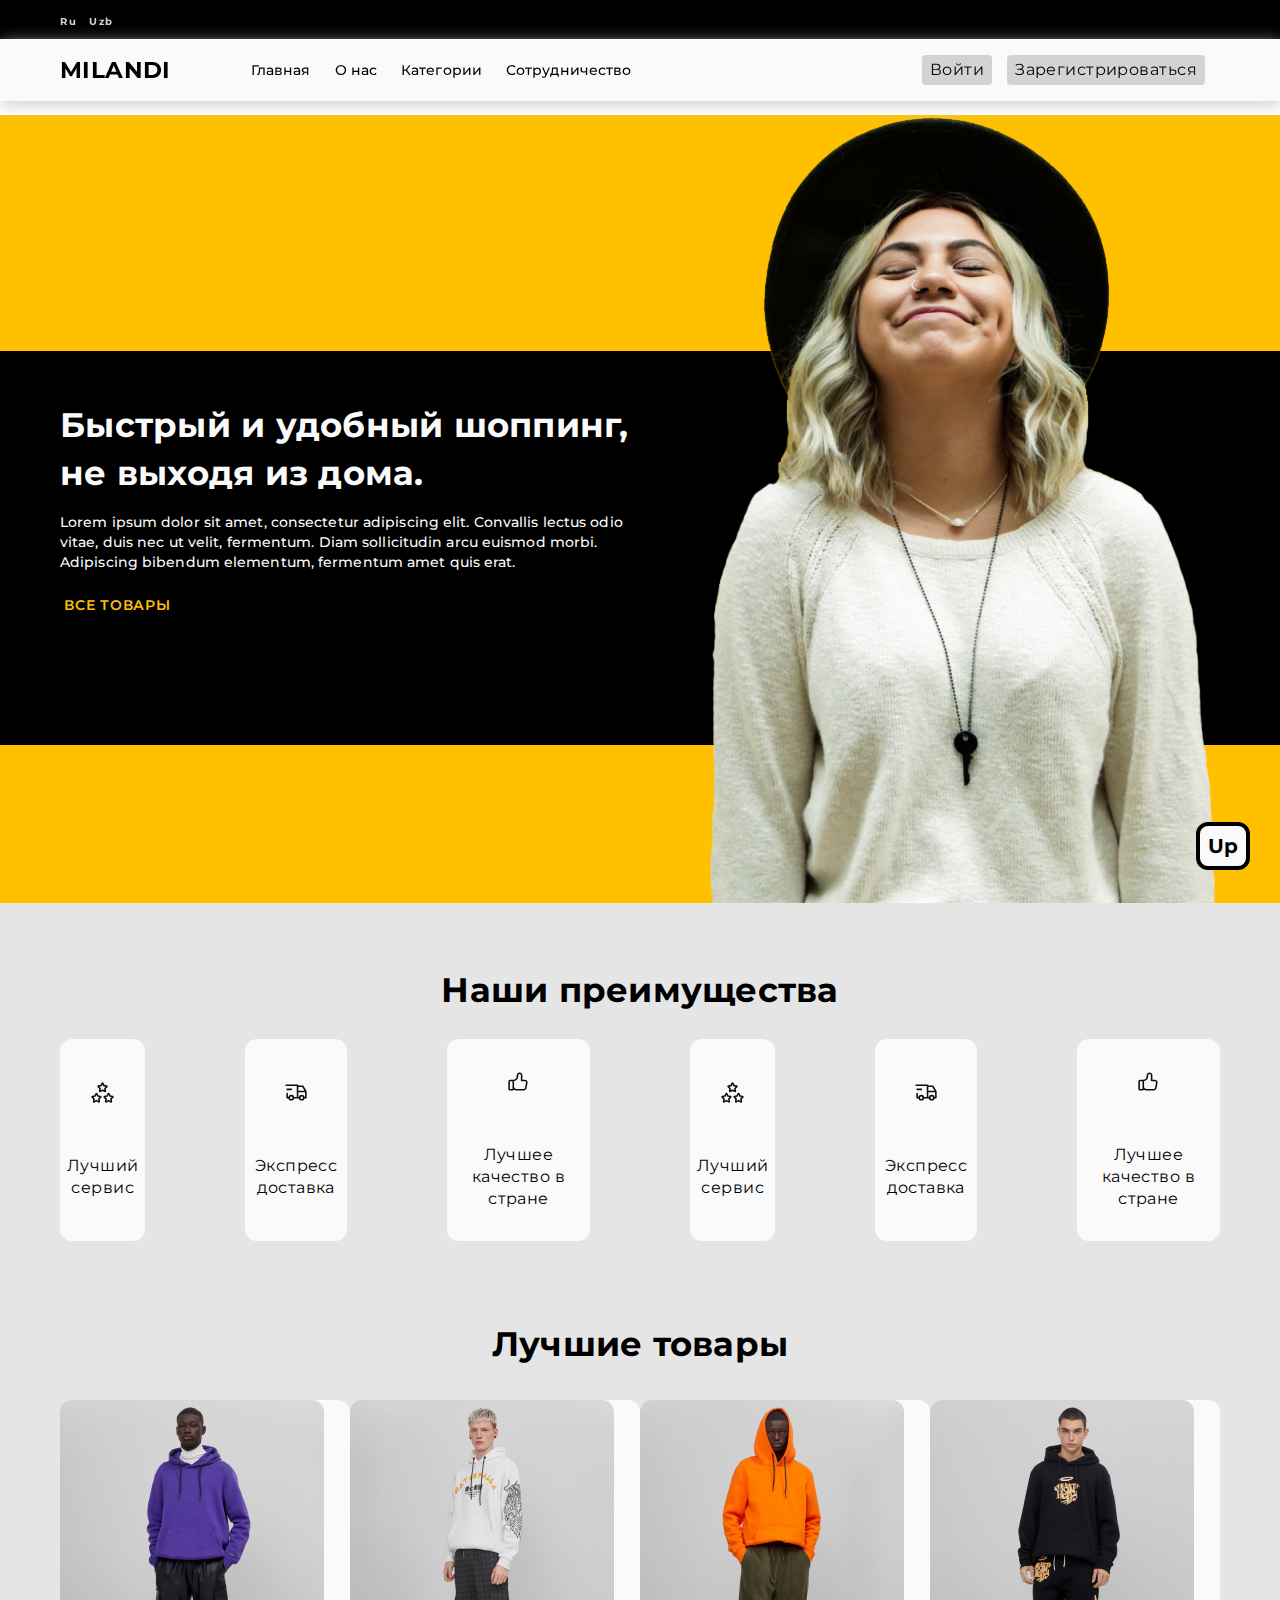
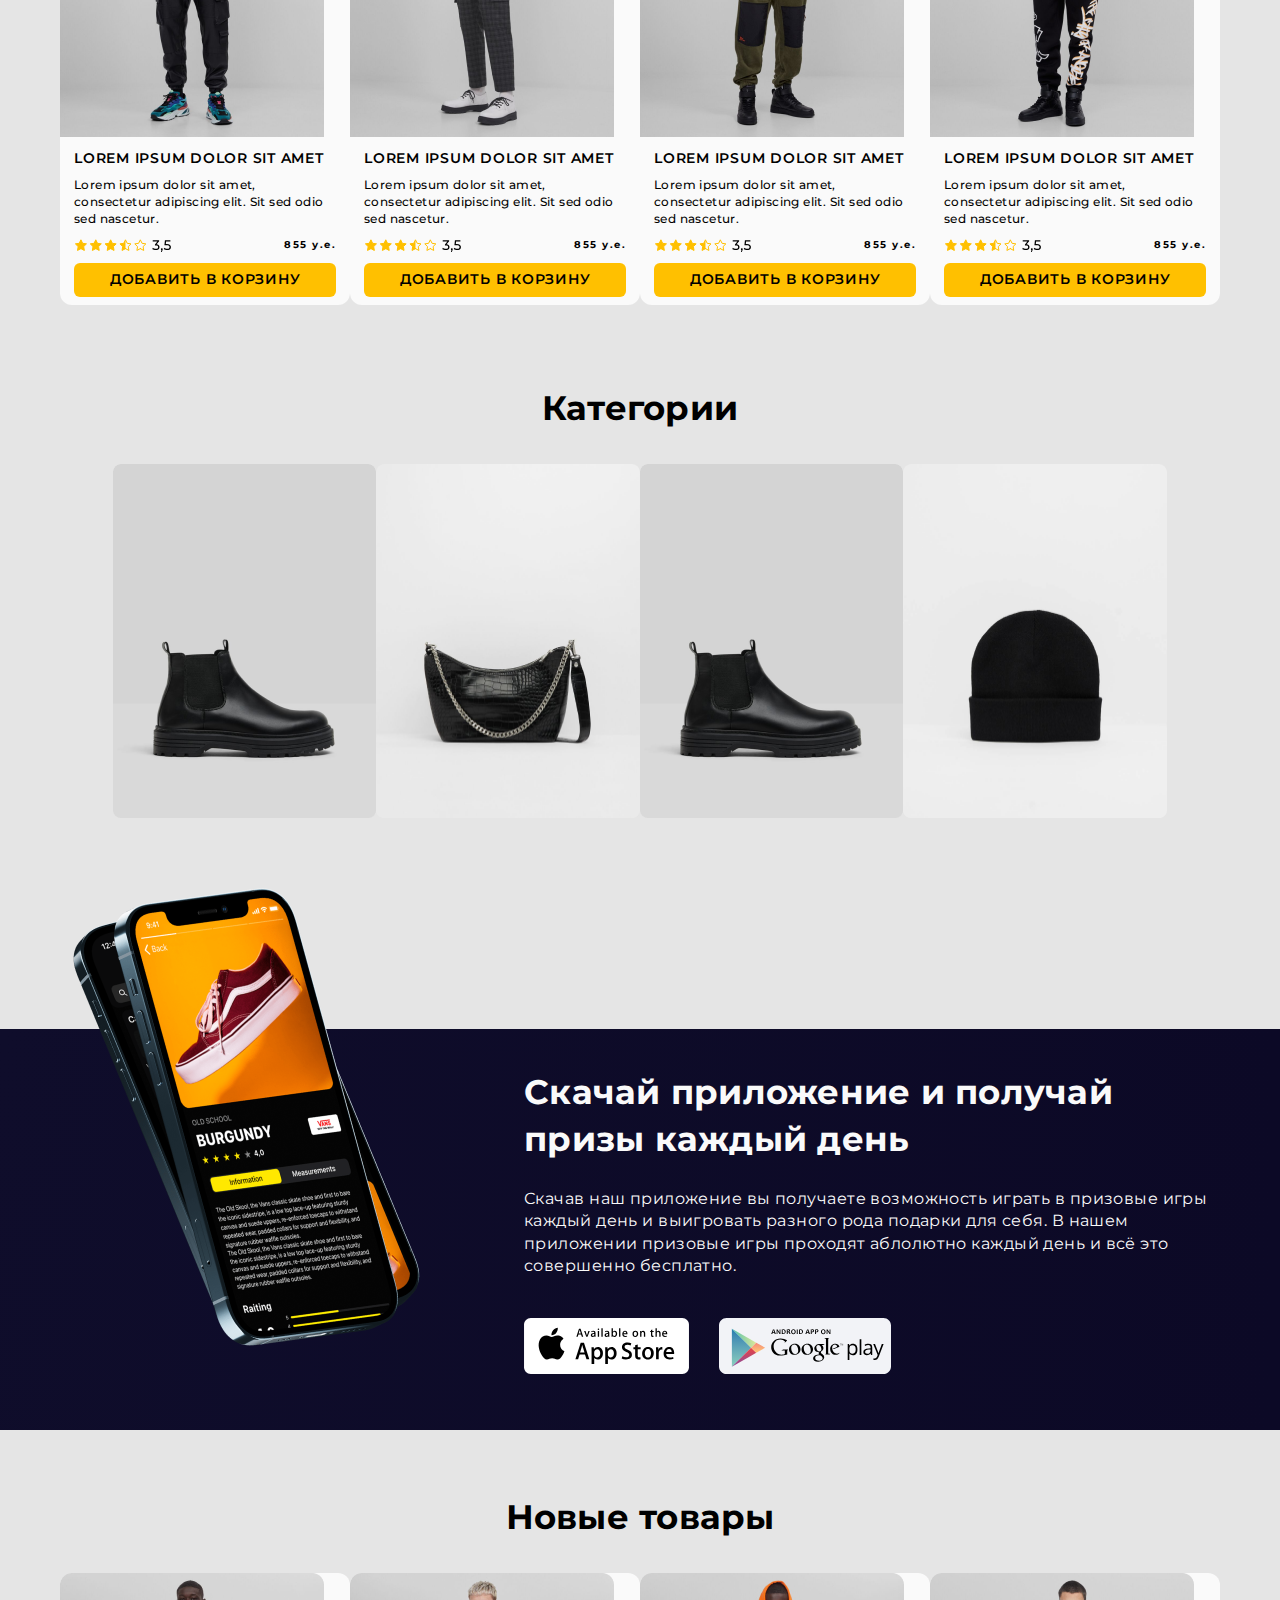
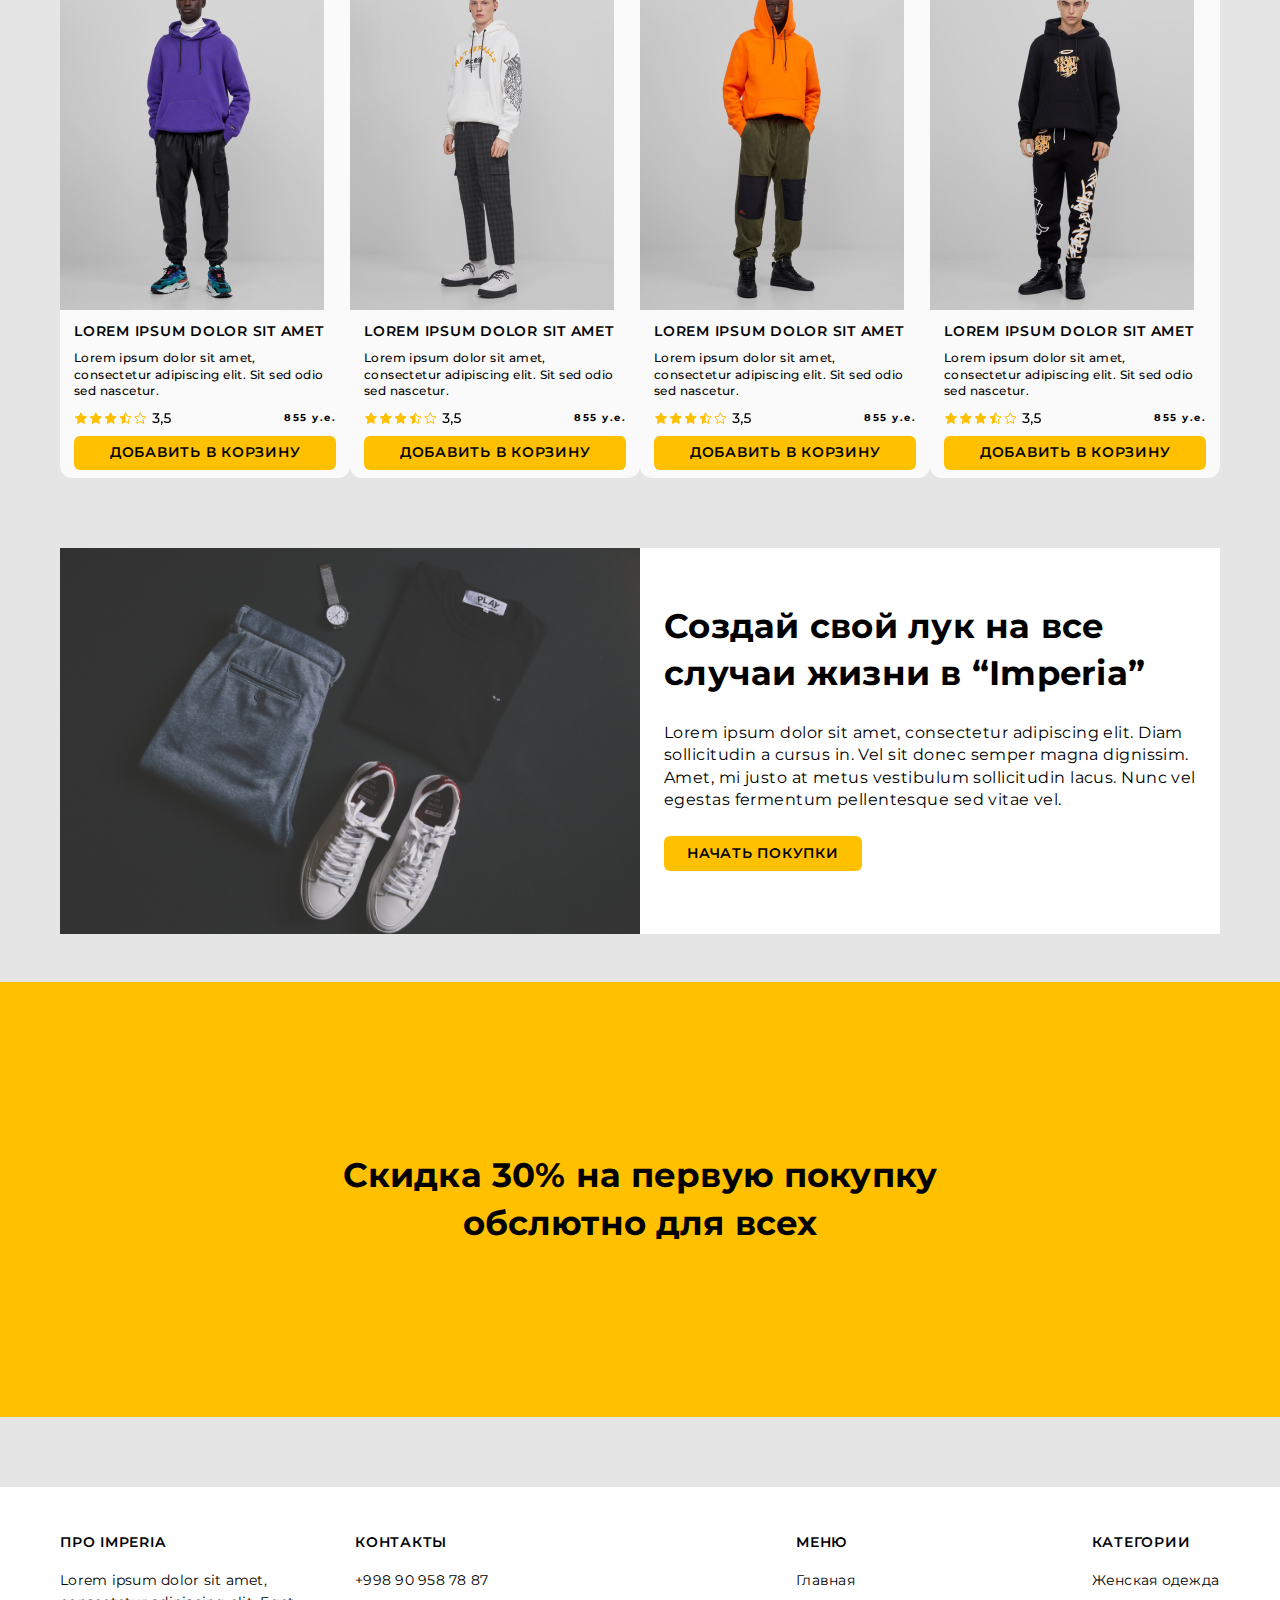
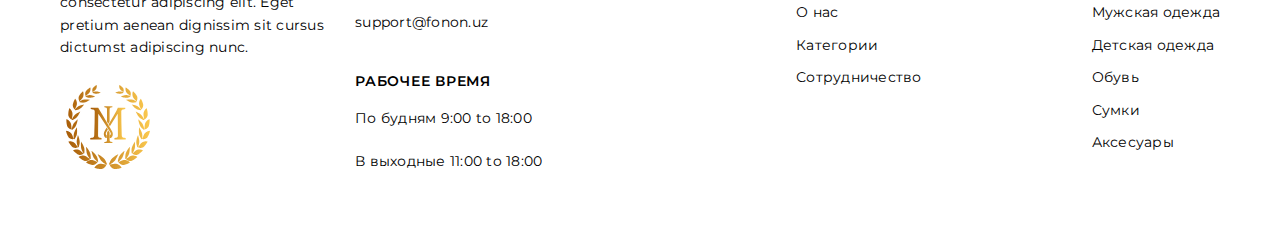
<file: index.html>
<!DOCTYPE html>
<html lang="en">
  <head>
    <meta charset="UTF-8" />
    <meta http-equiv="X-UA-Compatible" content="IE=edge" />
    <meta name="viewport" content="width=device-width, initial-scale=1.0" />
    <title>Home</title>
    <link
      rel="stylesheet"
      href="https://unicons.iconscout.com/release/v4.0.0/css/line.css" />
    <link
      rel="stylesheet"
      href="https://cdnjs.cloudflare.com/ajax/libs/OwlCarousel2/2.3.4/assets/owl.carousel.min.css"
      integrity="sha512-tS3S5qG0BlhnQROyJXvNjeEM4UpMXHrQfTGmbQ1gKmelCxlSEBUaxhRBj/EFTzpbP4RVSrpEikbmdJobCvhE3g=="
      crossorigin="anonymous"
      referrerpolicy="no-referrer" />
    <link
      rel="stylesheet"
      href="https://cdnjs.cloudflare.com/ajax/libs/OwlCarousel2/2.3.4/assets/owl.theme.default.min.css"
      integrity="sha512-sMXtMNL1zRzolHYKEujM2AqCLUR9F2C4/05cdbxjjLSRvMQIciEPCQZo++nk7go3BtSuK9kfa/s+a4f4i5pLkw=="
      crossorigin="anonymous"
      referrerpolicy="no-referrer" />
    <link rel="stylesheet" href="css/compressed/home.min.css" />
    <link rel="icon" href="images/Logo.svg">
  </head>
  <body>
    <button id="backtop" style="opacity: 1">
      <a href="#">Up</a>
    </button>
    <nav>
      <section class="nav1">
        <div class="container">
          <a href="#">Ru</a>
          <a href="#">Uzb</a>
        </div>
      </section>
      <section id="navbar" class="nav2 navbarshrink">
        <div class="container">
          <div class="nav__left">
            <h1>MILANDI</h1>
            <ul>
              <li><a href="index.html">Главная</a></li>
              <li><a href="about.html">О нас</a></li>
              <li><a href="categories.html">Категории</a></li>
              <li><a href="cooperation.html">Сотрудничество</a></li>
            </ul>
          </div>
          <div class="nav__right">
            <button><a href="profile_page.html">Войти</a></button>
            <button><a href="pro76.html">Зарегистрироваться</a></button>
            <a href="zakaz.html"><i class="uil uil-shopping-cart-alt"></i></a>
          </div>
        </div>
      </section>
      <section id="navbar" class="nav__res">
        <div class="container">
          <div class="hamburger">
            <div class="left">
              <i class="uil uil-bars" onclick="openNavbar()"></i>
              <img src="images/Logo.svg" alt="" />
            </div>
            <a href="zakaz.html"><i class="uil uil-shopping-cart-alt"></i></a>
          </div>
          <div id="navbar-responsive">
            <i
              id="navbar-close"
              class="uil uil-multiply"
              onclick="closeNavbar()"></i>
            <div class="hamcontent">
              <a href="index.html">Главная</a>
              <a href="about.html">О нас</a>
              <a href="best_categories.html">Категории</a>
              <a href="cooperation.html">Сотрудничество</a>
              <div class="buttons">
                <button><a href="zakaz.html">Регестрайция</a></button>
                <button><a href="profile_page.html">Вход</a></button>
              </div>
            </div>
          </div>
        </div>
      </section>
    </nav>
    <main>
      <section id="s1">
        <img class="img" src="images/home/black.png" alt="" />
        <div class="container">
          <div class="s1__left">
            <h1>Быстрый и удобный шоппинг, не выходя из дома.</h1>
            <p>
              Lorem ipsum dolor sit amet, consectetur adipiscing elit. Convallis
              lectus odio vitae, duis nec ut velit, fermentum. Diam sollicitudin
              arcu euismod morbi. Adipiscing bibendum elementum, fermentum amet
              quis erat.
            </p>
            <a href="categories.html"
              ><i class="uil uil-play"></i> Все товары</a
            >
          </div>
          <div class="s1__right">
            <img src="images/home/girl.svg" alt="" />
          </div>
        </div>
      </section>
      <section id="s2">
        <div class="container">
          <div class="s1__left">
            <h1>Быстрый и удобный шоппинг, не выходя из дома.</h1>
            <p>
              Lorem ipsum dolor sit amet, consectetur adipiscing elit. Convallis
              lectus odio vitae, duis nec ut velit, fermentum. Diam sollicitudin
              arcu euismod morbi. Adipiscing bibendum elementum, fermentum amet
              quis erat.
            </p>
            <a href="categories.html"
              ><i class="uil uil-play"></i> Все товары</a
            >
          </div>
          <h1>Наши преимущества</h1>
          <div class="owl-carousel owl-theme">
            <div class="item">
              <img src="images/home/stars.svg" alt="" />
              <p>Лучший сервис</p>
            </div>
            <div class="item">
              <img src="images/home/truck.svg" alt="" />
              <p>Экспресс доставка</p>
            </div>
            <div class="item">
              <img src="images/home/like.svg" alt="" />
              <p>Лучшее качество в стране</p>
            </div>
            <div class="item">
              <img src="images/home/stars.svg" alt="" />
              <p>Лучший сервис</p>
            </div>
            <div class="item">
              <img src="images/home/truck.svg" alt="" />
              <p>Экспресс доставка</p>
            </div>
            <div class="item">
              <img src="images/home/like.svg" alt="" />
              <p>Лучшее качество в стране</p>
            </div>
          </div>
        </div>
      </section>
      <section id="s3">
        <div class="container">
          <h1>Лучшие товары</h1>
          <div class="owl-carousel owl-theme">
            <div class="item">
              <img src="images/home/card1.png" alt="" />
              <div class="card_text_res">
                <img src="images/home/rate.svg" alt="" />
                <h2>Lorem ipsum dolor sit amet</h2>
                <h6>855 у.е.</h6>
              </div>
              <div class="card_text">
                <h2>Lorem ipsum dolor sit amet</h2>
                <p>
                  Lorem ipsum dolor sit amet, consectetur adipiscing elit. Sit
                  sed odio sed nascetur.
                </p>
                <div class="rate">
                  <img src="images/home/rate.svg" alt="" />
                  <h6>855 у.е.</h6>
                </div>
                <button><a href="zakaz.html">Добавить в корзину</a></button>
              </div>
            </div>
            <div class="item">
              <img src="images/home/card2.png" alt="" />
              <div class="card_text_res">
                <img src="images/home/rate.svg" alt="" />
                <h2>Lorem ipsum dolor sit amet</h2>
                <h6>855 у.е.</h6>
              </div>
              <div class="card_text">
                <h2>Lorem ipsum dolor sit amet</h2>
                <p>
                  Lorem ipsum dolor sit amet, consectetur adipiscing elit. Sit
                  sed odio sed nascetur.
                </p>
                <div class="rate">
                  <img src="images/home/rate.svg" alt="" />
                  <h6>855 у.е.</h6>
                </div>
                <button><a href="zakaz.html">Добавить в корзину</a></button>
              </div>
            </div>
            <div class="item">
              <img src="images/home/card3.png" alt="" />
              <div class="card_text_res">
                <img src="images/home/rate.svg" alt="" />
                <h2>Lorem ipsum dolor sit amet</h2>
                <h6>855 у.е.</h6>
              </div>
              <div class="card_text">
                <h2>Lorem ipsum dolor sit amet</h2>
                <p>
                  Lorem ipsum dolor sit amet, consectetur adipiscing elit. Sit
                  sed odio sed nascetur.
                </p>
                <div class="rate">
                  <img src="images/home/rate.svg" alt="" />
                  <h6>855 у.е.</h6>
                </div>
                <button><a href="zakaz.html">Добавить в корзину</a></button>
              </div>
            </div>
            <div class="item">
              <img src="images/home/card4.png" alt="" />
              <div class="card_text_res">
                <img src="images/home/rate.svg" alt="" />
                <h2>Lorem ipsum dolor sit amet</h2>
                <h6>855 у.е.</h6>
              </div>
              <div class="card_text">
                <h2>Lorem ipsum dolor sit amet</h2>
                <p>
                  Lorem ipsum dolor sit amet, consectetur adipiscing elit. Sit
                  sed odio sed nascetur.
                </p>
                <div class="rate">
                  <img src="images/home/rate.svg" alt="" />
                  <h6>855 у.е.</h6>
                </div>
                <button><a href="zakaz.html">Добавить в корзину</a></button>
              </div>
            </div>
          </div>
        </div>
      </section>
      <section id="s4">
        <div class="container">
          <h1>Категории</h1>
          <div class="owl-carousel owl-theme">
            <div class="item">
              <img src="images/home/category2.png" alt="" />
              <a href="">Женская обувь</a>
              <button><a href="">Женская обувь</a></button>
            </div>
            <div class="item">
              <img src="images/home/category1.png" alt="" />
              <a href="">женские сумки</a>
              <button><a href="">женские сумки</a></button>
            </div>
            <div class="item">
              <img src="images/home/category2.png" alt="" />
              <a href="">Женская обувь</a>
              <button><a href="">Женская обувь</a></button>
            </div>
            <div class="item">
              <img src="images/home/category3.png" alt="" />
              <a href="">женские шапки</a>
              <button><a href="">женские шапки</a></button>
            </div>
          </div>
        </div>
      </section>
      <section id="s5">
        <div class="container">
          <img class="phone" src="images/home/phone.png" alt="" />
          <div class="text">
            <h1>Скачай приложение и получай призы каждый день</h1>
            <p>
              Скачав наш приложение вы получаете возможность играть в призовые
              игры каждый день и выигровать разного рода подарки для себя. В
              нашем приложении призовые игры проходят аблолютно каждый день и
              всё это совершенно бесплатно.
            </p>
            <div class="store">
              <img src="images/home/app_store.svg" alt="" />
              <img src="images/home/play_store.svg" alt="" />
            </div>
          </div>
        </div>
      </section>
      <section id="s3" class="s6">
        <div class="container">
          <h1>Новые товары</h1>
          <div class="owl-carousel owl-theme">
            <div class="item">
              <img src="images/home/card1.png" alt="" />
              <div class="card_text_res">
                <img src="images/home/rate.svg" alt="" />
                <h2>Lorem ipsum dolor sit amet</h2>
                <h6>855 у.е.</h6>
              </div>
              <div class="card_text">
                <h2>Lorem ipsum dolor sit amet</h2>
                <p>
                  Lorem ipsum dolor sit amet, consectetur adipiscing elit. Sit
                  sed odio sed nascetur.
                </p>
                <div class="rate">
                  <img src="images/home/rate.svg" alt="" />
                  <h6>855 у.е.</h6>
                </div>
                <button><a href="zakaz.html">Добавить в корзину</a></button>
              </div>
            </div>
            <div class="item">
              <img src="images/home/card2.png" alt="" />
              <div class="card_text_res">
                <img src="images/home/rate.svg" alt="" />
                <h2>Lorem ipsum dolor sit amet</h2>
                <h6>855 у.е.</h6>
              </div>
              <div class="card_text">
                <h2>Lorem ipsum dolor sit amet</h2>
                <p>
                  Lorem ipsum dolor sit amet, consectetur adipiscing elit. Sit
                  sed odio sed nascetur.
                </p>
                <div class="rate">
                  <img src="images/home/rate.svg" alt="" />
                  <h6>855 у.е.</h6>
                </div>
                <button><a href="zakaz.html">Добавить в корзину</a></button>
              </div>
            </div>
            <div class="item">
              <img src="images/home/card3.png" alt="" />
              <div class="card_text_res">
                <img src="images/home/rate.svg" alt="" />
                <h2>Lorem ipsum dolor sit amet</h2>
                <h6>855 у.е.</h6>
              </div>
              <div class="card_text">
                <h2>Lorem ipsum dolor sit amet</h2>
                <p>
                  Lorem ipsum dolor sit amet, consectetur adipiscing elit. Sit
                  sed odio sed nascetur.
                </p>
                <div class="rate">
                  <img src="images/home/rate.svg" alt="" />
                  <h6>855 у.е.</h6>
                </div>
                <button><a href="zakaz.html">Добавить в корзину</a></button>
              </div>
            </div>
            <div class="item">
              <img src="images/home/card4.png" alt="" />
              <div class="card_text_res">
                <img src="images/home/rate.svg" alt="" />
                <h2>Lorem ipsum dolor sit amet</h2>
                <h6>855 у.е.</h6>
              </div>
              <div class="card_text">
                <h2>Lorem ipsum dolor sit amet</h2>
                <p>
                  Lorem ipsum dolor sit amet, consectetur adipiscing elit. Sit
                  sed odio sed nascetur.
                </p>
                <div class="rate">
                  <img src="images/home/rate.svg" alt="" />
                  <h6>855 у.е.</h6>
                </div>
                <button><a href="zakaz.html">Добавить в корзину</a></button>
              </div>
            </div>
          </div>
        </div>
      </section>
      <section id="s7">
        <div class="container">
          <div class="card">
            <img src="images/home/img.png" alt="" />
            <div class="s7__text">
              <h1>Создай свой лук на все случаи жизни в “Imperia”</h1>
              <p>
                Lorem ipsum dolor sit amet, consectetur adipiscing elit. Diam
                sollicitudin a cursus in. Vel sit donec semper magna dignissim.
                Amet, mi justo at metus vestibulum sollicitudin lacus. Nunc vel
                egestas fermentum pellentesque sed vitae vel.
              </p>
              <button><a href="pro76.html">начать покупки</a></button>
            </div>
          </div>
        </div>
      </section>
      <section id="s8">
        <div class="container">
          <h1>Скидка 30% на первую покупку обслютно для всех</h1>
        </div>
      </section>
    </main>
    <footer>
      <div class="container">
        <div class="footer_res">
          <p>
            High fidelity wireframes include more real content, specific
            typography choices, and information on image.
          </p>
          <ul>
            <li><a href="categories.html">Catalog</a></li>
            <li><a href="best_categories.html">Popular</a></li>
            <li><a href="filter.html">Pricing</a></li>
            <li><a href="pro76.html">Features</a></li>
            <li><a href="about.html">About</a></li>
            <li><a href="profile_page.html">Blog</a></li>
            <li><a href="cooperation.html">Contacts</a></li>
          </ul>
          <hr />
          <div class="location">
            <div class="thing">
              <i class="uil uil-location-point"></i>
              <a
                >Los Angeles,<br />
                359 Hidden Valley Road</a
              >
            </div>
            <div class="thing">
              <i class="uil uil-envelope"></i>
              <a href="">Hellohero@gmail.com</a>
            </div>
          </div>
        </div>
        <div class="footer">
          <div class="footer_left">
            <div class="left">
              <h6>про imperia</h6>
              <p>
                Lorem ipsum dolor sit amet, consectetur adipiscing elit. Eget
                pretium aenean dignissim sit cursus dictumst adipiscing nunc.
              </p>
              <img src="images/footer_logo.svg" alt="" />
            </div>
            <div class="right">
              <h6>контакты</h6>
              <p><a href="">+998 90 958 78 87</a></p>
              <p><a href="">support@fonon.uz</a></p>
              <h6 class="mt">рабочее время</h6>
              <p>По будням 9:00 to 18:00</p>
              <p>В выходные 11:00 to 18:00</p>
            </div>
          </div>
          <div class="footer_right">
            <div class="left">
              <h6>Меню</h6>
              <ul>
                <li><a href="index.html">Главная</a></li>
                <li><a href="about.html">О нас</a></li>
                <li><a href="categories.html">Категории</a></li>
                <li><a href="cooperation.html">Сотрудничество</a></li>
              </ul>
            </div>
            <div class="right">
              <h6>категории</h6>
              <ul>
                <li><a href="">Женская одежда</a></li>
                <li><a href="">Мужская одежда</a></li>
                <li><a href="">Детская одежда</a></li>
                <li><a href="">Обувь</a></li>
                <li><a href="">Сумки</a></li>
                <li><a href="">Аксесуары</a></li>
              </ul>
            </div>
          </div>
        </div>
      </div>
    </footer>
    <script src="js/smth.js"></script>
    <script
      src="https://cdnjs.cloudflare.com/ajax/libs/jquery/3.6.3/jquery.min.js"
      integrity="sha512-STof4xm1wgkfm7heWqFJVn58Hm3EtS31XFaagaa8VMReCXAkQnJZ+jEy8PCC/iT18dFy95WcExNHFTqLyp72eQ=="
      crossorigin="anonymous"
      referrerpolicy="no-referrer"></script>
    <script
      src="https://cdnjs.cloudflare.com/ajax/libs/OwlCarousel2/2.3.4/owl.carousel.min.js"
      integrity="sha512-bPs7Ae6pVvhOSiIcyUClR7/q2OAsRiovw4vAkX+zJbw3ShAeeqezq50RIIcIURq7Oa20rW2n2q+fyXBNcU9lrw=="
      crossorigin="anonymous"
      referrerpolicy="no-referrer"></script>
    <script>
      $("#s2 .owl-carousel").owlCarousel({
        loop: true,
        margin: 10,
        responsive: {
          0: {
            items: 1,
          },
          500: {
            margin: 20,
            items: 2,
            margin: 30,
          },
          900: {
            items: 3,
            margin: 60,
          },
          1000: {
            margin: 100,
          },
          1100: {
            margin: 140,
          },
        },
      });
    </script>
    <script>
      $("#s3 .owl-carousel").owlCarousel({
        loop: true,
        margin: 30,
        responsive: {
          0: {
            items: 1,
          },
          400: {
            items: 2,
          },
          900: {
            items: 3,
          },
          1100: {
            items: 4,
          },
        },
      });
    </script>
    <script>
      $("#s4 .owl-carousel").owlCarousel({
        loop: true,
        margin: 30,
        responsive: {
          0: {
            items: 1,
          },
          400: {
            items: 2,
          },
          800: {
            items: 3,
          },
          1100: {
            items: 4,
          },
        },
      });
    </script>
  </body>
</html>
</file>
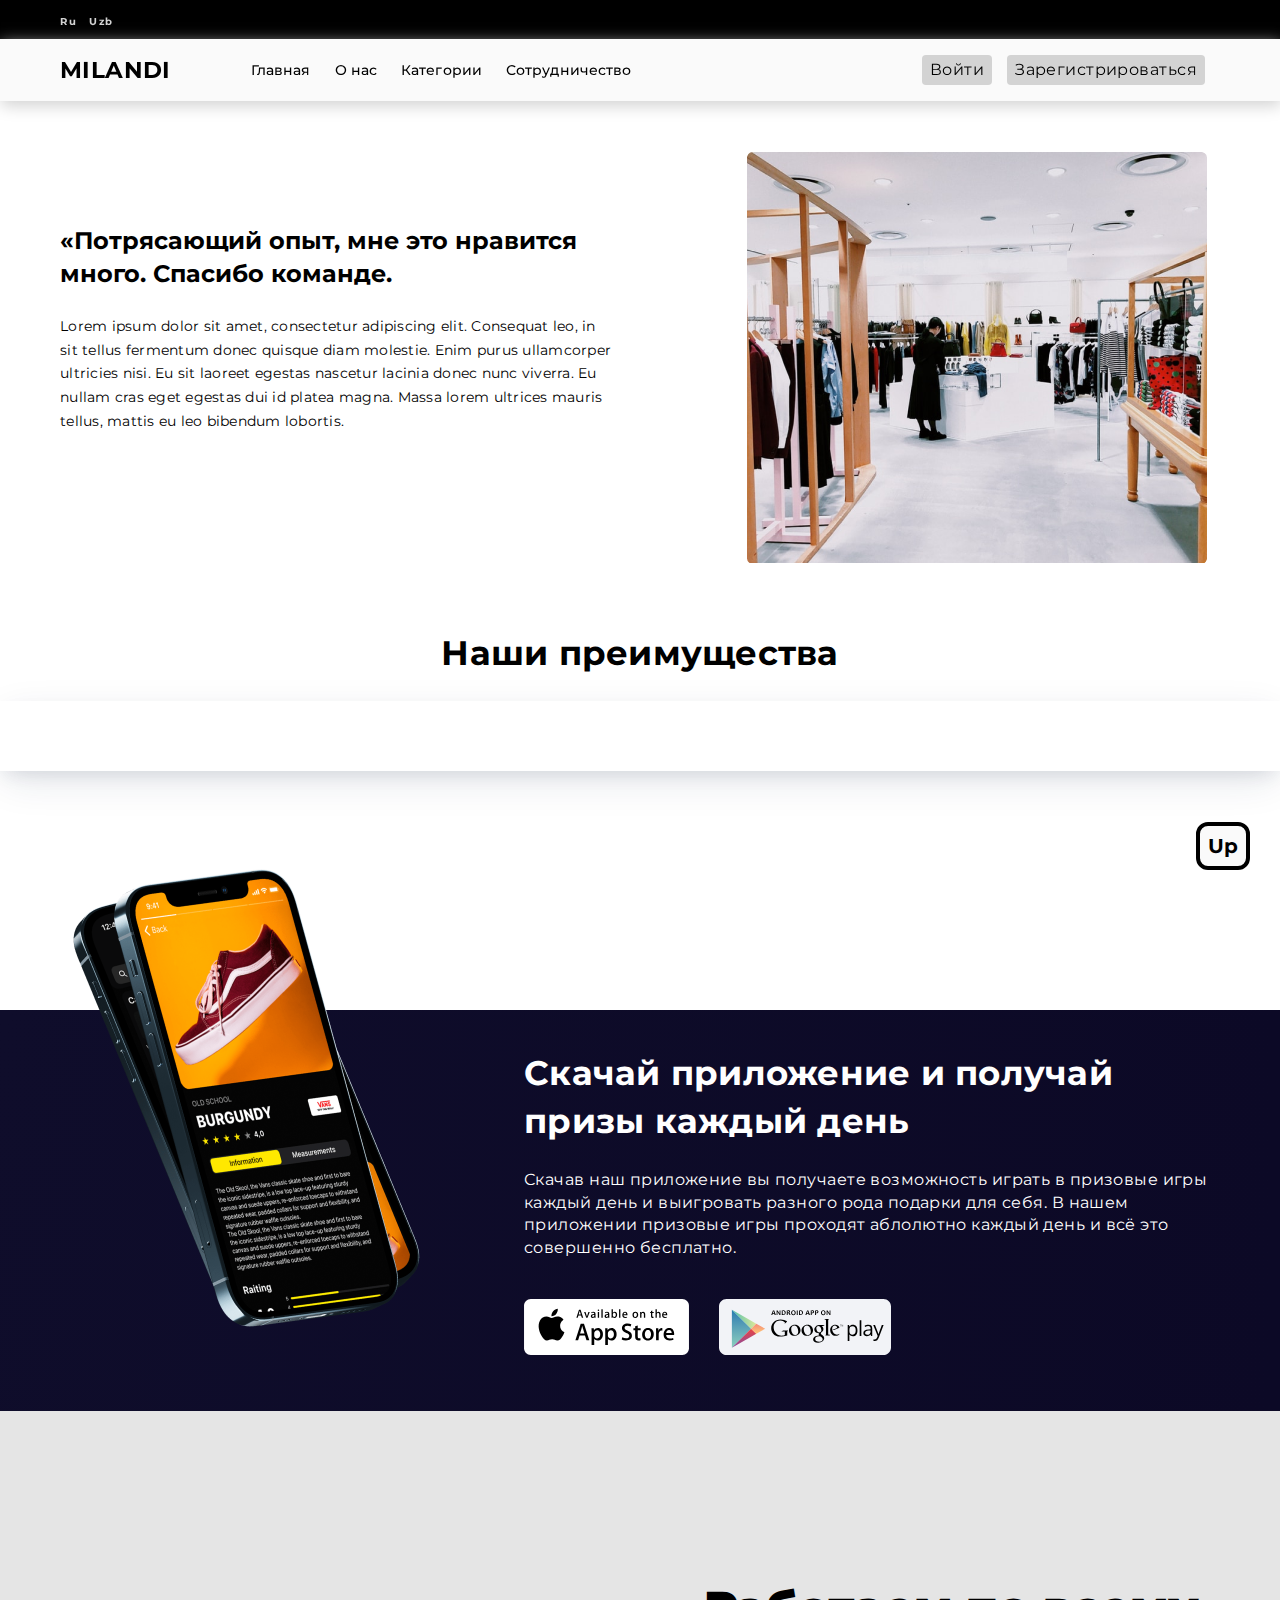
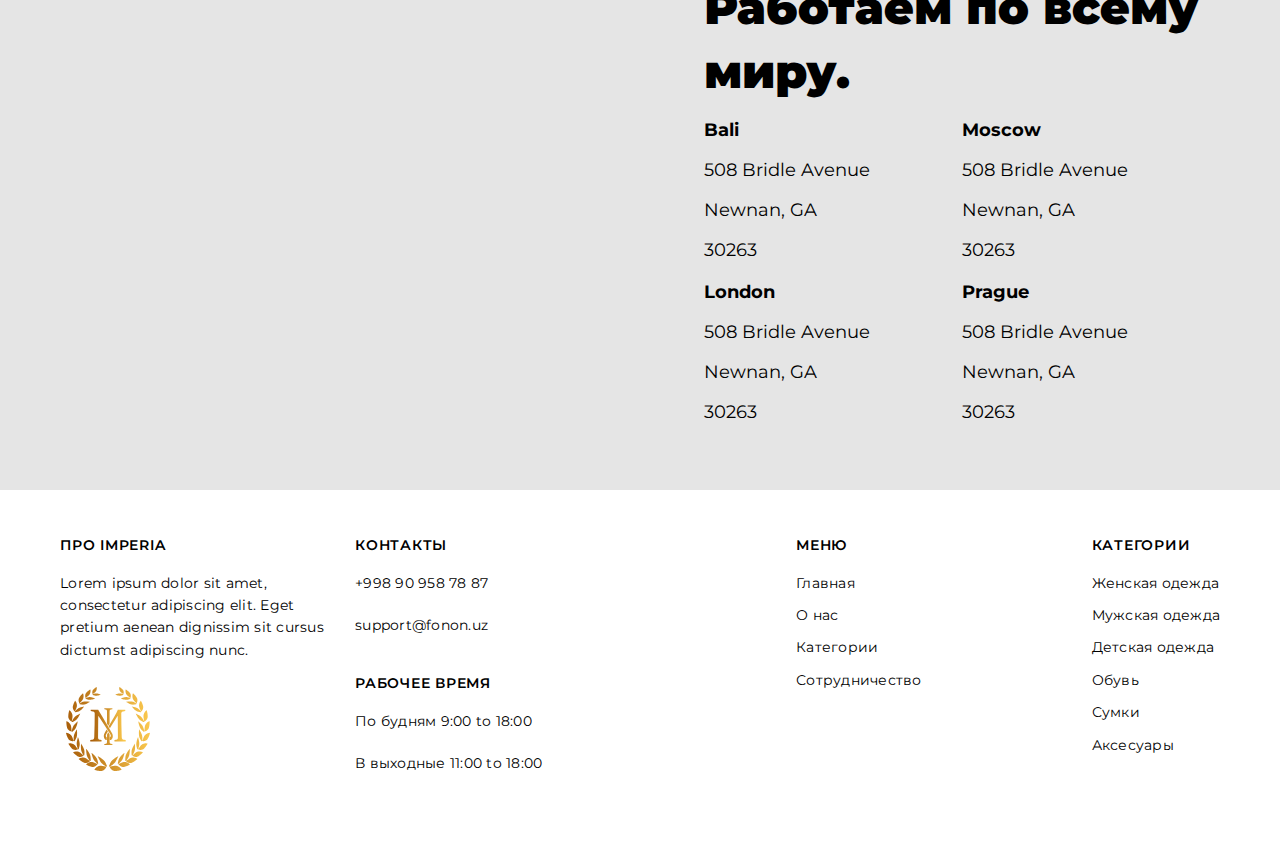
<file: about.html>
<!DOCTYPE html>
<html lang="en">
  <head>
    <meta charset="UTF-8" />
    <meta http-equiv="X-UA-Compatible" content="IE=edge" />
    <meta name="viewport" content="width=device-width, initial-scale=1.0" />
    <title>Abdulaziz</title>
    <link
      rel="stylesheet"
      href="https://unicons.iconscout.com/release/v4.0.0/css/line.css"
    />
    <link
      rel="stylesheet"
      href="https://cdnjs.cloudflare.com/ajax/libs/OwlCarousel2/2.3.4/assets/owl.carousel.min.css"
      integrity="sha512-tS3S5qG0BlhnQROyJXvNjeEM4UpMXHrQfTGmbQ1gKmelCxlSEBUaxhRBj/EFTzpbP4RVSrpEikbmdJobCvhE3g=="
      crossorigin="anonymous"
      referrerpolicy="no-referrer"
    />
    <link
      rel="stylesheet"
      href="https://cdnjs.cloudflare.com/ajax/libs/OwlCarousel2/2.3.4/assets/owl.theme.default.min.css"
      integrity="sha512-sMXtMNL1zRzolHYKEujM2AqCLUR9F2C4/05cdbxjjLSRvMQIciEPCQZo++nk7go3BtSuK9kfa/s+a4f4i5pLkw=="
      crossorigin="anonymous"
      referrerpolicy="no-referrer"
    />
    <link rel="stylesheet" href="css/compressed/about.min.css" />
    <link rel="icon" href="images/Logo.svg">
  </head>
  <body>
    <button id="backtop" style="opacity: 1">
      <a href="#">Up</a>
    </button>
    <nav>
      <section class="nav1">
        <div class="container">
          <a href="#">Ru</a>
          <a href="#">Uzb</a>
        </div>
      </section>
      <section id="navbar" class="nav2 navbarshrink">
        <div class="container">
          <div class="nav__left">
            <h1>MILANDI</h1>
            <ul>
              <li><a href="index.html">Главная</a></li>
              <li><a href="about.html">О нас</a></li>
              <li><a href="best_categories.html">Категории</a></li>
              <li><a href="cooperation.html">Сотрудничество</a></li>
            </ul>
          </div>
          <div class="nav__right">
            <button><a href="profile_page.html">Войти</a></button>
            <button><a href="pro76.html">Зарегистрироваться</a></button>
            <a href="zakaz.html"><i class="uil uil-shopping-cart-alt"></i></a>
          </div>
        </div>
      </section>
      <section id="navbar" class="nav__res">
        <div class="container">
          <div class="hamburger">
            <div class="left">
              <i class="uil uil-bars" onclick="openNavbar()"></i>
              <img src="images/Logo.svg" alt="" />
            </div>
            <a href="zakaz.html"><i class="uil uil-shopping-cart-alt"></i></a>
          </div>
          <div id="navbar-responsive">
            <i
              id="navbar-close"
              class="uil uil-multiply"
              onclick="closeNavbar()"
            ></i>
            <div class="hamcontent">
              <a href="index.html">Главная</a>
              <a href="about.html">О нас</a>
              <a href="pricing.html">Категории</a>
              <a href="work.html">Сотрудничество</a>
              <div class="buttons">
                <button><a href="desktop2.html">Регестрайция</a></button>
                <button><a href="profile_page.html">Вход</a></button>
              </div>
            </div>
          </div>
        </div>
      </section>
    </nav>
    <main>
      <!-- start home -->
      <section id="home">
        <div class="container">
          <div class="home-row">
            <div class="home_top">
              <h1>О нас</h1>
            </div>

            <div class="home-contact">
              <div class="home-left">
                <h2>
                  «Потрясающий опыт, мне это нравится много. Спасибо команде.
                </h2>
                <p>
                  Lorem ipsum dolor sit amet, consectetur adipiscing elit.
                  Consequat leo, in sit tellus fermentum donec quisque diam
                  molestie. Enim purus ullamcorper ultricies nisi. Eu sit
                  laoreet egestas nascetur lacinia donec nunc viverra. Eu nullam
                  cras eget egestas dui id platea magna. Massa lorem ultrices
                  mauris tellus, mattis eu leo bibendum lobortis.
                </p>
              </div>

              <div class="home-right">
                <img src="./images/about/about1.png" alt="about" />
              </div>
            </div>

            <div class="home_bottom">
              <h2>Наши преимущества</h2>
            </div>
          </div>
        </div>
      </section>

      <!-- start  -->

      <section id="ekssper">
        <div class="container">
          <div class="ekisper-row" id="owl">
            <div class="owl-carousel owl-theme owl1">
              <div class="item">
                <div class="card">
                  <img src="./images/about/servis.svg" alt="" />
                  <p>Экспресс доставка</p>
                </div>
              </div>

              <div class="item">
                <div class="card">
                  <img src="./images/about/ekspers.svg" alt="" />
                  <p>Экспресс доставка</p>
                </div>
              </div>

              <div class="item">
                <div class="card">
                  <img src="./images/about/like.svg" alt="" />
                  <p>Экспресс доставка</p>
                </div>
              </div>

              <div class="item">
                <div class="card">
                  <img src="./images/about/servis.svg" alt="" />
                  <p>Экспресс доставка</p>
                </div>
              </div>
            </div>
          </div>
        </div>
      </section>

            <!-- start  -->
            <section id="s5">
              <div class="container">
                <img class="phone" src="images/home/phone.png" alt="" />
                <div class="text">
                  <h1>Скачай приложение и получай призы каждый день</h1>
                  <p>
                    Скачав наш приложение вы получаете возможность играть в призовые
                    игры каждый день и выигровать разного рода подарки для себя. В
                    нашем приложении призовые игры проходят аблолютно каждый день и
                    всё это совершенно бесплатно.
                  </p>
                  <div class="store">
                    <img src="images/home/app_store.svg" alt="" />
                    <img src="images/home/play_store.svg" alt="" />
                  </div>
                </div>
              </div>
            </section>

      <!-- start map -->
      <section id="map">
        <div class="container">
          <div class="map-row">
            <div class="map-left">
              <iframe
                src="https://www.google.com/maps/embed?pb=!1m18!1m12!1m3!1d6307.052313311275!2d-122.4224989237833!3d37.77770736903551!2m3!1f0!2f0!3f0!3m2!1i1024!2i768!4f13.1!3m3!1m2!1s0x8085808eb456e2dd%3A0xcb1742ab59d38bda!2z0KHQuNCy0LjQuiDQodC10L3RgtC10YAsINCh0LDQvS3QpNGA0LDQvdGG0LjRgdC60L4sINCa0LDQu9C40YTQvtGA0L3QuNGPIDk0MTAyLCDQodCo0JA!5e0!3m2!1sru!2s!4v1677355334313!5m2!1sru!2s"
                width="600"
                height="450"
                style="border: 0"
                allowfullscreen=""
                loading="lazy"
                referrerpolicy="no-referrer-when-downgrade"
              ></iframe>
            </div>

            <div class="map-right">
              <div class="right-top">
                <h1>Работаем по всему миру.</h1>
              </div>

              <div class="right-content">
                <div class="card-right">
                  <ul>
                    <li>
                      <h3>Bali</h3>
                    </li>
                    <li>
                      <p>508 Bridle Avenue</p>
                    </li>
                    <li>
                      <p>Newnan, GA</p>
                    </li>
                    <li>
                      <p>30263</p>
                    </li>

                
                  </ul>
                </div>

                <div class="card-right">
                  <ul>
                    <li>
                      <h3>Moscow</h3>
                    </li>
                    <li>
                      <p>508 Bridle Avenue</p>
                    </li>
                    <li>
                      <p>Newnan, GA</p>
                    </li>
                    <li>
                      <p>30263</p>
                    </li>

                
                  </ul>
                </div>
                <div class="card-right">
                  <ul>
                    <li>
                      <h3>London</h3>
                    </li>
                    <li>
                      <p>508 Bridle Avenue</p>
                    </li>
                    <li>
                      <p>Newnan, GA</p>
                    </li>
                    <li>
                      <p>30263</p>
                    </li>

                
                  </ul>
                </div>
                <div class="card-right">
                  <ul>
                    <li>
                      <h3>Prague</h3>
                    </li>
                    <li>
                      <p>508 Bridle Avenue</p>
                    </li>
                    <li>
                      <p>Newnan, GA</p>
                    </li>
                    <li>
                      <p>30263</p>
                    </li>

                
                  </ul>
                </div>
              </div>
            </div>
          </div>
        </div>
      </section>


    </main>


    <!-- start footer -->
    <footer>
      <div class="container">
        <div class="footer_res">
          <p>
            High fidelity wireframes include more real content, specific
            typography choices, and information on image.
          </p>
          <ul>
            <li><a href="categories.html">Catalog</a></li>
            <li><a href="best_categories.html">Popular</a></li>
            <li><a href="filter.html">Pricing</a></li>
            <li><a href="pro76.html">Features</a></li>
            <li><a href="about.html">About</a></li>
            <li><a href="profile_page.html">Blog</a></li>
            <li><a href="cooperation.html">Contacts</a></li>
          </ul>
          <hr />
          <div class="location">
            <div class="thing">
              <i class="uil uil-location-point"></i>
              <a
                >Los Angeles,<br />
                359 Hidden Valley Road</a
              >
            </div>
            <div class="thing">
              <i class="uil uil-envelope"></i>
              <a href="">Hellohero@gmail.com</a>
            </div>
          </div>
        </div>
        <div class="footer">
          <div class="footer_left">
            <div class="left">
              <h6>про imperia</h6>
              <p>
                Lorem ipsum dolor sit amet, consectetur adipiscing elit. Eget
                pretium aenean dignissim sit cursus dictumst adipiscing nunc.
              </p>
              <img src="images/footer_logo.svg" alt="" />
            </div>
            <div class="right">
              <h6>контакты</h6>
              <p><a href="">+998 90 958 78 87</a></p>
              <p><a href="">support@fonon.uz</a></p>
              <h6 class="mt">рабочее время</h6>
              <p>По будням 9:00 to 18:00</p>
              <p>В выходные 11:00 to 18:00</p>
            </div>
          </div>
          <div class="footer_right">
            <div class="left">
              <h6>Меню</h6>
              <ul>
                <li><a href="index.html">Главная</a></li>
                <li><a href="about.html">О нас</a></li>
                <li><a href="categories.html">Категории</a></li>
                <li><a href="cooperation.html">Сотрудничество</a></li>
              </ul>
            </div>
            <div class="right">
              <h6>категории</h6>
              <ul>
                <li><a href="">Женская одежда</a></li>
                <li><a href="">Мужская одежда</a></li>
                <li><a href="">Детская одежда</a></li>
                <li><a href="">Обувь</a></li>
                <li><a href="">Сумки</a></li>
                <li><a href="">Аксесуары</a></li>
              </ul>
            </div>
          </div>
        </div>
      </div>
    </footer>
    <script
      src="https://cdnjs.cloudflare.com/ajax/libs/jquery/3.6.3/jquery.min.js"
      integrity="sha512-STof4xm1wgkfm7heWqFJVn58Hm3EtS31XFaagaa8VMReCXAkQnJZ+jEy8PCC/iT18dFy95WcExNHFTqLyp72eQ=="
      crossorigin="anonymous"
      referrerpolicy="no-referrer"
    ></script>
    <script
      src="https://cdnjs.cloudflare.com/ajax/libs/OwlCarousel2/2.3.4/owl.carousel.min.js"
      integrity="sha512-bPs7Ae6pVvhOSiIcyUClR7/q2OAsRiovw4vAkX+zJbw3ShAeeqezq50RIIcIURq7Oa20rW2n2q+fyXBNcU9lrw=="
      crossorigin="anonymous"
      referrerpolicy="no-referrer"
    ></script>
    <script>
      $(" #owl .owl-carousel").owlCarousel({
        loop: true,
        dots: false,
        margin: 20,
        responsive: {
          0: {
            items: 1,
          },
          550: {
            items: 2,
          },
          900: {
            items: 3,
          },
        },
      });
    </script>
    <script src="js/smth.js"></script>
  </body>
</html>
</file>
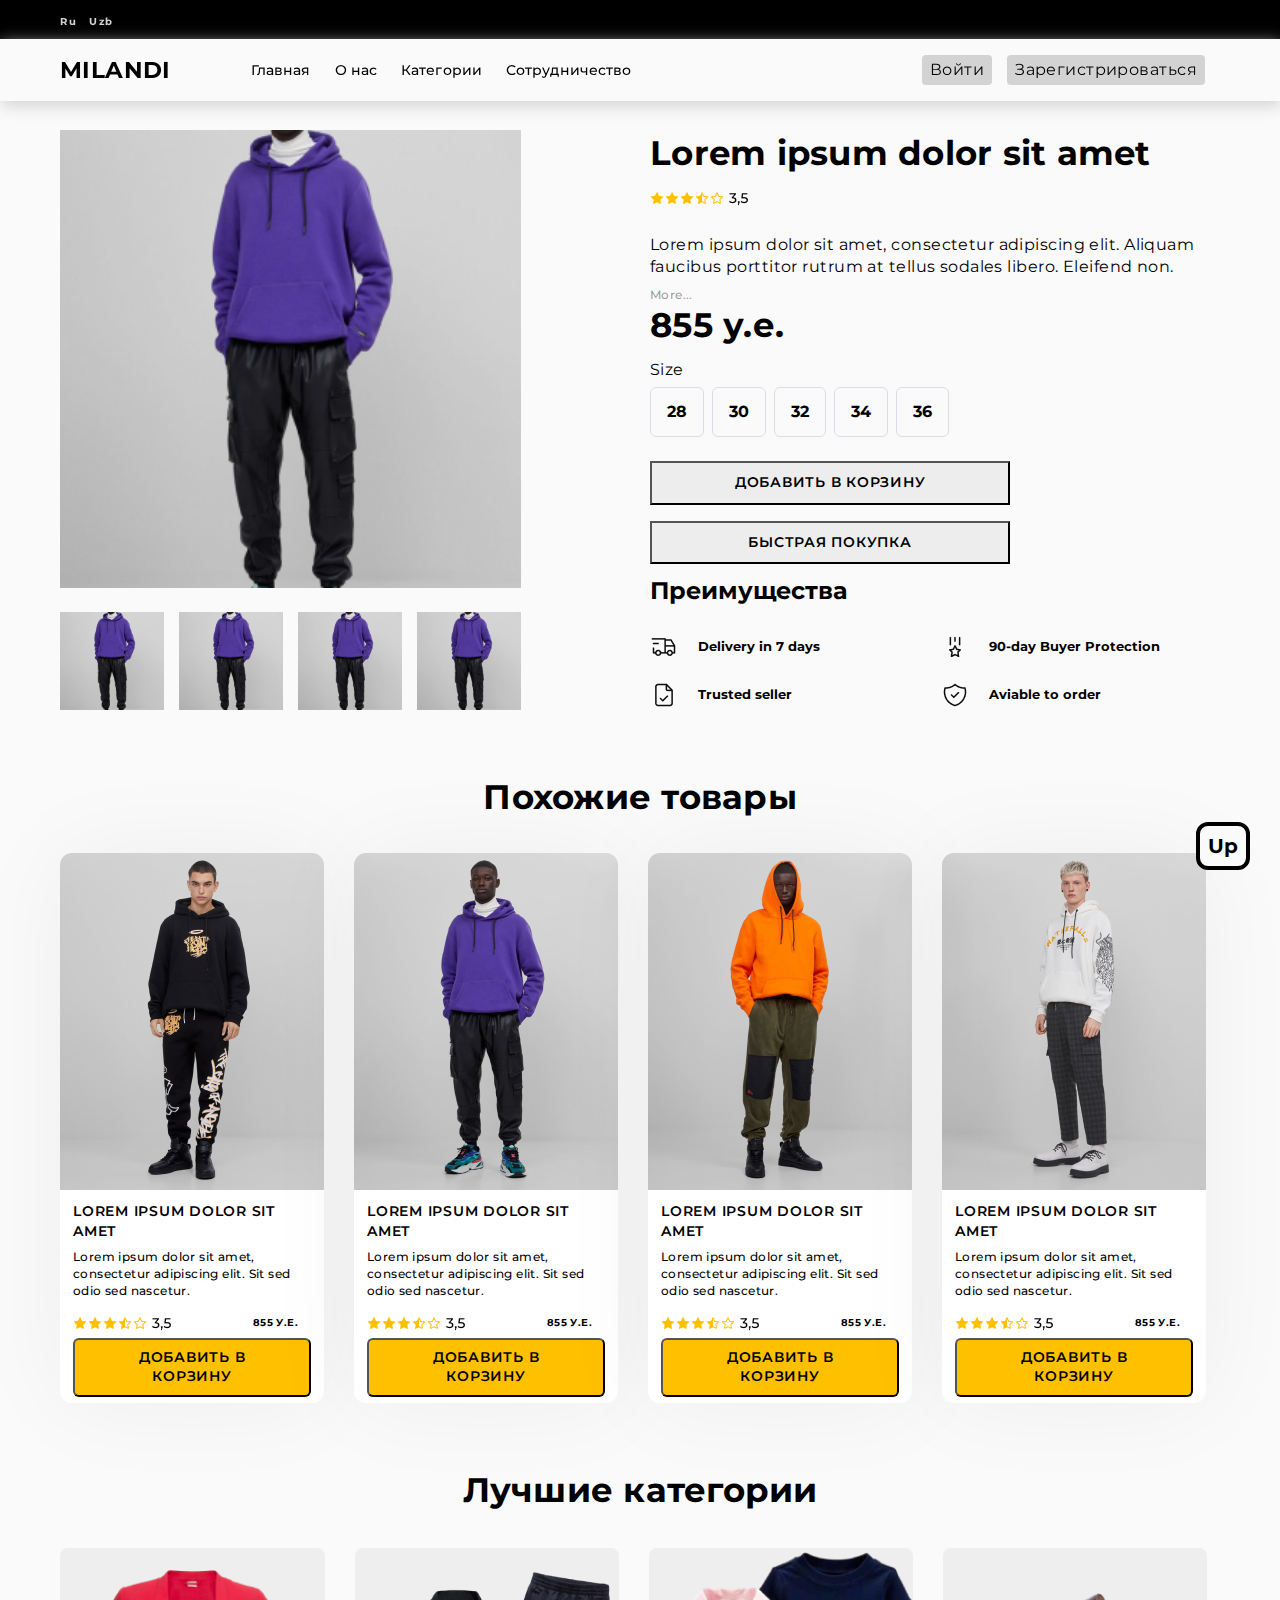
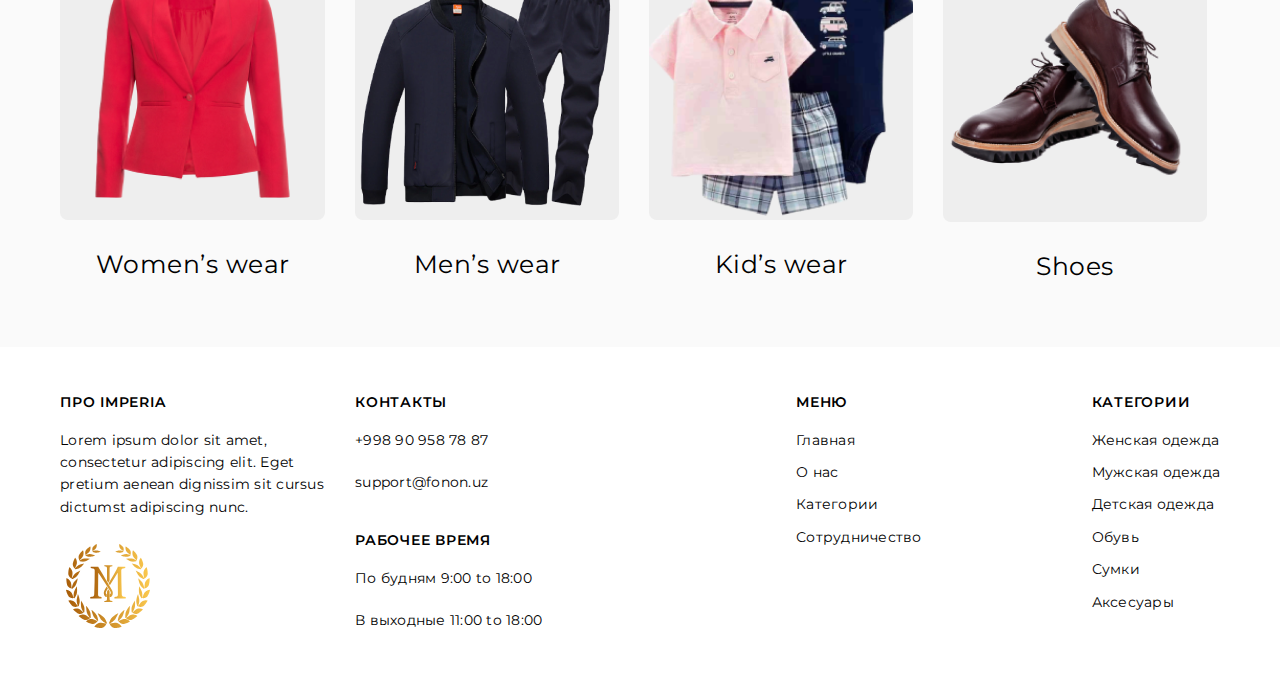
<file: best_categories.html>
<!DOCTYPE html>
<html lang="en">
  <head>
    <meta charset="UTF-8" />
    <meta http-equiv="X-UA-Compatible" content="IE=edge" />
    <meta name="viewport" content="width=device-width, initial-scale=1.0" />
    <title>best catigory</title>
    <link
      rel="stylesheet"
      href="https://cdnjs.cloudflare.com/ajax/libs/OwlCarousel2/2.3.4/assets/owl.carousel.min.css"
      integrity="sha512-tS3S5qG0BlhnQROyJXvNjeEM4UpMXHrQfTGmbQ1gKmelCxlSEBUaxhRBj/EFTzpbP4RVSrpEikbmdJobCvhE3g=="
      crossorigin="anonymous"
      referrerpolicy="no-referrer" />
    <link
      rel="stylesheet"
      href="https://cdnjs.cloudflare.com/ajax/libs/OwlCarousel2/2.3.4/assets/owl.theme.default.min.css"
      integrity="sha512-sMXtMNL1zRzolHYKEujM2AqCLUR9F2C4/05cdbxjjLSRvMQIciEPCQZo++nk7go3BtSuK9kfa/s+a4f4i5pLkw=="
      crossorigin="anonymous"
      referrerpolicy="no-referrer" />
    <link
      rel="stylesheet"
      href="https://unicons.iconscout.com/release/v4.0.0/css/line.css" />
    <link rel="stylesheet" href="css/compressed/best_categories.min.css" />
    <link rel="icon" href="./images/best/id1.svg" />
  </head>
  <body>
    <button id="backtop" style="opacity: 1">
      <a href="#">Up</a>
    </button>
    <nav>
      <section class="nav1">
        <div class="container">
          <a href="#">Ru</a>
          <a href="#">Uzb</a>
        </div>
      </section>
      <section id="navbar" class="nav2 navbarshrink">
        <div class="container">
          <div class="nav__left">
            <h1>MILANDI</h1>
            <ul>
              <li><a href="index.html">Главная</a></li>
              <li><a href="about.html">О нас</a></li>
              <li><a href="best_categories.html">Категории</a></li>
              <li><a href="cooperation.html">Сотрудничество</a></li>
            </ul>
          </div>
          <div class="nav__right">
            <button><a href="profile_page.html">Войти</a></button>
            <button><a href="pro76.html">Зарегистрироваться</a></button>
            <a href="zakaz.html"><i class="uil uil-shopping-cart-alt"></i></a>
          </div>
        </div>
      </section>
      <section id="navbar" class="nav__res">
        <div class="container">
          <div class="hamburger">
            <div class="left">
              <i class="uil uil-bars" onclick="openNavbar()"></i>
              <img src="images/Logo.svg" alt="" />
            </div>
            <a href="zakaz.html"><i class="uil uil-shopping-cart-alt"></i></a>
          </div>
          <div id="navbar-responsive">
            <i
              id="navbar-close"
              class="uil uil-multiply"
              onclick="closeNavbar()"></i>
            <div class="hamcontent">
              <a href="index.html">Главная</a>
              <a href="about.html">О нас</a>
              <a href="pricing.html">Категории</a>
              <a href="work.html">Сотрудничество</a>
              <div class="buttons">
                <button><a href="desktop2.html">Регестрайция</a></button>
                <button><a href="profile_page.html">Вход</a></button>
              </div>
            </div>
          </div>
        </div>
      </section>
    </nav>

    <main id="tell-ver-main">
      <section id="best-section">
        <div class="container best-container">
          <div class="best-top">
            <div class="owl-carousel owl-theme">
              <div class="item">
                <span><img src="./images/best/negr-1.png" alt="" /></span>
              </div>
              <div class="item">
                <span><img src="./images/best/negr-1.png" alt="" /></span>
              </div>
              <div class="item">
                <span><img src="./images/best/negr-1.png" alt="" /></span>
              </div>
              <div class="item">
                <span><img src="./images/best/negr-1.png" alt="" /></span>
              </div>
            </div>

            <div class="img-box">
              <img src="./images/best/negr-1.png" alt="" />
              <img src="./images/best/negr-1.png" alt="" />
              <img src="./images/best/negr-1.png" alt="" />
              <img src="./images/best/negr-1.png" alt="" />
            </div>
          </div>

          <div class="best-bottom">
            <h1>Lorem ipsum dolor sit amet</h1>

            <div class="best-bottom_box">
              <img src="./images/best/star.png" alt="" />
              <p>855 у.е.</p>
            </div>

            <p>
              Lorem ipsum dolor sit amet, consectetur adipiscing elit. Aliquam
              faucibus porttitor rutrum at tellus sodales libero. Eleifend non
              velit, molestie in ut non. Faucibus diam nunc nunc gravida et
              viverra nulla.
            </p>

            <div class="best-bottom_box2">
              <p>Size</p>
              <div class="box2_items">
                <div class="box2__item">28</div>
                <div class="box2__item">30</div>
                <div class="box2__item">32</div>
                <div class="box2__item">34</div>
                <div class="box2__item">36</div>
              </div>
            </div>

            <div class="best-btn_box">
              <button class="best-btn">Добавить в корзину</button>
              <button class="best-btn">Быстрая покупка</button>
            </div>

            <h1>Преимущества</h1>

            <div class="prioriaty-box">
              <div class="prioriaty_item">
                <img src="./images/best/ic_delivery.png" alt="" />
                <p>Delivery in 7 days</p>
              </div>
              <div class="prioriaty_item">
                <img src="./images/best/ic_file_checked.png" alt="" />
                <p>Trusted seller</p>
              </div>
              <div class="prioriaty_item">
                <img src="./images/best/ic_medal.png" alt="" />
                <p>90-day Buyer Protection</p>
              </div>
              <div class="prioriaty_item">
                <img src="./images/best/ic_safe.png" alt="" />
                <p>Aviable to order</p>
              </div>
            </div>
          </div>
        </div>
      </section>

      <section id="tavar-section">
        <div class="container">
          <h1>Похжие товары</h1>

          <div class="tavar-box">
            <div class="tavar-card">
              <img src="./images/best/negr-1.png" alt="" />
              <img src="./images/best/star.png" alt="" />
              <p>Lorem ipsum dolor sit amet</p>
              <h6>855 у.е.</h6>
            </div>
            <div class="tavar-card">
              <img class="negr-img" src="./images/best/negr-1.png" alt="" />
              <img src="./images/best/star.png" alt="" />
              <p>Lorem ipsum dolor sit amet</p>
              <h6>855 у.е.</h6>
            </div>
          </div>
        </div>
      </section>

      <section id="catigory-section">
        <div class="container">
          <h1>Лучшие категории</h1>
          <div class="owl-carousel owl-theme">
            <div class="item">
              <span>
                <img src="./images/best/w2.png" alt="" />
                <p>Women’s wear</p>
              </span>
            </div>
            <div class="item">
              <span>
                <img src="./images/best/w3.png" alt="" />
                <p>Women’s wear</p>
              </span>
            </div>
            <div class="item">
              <span>
                <img src="./images/best/w1.png" alt="" />
                <p>Women’s wear</p>
              </span>
            </div>
            <div class="item">
              <span>
                <img src="./images/best/w3.png" alt="" />
                <p>Women’s wear</p>
              </span>
            </div>
          </div>
        </div>
      </section>
    </main>

    <main id="desktop-main">
      <section id="maxsulot-section">
        <div class="container">
          <div class="maxsulot-header">
            <div class="maxsulot-header_left">
              <img src="./images/best/negr-1.png" alt="" class="img-1" />
              <img src="./images/best/negr-1.png" alt="" class="img-2" />
              <img src="./images/best/negr-1.png" alt="" class="img-3" />
              <img src="./images/best/negr-1.png" alt="" class="img-4" />
              <img src="./images/best/negr-1.png" alt="" class="img-5" />
            </div>
            <div class="maxsulot-header_right">
              <h1>Lorem ipsum dolor sit amet</h1>
              <img src="./images/best/star.png" alt="" />
              <p>
                Lorem ipsum dolor sit amet, consectetur adipiscing elit. Aliquam
                faucibus porttitor rutrum at tellus sodales libero. Eleifend
                non.
              </p>
              <a href="#">More...</a>
              <h6>855 у.е.</h6>
              <p>Size</p>
              <div class="maxsulot-header__box">
                <div class="box__item">28</div>
                <div class="box__item">30</div>
                <div class="box__item">32</div>
                <div class="box__item">34</div>
                <div class="box__item">36</div>
              </div>
              <button>Добавить в корзину</button>
              <button>Быстрая покупка</button>
              <h2>Преимущества</h2>
              <div class="maxsulot-header__box-2">
                <div class="box__item-1 box-2">
                  <img src="./images/best/ic_delivery.png" alt="" />
                  <h5>Delivery in 7 days</h5>
                </div>
                <div class="box__item-2 box-2">
                  <img src="./images/best/ic_medal.png" alt="" />
                  <h5>90-day Buyer Protection</h5>
                </div>
                <div class="box__item-3 box-2">
                  <img src="./images/best/ic_file_checked.png" alt="" />
                  <h5>Trusted seller</h5>
                </div>
                <div class="box__item-4 box-2">
                  <img src="./images/best/ic_safe.png" alt="" />
                  <h5>Aviable to order</h5>
                </div>
              </div>
            </div>
          </div>

          <div class="maxsulot-body">
            <h1>Похожие товары</h1>
            <div class="maxsulot-body_box">
              <div class="box__item">
                <img src="./images/best/image1.png" alt="" />
                <h2>Lorem ipsum dolor sit amet</h2>
                <p>
                  Lorem ipsum dolor sit amet, consectetur adipiscing elit. Sit
                  sed odio sed nascetur.
                </p>
                <div class="box-item_box">
                  <img src="./images/best/star.png" alt="" />
                  <p>855 у.е.</p>
                </div>
                <button>Добавить в корзину</button>
              </div>
              <div class="box__item">
                <img src="./images/best/image4.png" alt="" />
                <h2>Lorem ipsum dolor sit amet</h2>
                <p>
                  Lorem ipsum dolor sit amet, consectetur adipiscing elit. Sit
                  sed odio sed nascetur.
                </p>
                <div class="box-item_box">
                  <img src="./images/best/star.png" alt="" />
                  <p>855 у.е.</p>
                </div>
                <button>Добавить в корзину</button>
              </div>
              <div class="box__item">
                <img src="./images/best/image2.png" alt="" />
                <h2>Lorem ipsum dolor sit amet</h2>
                <p>
                  Lorem ipsum dolor sit amet, consectetur adipiscing elit. Sit
                  sed odio sed nascetur.
                </p>
                <div class="box-item_box">
                  <img src="./images/best/star.png" alt="" />
                  <p>855 у.е.</p>
                </div>
                <button>Добавить в корзину</button>
              </div>
              <div class="box__item">
                <img src="./images/best/image3.png" alt="" />
                <h2>Lorem ipsum dolor sit amet</h2>
                <p>
                  Lorem ipsum dolor sit amet, consectetur adipiscing elit. Sit
                  sed odio sed nascetur.
                </p>
                <div class="box-item_box">
                  <img src="./images/best/star.png" alt="" />
                  <p>855 у.е.</p>
                </div>
                <button>Добавить в корзину</button>
              </div>
            </div>
          </div>

          <div class="maxsulot-footer">
            <h1>Лучшие категории</h1>
            <div class="maxsulot-footer_cards">
              <div class="footer_cards__item">
                <img src="./images/best/image 21.png" alt="" />
                <p>Women’s wear</p>
              </div>
              <div class="footer_cards__item">
                <img src="./images/best/image 23.png" alt="" />
                <p>Men’s wear</p>
              </div>
              <div class="footer_cards__item">
                <img src="./images/best/image 24.png" alt="" />
                <p>Kid’s wear</p>
              </div>
              <div class="footer_cards__item">
                <img src="./images/best/image 25.png" alt="" />
                <p>Shoes</p>
              </div>
            </div>
          </div>
        </div>
      </section>
    </main>

    <footer>
      <div class="container">
        <div class="footer_res">
          <p>
            High fidelity wireframes include more real content, specific
            typography choices, and information on image.
          </p>
          <ul>
            <li><a href="categories.html">Catalog</a></li>
            <li><a href="best_categories.html">Popular</a></li>
            <li><a href="filter.html">Pricing</a></li>
            <li><a href="pro76.html">Features</a></li>
            <li><a href="about.html">About</a></li>
            <li><a href="profile_page.html">Blog</a></li>
            <li><a href="cooperation.html">Contacts</a></li>
          </ul>
          <hr />
          <div class="location">
            <div class="thing">
              <i class="uil uil-location-point"></i>
              <a
                >Los Angeles,<br />
                359 Hidden Valley Road</a
              >
            </div>
            <div class="thing">
              <i class="uil uil-envelope"></i>
              <a href="">Hellohero@gmail.com</a>
            </div>
          </div>
        </div>
        <div class="footer">
          <div class="footer_left">
            <div class="left">
              <h6>про imperia</h6>
              <p>
                Lorem ipsum dolor sit amet, consectetur adipiscing elit. Eget
                pretium aenean dignissim sit cursus dictumst adipiscing nunc.
              </p>
              <img src="images/footer_logo.svg" alt="" />
            </div>
            <div class="right">
              <h6>контакты</h6>
              <p><a href="">+998 90 958 78 87</a></p>
              <p><a href="">support@fonon.uz</a></p>
              <h6 class="mt">рабочее время</h6>
              <p>По будням 9:00 to 18:00</p>
              <p>В выходные 11:00 to 18:00</p>
            </div>
          </div>
          <div class="footer_right">
            <div class="left">
              <h6>Меню</h6>
              <ul>
                <li><a href="index.html">Главная</a></li>
                <li><a href="about.html">О нас</a></li>
                <li><a href="categories.html">Категории</a></li>
                <li><a href="cooperation.html">Сотрудничество</a></li>
              </ul>
            </div>
            <div class="right">
              <h6>категории</h6>
              <ul>
                <li><a href="">Женская одежда</a></li>
                <li><a href="">Мужская одежда</a></li>
                <li><a href="">Детская одежда</a></li>
                <li><a href="">Обувь</a></li>
                <li><a href="">Сумки</a></li>
                <li><a href="">Аксесуары</a></li>
              </ul>
            </div>
          </div>
        </div>
      </div>
    </footer>

    <script src="./js/smth.js"></script>
    <script src="./js/jquery.min.js"></script>
    <script src="./js/owl.carousel.min.js"></script>
    <script src="./js/owl.responsive.js"></script>
  </body>
</html>
</file>
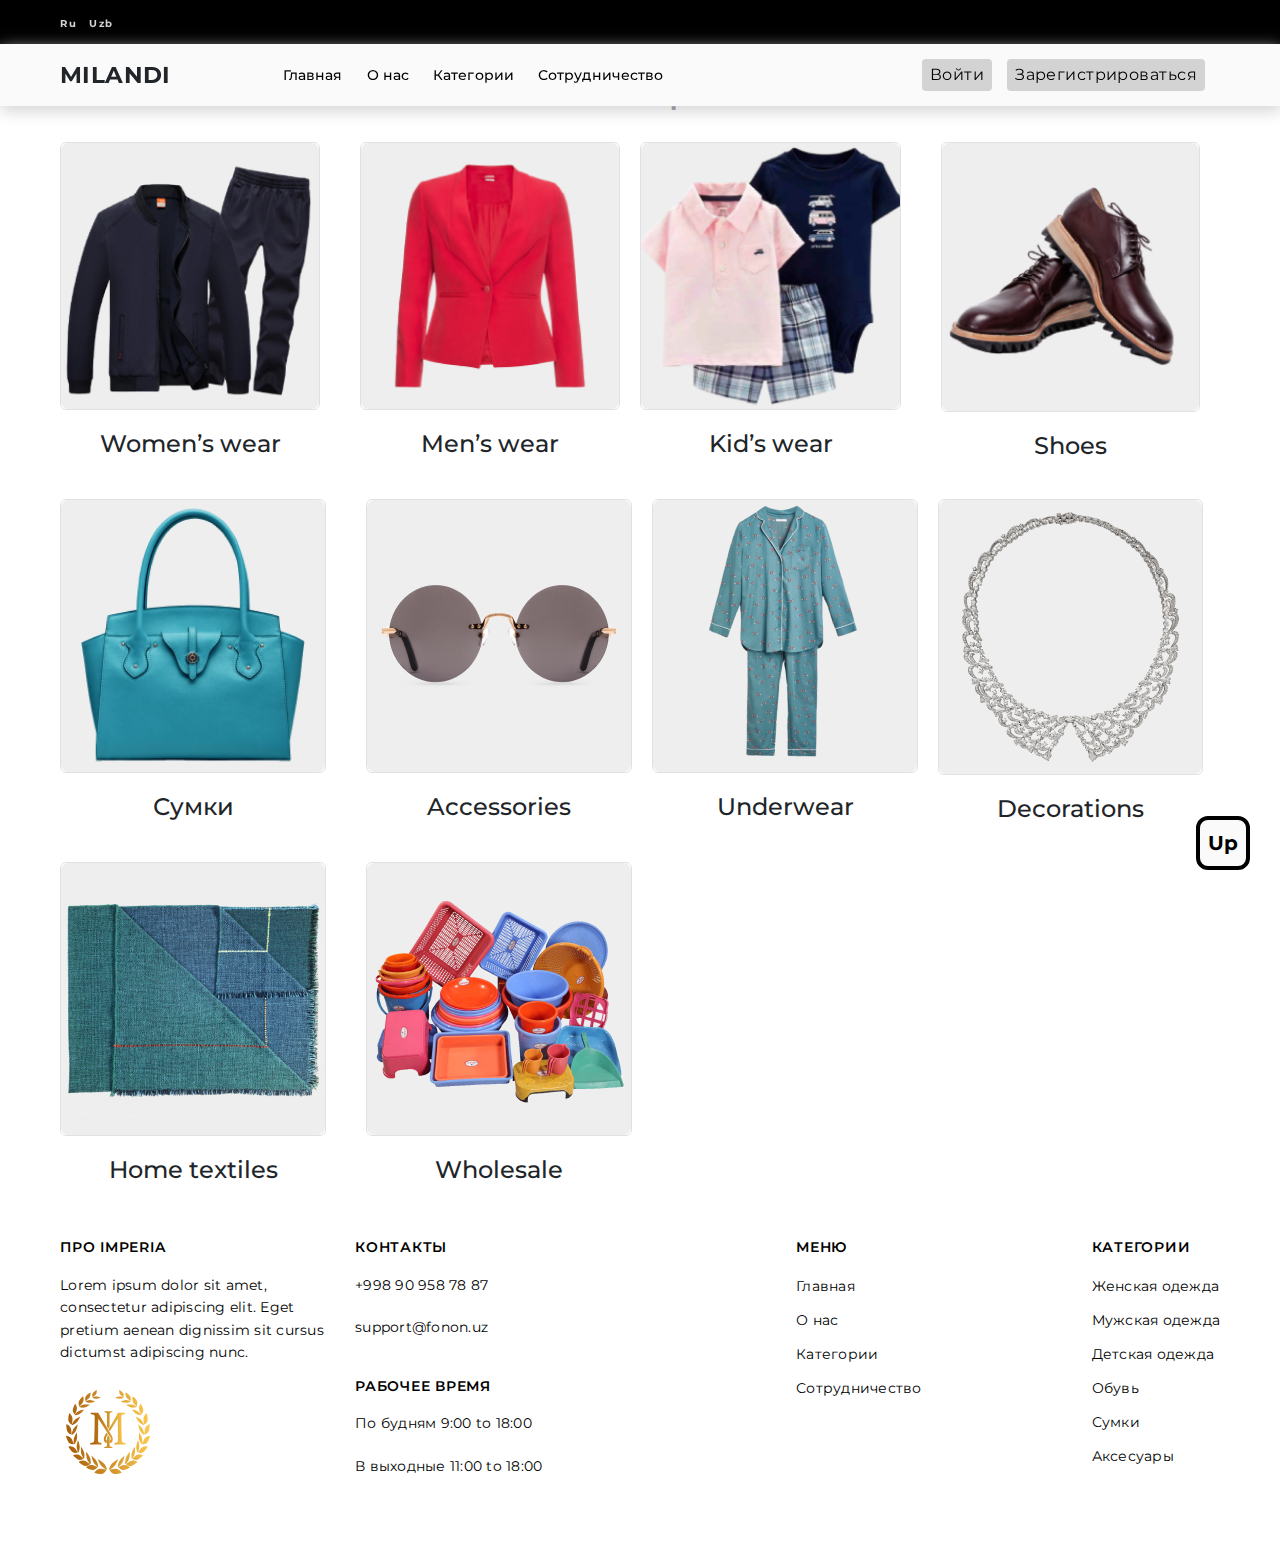
<file: categories.html>
<!DOCTYPE html>
<html lang="en">

<head>
    <meta charset="UTF-8">
    <meta http-equiv="X-UA-Compatible" content="IE=edge">
    <meta name="viewport" content="width=device-width, initial-scale=1.0">
    <title>Document</title>
    <link rel="stylesheet" href="./bootstrap.min.css">
    <link rel="stylesheet" href="./main.css">
    <link rel="stylesheet" href="css/compressed/footer.min.css">
    <link rel="stylesheet" href="css/compressed/navbar.min.css">
    <link
    rel="stylesheet"
    href="https://unicons.iconscout.com/release/v4.0.0/css/line.css" />
</head>

<body>

    <!-- <nav class="navbar navbar-expand-lg bg-body-tertiary">
        <div class="container">
            <a class="navbar-brand  " href="#">MILANDI</a>
        
            <button class="navbar-toggler" type="button" data-bs-toggle="collapse"
                data-bs-target="#navbarSupportedContent" aria-controls="navbarSupportedContent" aria-expanded="false"
                aria-label="Toggle navigation">
                <span class="navbar-toggler-icon"></span>
            </button>
            
            <div class="collapse navbar-collapse" id="navbarSupportedContent">
                <ul class="navbar-nav me-auto mb-2 mb-lg-0">
                    <li class="nav-item">
                        <a class="nav-link active" aria-current="page" href="#">Главная</a>
                    </li>
                    <li class="nav-item">
                        <a class="nav-link" href="#">О нас</a>
                    </li>
                    <li class="nav-item">
                        <a class="nav-link" href="#">Категории</a>
                    </li>
                    <li class="nav-item">
                        <a class="nav-link" href="#">Сотрудничество</a>
                    </li>

                </ul>
                <div class="nav-btn">
                    <button type="button " class="btn btn-outline-info">Войти</button>
                    <button type="button" class="btn btn-outline-warning">Зарегистрироваться</button>
                </div>
                <div class="nav-icon">
                    <img class="icon-nav" src="./icon/ic_cart.svg" alt="icon">
                </div>
            </div>

        </div>
    </nav> -->
    <button id="backtop" style="opacity: 1">
        <a href="#">Up</a>
      </button>
      <nav>
        <section class="nav1">
          <div class="container">
            <a href="#">Ru</a>
            <a href="#">Uzb</a>
          </div>
        </section>
        <section id="navbar" class="nav2 navbarshrink">
          <div class="container">
            <div class="nav__left">
              <h1>MILANDI</h1>
              <ul>
                <li><a href="index.html">Главная</a></li>
                <li><a href="about.html">О нас</a></li>
                <li><a href="best_categories.html">Категории</a></li>
                <li><a href="cooperation.html">Сотрудничество</a></li>
              </ul>
            </div>
            <div class="nav__right">
              <button><a href="profile_page.html">Войти</a></button>
              <button><a href="pro76.html">Зарегистрироваться</a></button>
              <a href="zakaz.html"><i class="uil uil-shopping-cart-alt"></i></a>
            </div>
          </div>
        </section>
        <section id="navbar" class="nav__res">
          <div class="container">
            <div class="hamburger">
              <div class="left">
                <i class="uil uil-bars" onclick="openNavbar()"></i>
                <img src="images/Logo.svg" alt="" />
              </div>
              <a href="zakaz.html"><i class="uil uil-shopping-cart-alt"></i></a>
            </div>
            <div id="navbar-responsive">
              <i
                id="navbar-close"
                class="uil uil-multiply"
                onclick="closeNavbar()"></i>
              <div class="hamcontent">
                <a href="index.html">Главная</a>
                <a href="about.html">О нас</a>
                <a href="pricing.html">Категории</a>
                <a href="work.html">Сотрудничество</a>
                <div class="buttons">
                  <button><a href="desktop2.html">Регестрайция</a></button>
                  <button><a href="profile_page.html">Вход</a></button>
                </div>
              </div>
            </div>
          </div>
        </section>
      </nav>
    <section class="section">
        <div class="container ">
            <div class="katalog">
                <h1 class="section-h1">Категории</h1>
            </div>
            <div class="section-tittle">
                <div class="section-card">
                    <div class="div1">
                        <div class="divv">
                            <img src="./img/image1.png" class="object-fit-contain border rounded" alt="img">
                            <h4>Women’s wear</h4>
                        </div>
                        <div class="divv">
                            <img src="img/image2.png" class="object-fit-cover border rounded" alt="img">
                            <h4>Men’s wear</h4>
                        </div>
                    </div>
                    <div class="div2">
                        <div class="divv">
                            <img src="img/image3.png" class="object-fit-fill border rounded" alt="img">
                            <h4>Kid’s wear</h4>
                        </div>
                        <div class="divv">
                            <img src="./img/image4.png" class="object-fit-scale border rounded" alt="img">
                            <h4>Shoes</h4>
                        </div>
                    </div>
                </div>
                <div class="section-card1">
                    <div class="div3">
                        <div class="divv">
                            <img src="./img/image5.png" class="object-fit-contain border rounded" alt="img">
                            <h4>Сумки</h4>
                        </div>
                        <div class="divv">
                            <img src="img/image6.png" class="object-fit-cover border rounded" alt="img">
                            <h4>Accessories</h4>
                        </div>
                    </div>
                    <div class="div4">
                        <div>
                            <img src="img/image7.png" class="object-fit-fill border rounded" alt="img">
                            <h4>Underwear</h4>
                        </div>
                        <div>
                            <img src="./img/image8.png" class="object-fit-scale border rounded" alt="img">
                            <h4>Decorations</h4>
                        </div>
                    </div>
                </div>
                <div class="section-card2">
                    <div class="div5">
                        <div>
                            <img src="./img/image9.png" class="object-fit-contain border rounded" alt="img">
                            <h4>Home textiles</h4>
                        </div>
                        <div>
                            <img src="img/image10.png" class="object-fit-cover border rounded" alt="img">
                            <h4>Wholesale</h4>
                        </div>
                    </div>



                </div>



    </section>

    <!-- <footer>
        <div class="container">
            <div class="footercard">
                <div class="footer-card1">
                    <h5>По будням 9:00 to 18:00</h5>
                    <p class="footer-text">Lorem ipsum dolor sit amet, consectetur adipiscing elit. Eget pretium aenean
                        dignissim sit cursus
                        dictumst adipiscing nunc.</p>
                    <img src="./icon/id1.svg" alt="logo">
                </div>
                <div class="footer-card2">
                    <ul>
                        <li>Catalog</li>
                        <li>Popular</li>
                        <li>Pricing</li>
                        <li>Features</li>
                    </ul>
                    <ul>
                        <li>About</li>
                        <li>Blog</li>
                        <li>Contacts</li>
                    </ul>
                </div>
                <div class="footer-loc">
                    <div class="icon">
                        <img src="./icon/Shape.svg" alt="icon">
                        <span>Los Angeles</span>
                        <span>359 Hidden Valley Road</span>
                    </div>
                    <div class="icon">
                        <img src="./icon/Shape2.svg" alt="icon">
                        <span>Hellohero@gmail.com</span>

                    </div>
                </div>



            </div>
        </div>
    </footer> -->
    <footer>
        <div class="container">
          <div class="footer_res">
            <p>
              High fidelity wireframes include more real content, specific
              typography choices, and information on image.
            </p>
            <ul>
              <li><a href="categories.html">Catalog</a></li>
              <li><a href="best_categories.html">Popular</a></li>
              <li><a href="filter.html">Pricing</a></li>
              <li><a href="pro76.html">Features</a></li>
              <li><a href="about.html">About</a></li>
              <li><a href="profile_page.html">Blog</a></li>
              <li><a href="cooperation.html">Contacts</a></li>
            </ul>
            <hr />
            <div class="location">
              <div class="thing">
                <i class="uil uil-location-point"></i>
                <a
                  >Los Angeles,<br />
                  359 Hidden Valley Road</a
                >
              </div>
              <div class="thing">
                <i class="uil uil-envelope"></i>
                <a href="">Hellohero@gmail.com</a>
              </div>
            </div>
          </div>
          <div class="footer">
            <div class="footer_left">
              <div class="left">
                <h6>про imperia</h6>
                <p>
                  Lorem ipsum dolor sit amet, consectetur adipiscing elit. Eget
                  pretium aenean dignissim sit cursus dictumst adipiscing nunc.
                </p>
                <img src="images/footer_logo.svg" alt="" />
              </div>
              <div class="right">
                <h6>контакты</h6>
                <p><a href="">+998 90 958 78 87</a></p>
                <p><a href="">support@fonon.uz</a></p>
                <h6 class="mt">рабочее время</h6>
                <p>По будням 9:00 to 18:00</p>
                <p>В выходные 11:00 to 18:00</p>
              </div>
            </div>
            <div class="footer_right">
              <div class="left">
                <h6>Меню</h6>
                <ul>
                  <li><a href="index.html">Главная</a></li>
                  <li><a href="about.html">О нас</a></li>
                  <li><a href="categories.html">Категории</a></li>
                  <li><a href="cooperation.html">Сотрудничество</a></li>
                </ul>
              </div>
              <div class="right">
                <h6>категории</h6>
                <ul>
                  <li><a href="">Женская одежда</a></li>
                  <li><a href="">Мужская одежда</a></li>
                  <li><a href="">Детская одежда</a></li>
                  <li><a href="">Обувь</a></li>
                  <li><a href="">Сумки</a></li>
                  <li><a href="">Аксесуары</a></li>
                </ul>
              </div>
            </div>
          </div>
        </div>
      </footer>


    <script src="./bootstrap.bundle.js"></script>
    <script src="js/smth.js"></script>
</body>

</html>
</file>
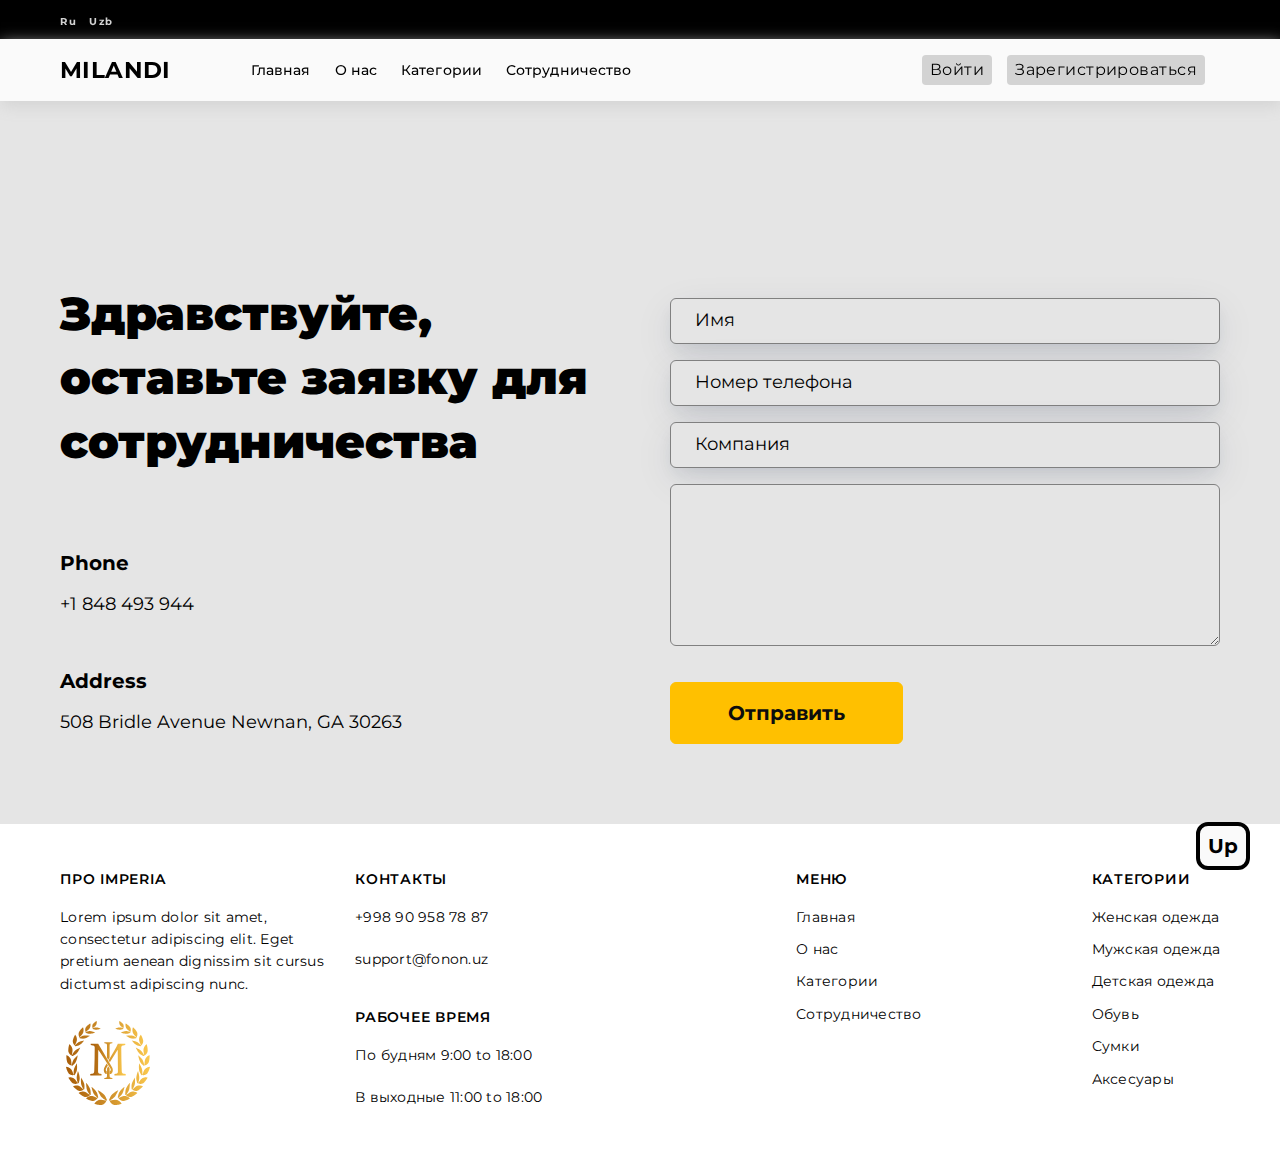
<file: cooperation.html>
<!DOCTYPE html>
<html lang="en">
  <head>
    <meta charset="UTF-8" />
    <meta http-equiv="X-UA-Compatible" content="IE=edge" />
    <meta name="viewport" content="width=device-width, initial-scale=1.0" />
    <title>Abdulaziz2</title>
    <link
    rel="stylesheet"
    href="https://unicons.iconscout.com/release/v4.0.0/css/line.css"
  />
  <link rel="stylesheet" href="./css/compressed/cooperation.min.css">
  <link rel="icon" href="images/Logo.svg">

  </head>
  <body>


    <button id="backtop" style="opacity: 1">
        <a href="#">Up</a>
      </button>
      <nav>
        <section class="nav1">
          <div class="container">
            <a href="#">Ru</a>
            <a href="#">Uzb</a>
          </div>
        </section>
        <section id="navbar" class="nav2 navbarshrink">
          <div class="container">
            <div class="nav__left">
              <h1>MILANDI</h1>
              <ul>
                <li><a href="index.html">Главная</a></li>
                <li><a href="about.html">О нас</a></li>
                <li><a href="best_categories.html">Категории</a></li>
                <li><a href="cooperation.html">Сотрудничество</a></li>
              </ul>
            </div>
            <div class="nav__right">
              <button><a href="profile_page.html">Войти</a></button>
              <button><a href="pro76.html">Зарегистрироваться</a></button>
              <a href="zakaz.html"><i class="uil uil-shopping-cart-alt"></i></a>
            </div>
          </div>
        </section>
        <section id="navbar" class="nav__res">
          <div class="container">
            <div class="hamburger">
              <div class="left">
                <i class="uil uil-bars" onclick="openNavbar()"></i>
                <img src="images/Logo.svg" alt="" />
              </div>
              <a href="zakaz.html"><i class="uil uil-shopping-cart-alt"></i></a>
            </div>
            <div id="navbar-responsive">
              <i
                id="navbar-close"
                class="uil uil-multiply"
                onclick="closeNavbar()"
              ></i>
              <div class="hamcontent">
                <a href="index.html">Главная</a>
                <a href="about.html">О нас</a>
                <a href="pricing.html">Категории</a>
                <a href="work.html">Сотрудничество</a>
                <div class="buttons">
                  <button><a href="desktop2.html">Регестрайция</a></button>
                  <button><a href="profile_page.html">Вход</a></button>
                </div>
              </div>
            </div>
          </div>
        </section>
      </nav>


      <main>
        <section id="home">

            <div class="container">
                <div class="home-row">
                    <div class="home-left">
                        <div class="top">
                            <h1>Здравствуйте,
                                оставьте заявку для сотрудничества</h1>
                        </div>

                        <div class="center">
                            <h3>Phone</h3>
                            <p>+1 848 493 944</p>
                        </div>

                        <div class="end">
                            <h3>Address</h3>
                            <p>508 Bridle Avenue Newnan, GA 30263</p>
                        </div>
                    </div>

                    <div class="home-right">
                      <form action="#">
                        <div class="form-row">
                          <input type="text" placeholder="Имя" required>
                          <input type="text" placeholder="Номер телефона" required>
                          <input type="text" placeholder="Компания" required>
                          <textarea name="textr" id="" rows="10" class="text-ar" placeholder="Коротко  вашей компании">
                           
                          </textarea>

                          <button type="submit">Отправить</button>
                        </div>

                      </form>

                    </div>
            
                </div>
            </div>

        </section>
      </main>

      <footer>
        <div class="container">
          <div class="footer_res">
            <p>
              High fidelity wireframes include more real content, specific
              typography choices, and information on image.
            </p>
            <ul>
              <li><a href="categories.html">Catalog</a></li>
              <li><a href="best_categories.html">Popular</a></li>
              <li><a href="filter.html">Pricing</a></li>
              <li><a href="pro76.html">Features</a></li>
              <li><a href="about.html">About</a></li>
              <li><a href="profile_page.html">Blog</a></li>
              <li><a href="cooperation.html">Contacts</a></li>
            </ul>
            <hr />
            <div class="location">
              <div class="thing">
                <i class="uil uil-location-point"></i>
                <a
                  >Los Angeles,<br />
                  359 Hidden Valley Road</a
                >
              </div>
              <div class="thing">
                <i class="uil uil-envelope"></i>
                <a href="">Hellohero@gmail.com</a>
              </div>
            </div>
          </div>
          <div class="footer">
            <div class="footer_left">
              <div class="left">
                <h6>про imperia</h6>
                <p>
                  Lorem ipsum dolor sit amet, consectetur adipiscing elit. Eget
                  pretium aenean dignissim sit cursus dictumst adipiscing nunc.
                </p>
                <img src="images/footer_logo.svg" alt="" />
              </div>
              <div class="right">
                <h6>контакты</h6>
                <p><a href="">+998 90 958 78 87</a></p>
                <p><a href="">support@fonon.uz</a></p>
                <h6 class="mt">рабочее время</h6>
                <p>По будням 9:00 to 18:00</p>
                <p>В выходные 11:00 to 18:00</p>
              </div>
            </div>
            <div class="footer_right">
              <div class="left">
                <h6>Меню</h6>
                <ul>
                  <li><a href="index.html">Главная</a></li>
                  <li><a href="about.html">О нас</a></li>
                  <li><a href="categories.html">Категории</a></li>
                  <li><a href="cooperation.html">Сотрудничество</a></li>
                </ul>
              </div>
              <div class="right">
                <h6>категории</h6>
                <ul>
                  <li><a href="">Женская одежда</a></li>
                  <li><a href="">Мужская одежда</a></li>
                  <li><a href="">Детская одежда</a></li>
                  <li><a href="">Обувь</a></li>
                  <li><a href="">Сумки</a></li>
                  <li><a href="">Аксесуары</a></li>
                </ul>
              </div>
            </div>
          </div>
        </div>
      </footer>
      <script src="js/smth.js"></script>
  </body>
</html>
</file>
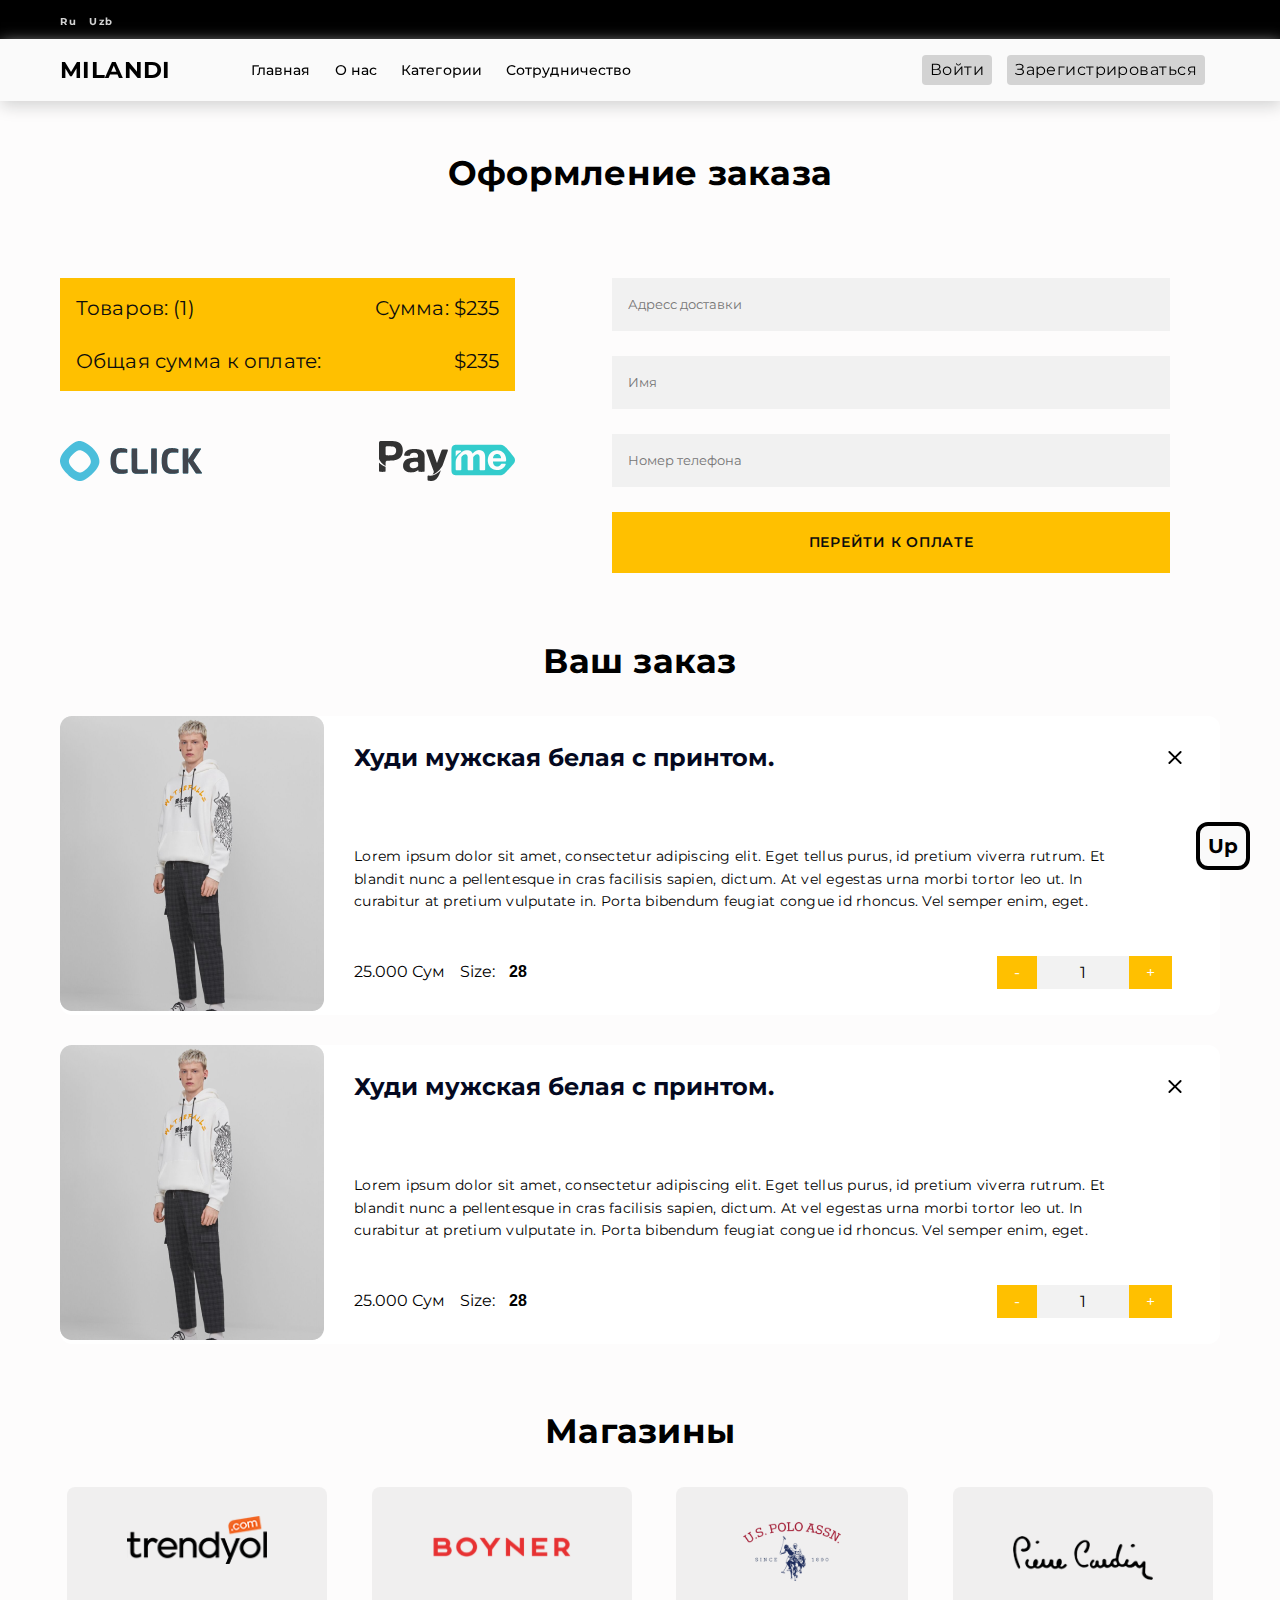
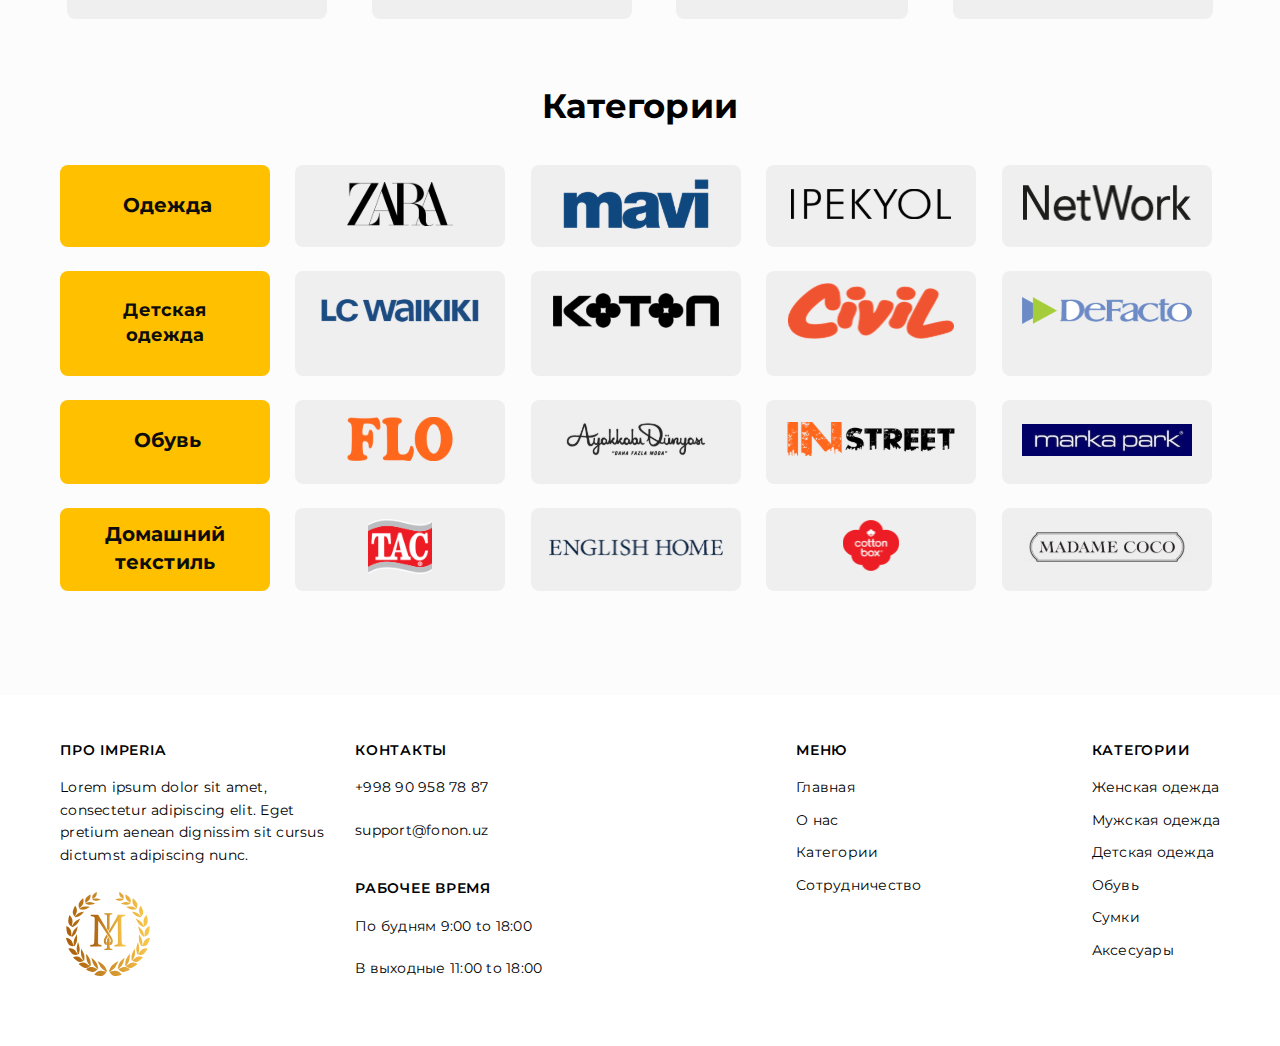
<file: pro76.html>
<!DOCTYPE html>
<html lang="en">
  <head>
    <meta charset="UTF-8" />
    <meta http-equiv="X-UA-Compatible" content="IE=edge" />
    <meta name="viewport" content="width=device-width, initial-scale=1.0" />
    <title>shoxrux-1</title>
    <link
      rel="stylesheet"
      href="https://unicons.iconscout.com/release/v4.0.0/css/line.css"
    />
    <link rel="stylesheet" href="./css/compressed/pro76.min.css" />
    <link rel="icon" href="images/Logo.svg" />
  </head>
  <body>
    <button id="backtop" style="opacity: 1">
      <a href="#">Up</a>
    </button>
    <header>
      <nav>
        <section class="nav1">
          <div class="container">
            <a href="#">Ru</a>
            <a href="#">Uzb</a>
          </div>
        </section>
        <section id="navbar" class="nav2 navbarshrink">
          <div class="container">
            <div class="nav__left">
              <h1>MILANDI</h1>
              <ul>
                <li><a href="index.html">Главная</a></li>
                <li><a href="about.html">О нас</a></li>
                <li><a href="best_categories.html">Категории</a></li>
                <li><a href="cooperation.html">Сотрудничество</a></li>
              </ul>
            </div>
            <div class="nav__right">
              <button><a href="profile_page.html">Войти</a></button>
              <button><a href="pro76.html">Зарегистрироваться</a></button>
              <a href="zakaz.html"><i class="uil uil-shopping-cart-alt"></i></a>
            </div>
          </div>
        </section>
        <section id="navbar" class="nav__res">
          <div class="container">
            <div class="hamburger">
              <div class="left">
                <i class="uil uil-bars" onclick="openNavbar()"></i>
                <img src="images/Logo.svg" alt="" />
              </div>
              <a href="zakaz.html"><i class="uil uil-shopping-cart-alt"></i></a>
            </div>
            <div id="navbar-responsive">
              <i
                id="navbar-close"
                class="uil uil-multiply"
                onclick="closeNavbar()"
              ></i>
              <div class="hamcontent">
                <a href="index.html">Главная</a>
                <a href="about.html">О нас</a>
                <a href="pricing.html">Категории</a>
                <a href="work.html">Сотрудничество</a>
                <div class="buttons">
                  <button><a href="desktop2.html">Регестрайция</a></button>
                  <button><a href="profile_page.html">Вход</a></button>
                </div>
              </div>
            </div>
          </div>
        </section>
      </nav>
    </header>

    <main id="first-mobile">
      <section>
        <div class="container">
          <div class="intro-2">
            <h1>Оформление заказа</h1>
          </div>

          <div class="form-left-right-2">
            <div class="form-left-2">
              <div class="tovar-2">
                <div class="tovar-top-2">
                  <h5>Товаров: (1)</h5>
                  <h5>Сумма: $235</h5>
                </div>

                <div class="tovar-bottom-2">
                  <h5>Общая сумма к оплате:</h5>
                  <h5>$235</h5>
                </div>
              </div>
            </div>

            <div class="form-right-2">
              <form action="">
                <input type="address" placeholder="Адресс доставки" required />
                <input type="name" placeholder="Имя" required />
                <input type="text" placeholder="Номер телефона" required />
              </form>
            </div>

            <div class="pay-2">
              <div class="pay-l-2">
                <img src="./images/pro76/click.svg" alt="click" />
              </div>

              <div class="pay-r-2">
                <img src="./images/pro76/payme.svg" alt="" />
              </div>
            </div>

            <div class="pay-2">
              <div class="pay-l-2">
                <img src="./images/pro76/uzcard.svg" alt="" />
              </div>

              <div class="pay-l-2">
                <img src="./images/pro76/nalici.svg" alt="" />
              </div>
            </div>

            <div class="btn">
              <a href=""><button>Оформить заказ</button></a>
            </div>
          </div>
        </div>
      </section>

      <section>
        <div class="container">
          <div class="intro-chek-2">
            <h2>Ваш заказ</h2>
          </div>
          <div class="mobile__check">
            <div class="mobile__left-right">
              <div class="mobile__left">
                <img src="./images/zakaz/complekt.png" alt="style" />
              </div>

              <div class="mobile__right">
                <div class="mobile__right-1">
                  <h1>Худи мужская белая с принтом.</h1>
                </div>

                <div class="mobile__right-2">
                  <div class="sum__size-2">
                    <div class="sum-2">
                      <p>25.000 Сум</p>
                    </div>
                    <div class="size-2">
                      <p>Size: <span>28</span></p>
                    </div>
                  </div>
                </div>

                <div class="mobile__right-3">
                  <div class="musor">
                    <img src="./images/zakaz/musor.svg" alt="musor" />
                  </div>
                  <div class="number-2">
                    <div class="minus-2">
                      <p>-</p>
                    </div>
                    <div class="digital-2"><p>1</p></div>
                    <div class="plus-2">+</div>
                  </div>
                </div>
              </div>
            </div>
          </div>
        </div>
      </section>

      <section>
        <div class="container">
          <div class="mobile__check">
            <div class="mobile__left-right">
              <div class="mobile__left">
                <img src="./images/zakaz/complekt.png" alt="style" />
              </div>

              <div class="mobile__right">
                <div class="mobile__right-1">
                  <h1>Худи мужская белая с принтом.</h1>
                </div>

                <div class="mobile__right-2">
                  <div class="sum__size-2">
                    <div class="sum-2">
                      <p>25.000 Сум</p>
                    </div>
                    <div class="size-2">
                      <p>Size: <span>28</span></p>
                    </div>
                  </div>
                </div>

                <div class="mobile__right-3">
                  <div class="musor">
                    <img src="./images/zakaz/musor.svg" alt="musor" />
                  </div>
                  <div class="number-2">
                    <div class="minus-2">
                      <p>-</p>
                    </div>
                    <div class="digital-2"><p>1</p></div>
                    <div class="plus-2">+</div>
                  </div>
                </div>
              </div>
            </div>
          </div>
        </div>
      </section>

      <section>
        <div class="container">
          <div class="mobile__check">
            <div class="mobile__left-right">
              <div class="mobile__left">
                <img src="./images/zakaz/complekt.png" alt="style" />
              </div>

              <div class="mobile__right">
                <div class="mobile__right-1">
                  <h1>Худи мужская белая с принтом.</h1>
                </div>

                <div class="mobile__right-2">
                  <div class="sum__size-2">
                    <div class="sum-2">
                      <p>25.000 Сум</p>
                    </div>
                    <div class="size-2">
                      <p>Size: <span>28</span></p>
                    </div>
                  </div>
                </div>

                <div class="mobile__right-3">
                  <div class="musor">
                    <img src="./images/zakaz/musor.svg" alt="musor" />
                  </div>
                  <div class="number-2">
                    <div class="minus-2">
                      <p>-</p>
                    </div>
                    <div class="digital-2"><p>1</p></div>
                    <div class="plus-2">+</div>
                  </div>
                </div>
              </div>
            </div>
          </div>
        </div>
      </section>

      <section>
        <div class="container">
          <div class="intro-magaz">
            <h1>Магазины</h1>
          </div>
          <div class="magazin">
            <div class="mag-1">
              <img src="./images/pro76/trendyol.svg" alt="" />
            </div>

            <div class="mag-1 mag-1-1">
              <img src="./images/pro76/boyner.svg" alt="" />
            </div>

            <div class="mag-1">
              <img src="./images/pro76/polo.svg" alt="" />
            </div>

            <div class="mag-1 mag-1-1">
              <img src="./images/pro76/pivie-cudie.svg" alt="" />
            </div>
          </div>
        </div>
      </section>

      <section>
        <div class="container">
          <div class="intro-wear">
            <h1>Категории</h1>
          </div>

          <div class="brands">
          <div class="wear-1">
            <div class="wear-2"><h1>Одежда</h1></div>
            <div class="brand-1"><img src="./images/pro76/zara.svg" alt=""></div>
            <div class="brand-2"><img src="./images/pro76/mavi.svg" alt=""></div>
            <div class="brand-3"><img src="./images/pro76/ipekyol.svg" alt=""></div>
            <div class="brand-4"><img src="./images/pro76/netvork.svg" alt=""></div>
          </div>

          <div class="wear-1">
            <div class="wear-3"><h1>Детская одежда</h1></div>
            <div class="brand-5"><img src="./images/pro76/lc-waikki.svg" alt=""></div>
            <div class="brand-6"><img src="./images/pro76/katop.svg" alt=""></div>
            <div class="brand-7"><img src="./images/pro76/civil.svg" alt=""></div>
            <div class="brand-8"><img src="./images/pro76/defacto.svg" alt=""></div>
          </div>

          <div class="wear-1">
            <div class="wear-4"><h1>Обувь</h1></div>
            <div class="brand-9"><img src="./images/pro76/flo.svg" alt=""></div>
            <div class="brand-10"><img src="./images/pro76/ayakkabi-dunyasi.svg" alt=""></div>
            <div class="brand-11"><img src="./images/pro76/instreet.svg" alt=""></div>
            <div class="brand-12"><img src="./images/pro76/marka-park.svg" alt=""></div>
          </div>

          <div class="wear-1">
            <div class="wear-5"><h1>Домашний текстиль</h1></div>
            <div class="brand-13"><img src="./images/pro76/tac.svg" alt=""></div>
            <div class="brand-14"><img src="./images/pro76/english-home.svg" alt=""></div>
            <div class="brand-15"><img src="./images/pro76/connon-bo.svg" alt=""></div>
            <div class="brand-16"><img src="./images/pro76/madame-coco.svg" alt=""></div>
          </div>
        </div>
        </div>
      </section>
    </main>

    <main id="first-desktop">
      <section>
        <div class="container">
          <div class="intro">
            <h1>Оформление заказа</h1>
          </div>

          <div class="form-left-right">
            <div class="form-left">
              <div class="tovar">
                <div class="tovar-top">
                  <h5>Товаров: (1)</h5>
                  <h5>Сумма: $235</h5>
                </div>

                <div class="tovar-bottom">
                  <h5>Общая сумма к оплате:</h5>
                  <h5>$235</h5>
                </div>
              </div>

              <div class="pay">
                <div class="pay-l">
                  <img src="./images/pro76/click.svg" alt="click" />
                </div>

                <div class="pay-r">
                  <img src="./images/pro76/payme.svg" alt="" />
                </div>
              </div>
            </div>

            <div class="form-right">
              <form action="">
                <input type="address" placeholder="Адресс доставки" required />
                <input type="name" placeholder="Имя" required />
                <input type="text" placeholder="Номер телефона" required />
              </form>
              <a href="./best_categories.html"><button>Перейти к оплате</button></a>
            </div>
          </div>
        </div>
      </section>

      <section>
        <div class="container">
          <div class="intro-chek">
            <h1>Ваш заказ</h1>
          </div>
          <div class="checkout">
            <div class="check__out-top-left-right">
              <div class="check__out-top-left">
                <img src="./images/zakaz/complekt.png" alt="" />
              </div>

              <div class="check__out-top-right">
                <div class="check__out-top-1">
                  <h2>Худи мужская белая с принтом.</h2>
                  <img src="images/zakaz/x.svg" alt="x" />
                </div>

                <div class="check__out-top-2">
                  <p>
                    Lorem ipsum dolor sit amet, consectetur adipiscing elit.
                    Eget tellus purus, id pretium viverra rutrum. Et blandit
                    nunc a pellentesque in cras facilisis sapien, dictum. At vel
                    egestas urna morbi tortor leo ut. In curabitur at pretium
                    vulputate in. Porta bibendum feugiat congue id rhoncus. Vel
                    semper enim, eget.
                  </p>
                </div>

                <div class="check__out-top-3">
                  <div class="sum__size">
                    <p class="sum">25.000 Сум</p>
                    <p class="size">Size: <span>28</span></p>
                  </div>

                  <div class="number">
                    <div class="minus">
                      <p>-</p>
                    </div>
                    <div class="digital">1</div>
                    <div class="plus">+</div>
                  </div>
                </div>
              </div>
            </div>
          </div>
        </div>
      </section>

      <section>
        <div class="container">
          <div class="checkout">
            <div class="check__out-top-left-right">
              <div class="check__out-top-left">
                <img src="./images/zakaz/complekt.png" alt="" />
              </div>

              <div class="check__out-top-right">
                <div class="check__out-top-1">
                  <h2>Худи мужская белая с принтом.</h2>
                  <img src="images/zakaz/x.svg" alt="x" />
                </div>

                <div class="check__out-top-2">
                  <p>
                    Lorem ipsum dolor sit amet, consectetur adipiscing elit.
                    Eget tellus purus, id pretium viverra rutrum. Et blandit
                    nunc a pellentesque in cras facilisis sapien, dictum. At vel
                    egestas urna morbi tortor leo ut. In curabitur at pretium
                    vulputate in. Porta bibendum feugiat congue id rhoncus. Vel
                    semper enim, eget.
                  </p>
                </div>

                <div class="check__out-top-3">
                  <div class="sum__size">
                    <p class="sum">25.000 Сум</p>
                    <p class="size">Size: <span>28</span></p>
                  </div>

                  <div class="number">
                    <div class="minus">
                      <p>-</p>
                    </div>
                    <div class="digital">1</div>
                    <div class="plus">+</div>
                  </div>
                </div>
              </div>
            </div>
          </div>
        </div>
      </section>

      <section>
        <div class="container">
          <div class="intro-magaz">
            <h1>Магазины</h1>
          </div>
          <div class="magazin">
            <div class="mag-1">
              <img src="./images/pro76/trendyol.svg" alt="" />
            </div>

            <div class="mag-1 mag-1-1">
              <img src="./images/pro76/boyner.svg" alt="" />
            </div>

            <div class="mag-1">
              <img src="./images/pro76/polo.svg" alt="" />
            </div>

            <div class="mag-1 mag-1-1">
              <img src="./images/pro76/pivie-cudie.svg" alt="" />
            </div>
          </div>
        </div>
      </section>

      <section>
        <div class="container">
          <div class="intro-wear_1">
            <h2>Категории</h2>
          </div>

          <div class="brands">
          <div class="wear-1">
            <div class="wear-2"><h1>Одежда</h1></div>
            <div class="brand-1"><img src="./images/pro76/zara.svg" alt=""></div>
            <div class="brand-2"><img src="./images/pro76/mavi.svg" alt=""></div>
            <div class="brand-3"><img src="./images/pro76/ipekyol.svg" alt=""></div>
            <div class="brand-4"><img src="./images/pro76/netvork.svg" alt=""></div>
          </div>

          <div class="wear-1">
            <div class="wear-3"><h1>Детская одежда</h1></div>
            <div class="brand-5"><img src="./images/pro76/lc-waikki.svg" alt=""></div>
            <div class="brand-6"><img src="./images/pro76/katop.svg" alt=""></div>
            <div class="brand-7"><img src="./images/pro76/civil.svg" alt=""></div>
            <div class="brand-8"><img src="./images/pro76/defacto.svg" alt=""></div>
          </div>

          <div class="wear-1">
            <div class="wear-4"><h1>Обувь</h1></div>
            <div class="brand-9"><img src="./images/pro76/flo.svg" alt=""></div>
            <div class="brand-10"><img src="./images/pro76/ayakkabi-dunyasi.svg" alt=""></div>
            <div class="brand-11"><img src="./images/pro76/instreet.svg" alt=""></div>
            <div class="brand-12"><img src="./images/pro76/marka-park.svg" alt=""></div>
          </div>

          <div class="wear-1">
            <div class="wear-5"><h1>Домашний текстиль</h1></div>
            <div class="brand-13"><img src="./images/pro76/tac.svg" alt=""></div>
            <div class="brand-14"><img src="./images/pro76/english-home.svg" alt=""></div>
            <div class="brand-15"><img src="./images/pro76/connon-bo.svg" alt=""></div>
            <div class="brand-16"><img src="./images/pro76/madame-coco.svg" alt=""></div>
          </div>
        </div>
        </div>
      </section>
    </main>

    <footer>
      <div class="container">
        <div class="footer_res">
          <p>
            High fidelity wireframes include more real content, specific
            typography choices, and information on image.
          </p>
          <ul>
            <li><a href="categories.html">Catalog</a></li>
            <li><a href="best_categories.html">Popular</a></li>
            <li><a href="filter.html">Pricing</a></li>
            <li><a href="pro76.html">Features</a></li>
            <li><a href="about.html">About</a></li>
            <li><a href="profile_page.html">Blog</a></li>
            <li><a href="cooperation.html">Contacts</a></li>
          </ul>
          <hr />
          <div class="location">
            <div class="thing">
              <i class="uil uil-location-point"></i>
              <a
                >Los Angeles,<br />
                359 Hidden Valley Road</a
              >
            </div>
            <div class="thing">
              <i class="uil uil-envelope"></i>
              <a href="">Hellohero@gmail.com</a>
            </div>
          </div>
        </div>
        <div class="footer">
          <div class="footer_left">
            <div class="left">
              <h6>про imperia</h6>
              <p>
                Lorem ipsum dolor sit amet, consectetur adipiscing elit. Eget
                pretium aenean dignissim sit cursus dictumst adipiscing nunc.
              </p>
              <img src="images/footer_logo.svg" alt="" />
            </div>
            <div class="right">
              <h6>контакты</h6>
              <p><a href="">+998 90 958 78 87</a></p>
              <p><a href="">support@fonon.uz</a></p>
              <h6 class="mt">рабочее время</h6>
              <p>По будням 9:00 to 18:00</p>
              <p>В выходные 11:00 to 18:00</p>
            </div>
          </div>
          <div class="footer_right">
            <div class="left">
              <h6>Меню</h6>
              <ul>
                <li><a href="index.html">Главная</a></li>
                <li><a href="about.html">О нас</a></li>
                <li><a href="categories.html">Категории</a></li>
                <li><a href="cooperation.html">Сотрудничество</a></li>
              </ul>
            </div>
            <div class="right">
              <h6>категории</h6>
              <ul>
                <li><a href="">Женская одежда</a></li>
                <li><a href="">Мужская одежда</a></li>
                <li><a href="">Детская одежда</a></li>
                <li><a href="">Обувь</a></li>
                <li><a href="">Сумки</a></li>
                <li><a href="">Аксесуары</a></li>
              </ul>
            </div>
          </div>
        </div>
      </div>
    </footer>
    <script src="./js/smth.js"></script>
  </body>
</html>
</file>
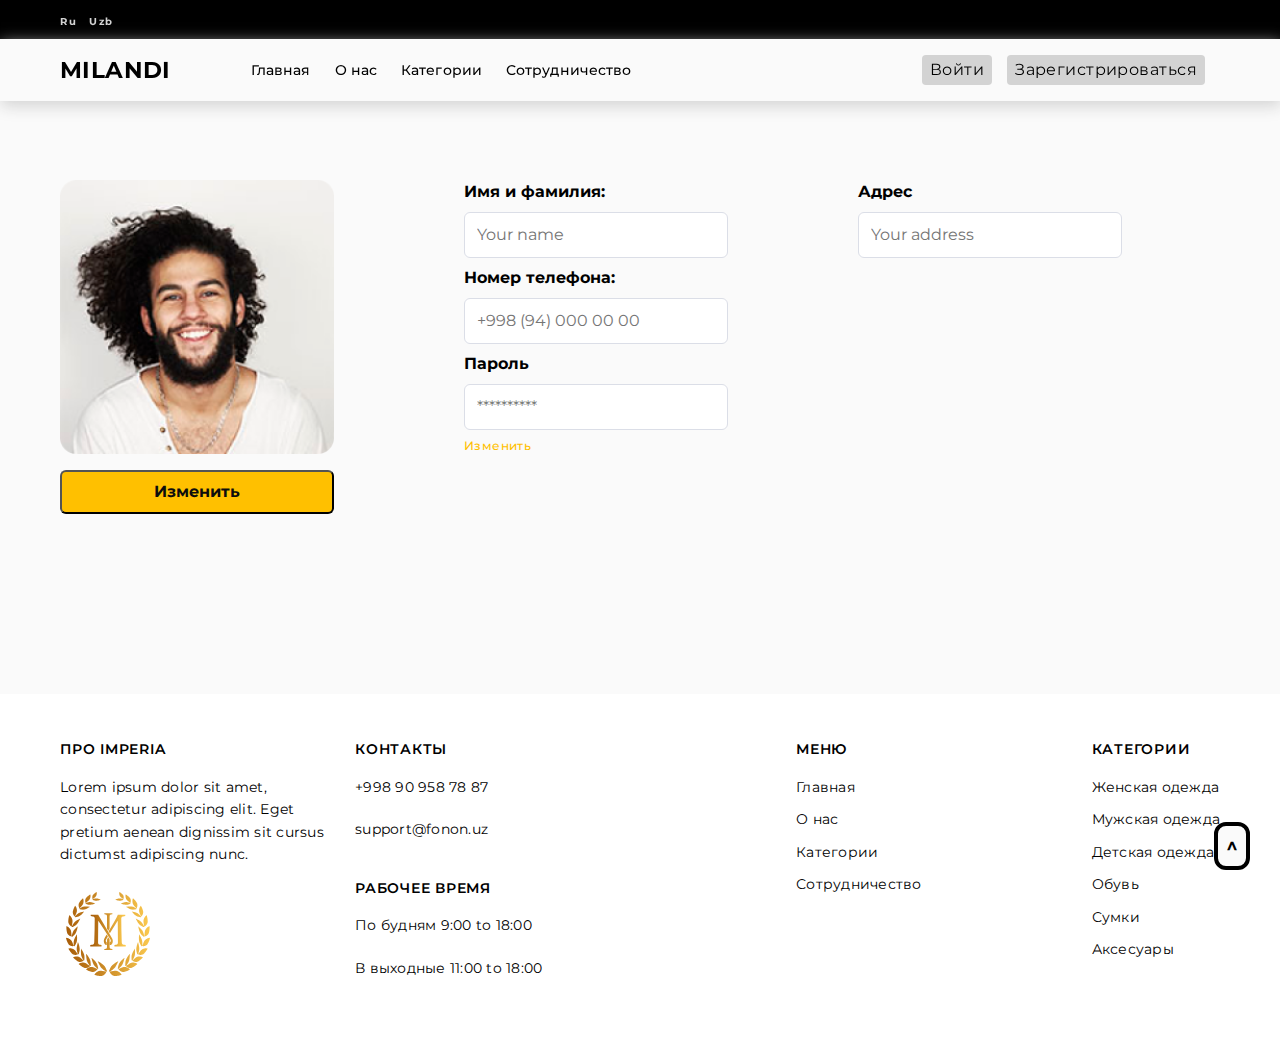
<file: profile_page.html>
<!DOCTYPE html>
<html lang="en">
  <head>
    <meta charset="UTF-8" />
    <meta http-equiv="X-UA-Compatible" content="IE=edge" />
    <meta name="viewport" content="width=device-width, initial-scale=1.0" />
    <title>profile page</title>
    <link
    rel="stylesheet"
    href="https://cdnjs.cloudflare.com/ajax/libs/OwlCarousel2/2.3.4/assets/owl.carousel.min.css"
    integrity="sha512-tS3S5qG0BlhnQROyJXvNjeEM4UpMXHrQfTGmbQ1gKmelCxlSEBUaxhRBj/EFTzpbP4RVSrpEikbmdJobCvhE3g=="
    crossorigin="anonymous"
    referrerpolicy="no-referrer"
  />
  <link
    rel="stylesheet"
    href="https://cdnjs.cloudflare.com/ajax/libs/OwlCarousel2/2.3.4/assets/owl.theme.default.min.css"
    integrity="sha512-sMXtMNL1zRzolHYKEujM2AqCLUR9F2C4/05cdbxjjLSRvMQIciEPCQZo++nk7go3BtSuK9kfa/s+a4f4i5pLkw=="
    crossorigin="anonymous"
    referrerpolicy="no-referrer"
  />
  <link
    rel="stylesheet"
    href="https://unicons.iconscout.com/release/v4.0.0/css/line.css" />

    <link rel="icon" href="./images/best/id1.svg">
    
    <link rel="stylesheet" href="./css/compressed/profile_page.min.css">
    <link rel="icon" href="images/Logo.svg">

</head>
<body>
    <header>
      <button id="backtop" style="opacity: 1">
        <a href="#">^</a>
      </button>
      <nav>
        <section class="nav1">
          <div class="container">
            <a href="#">Ru</a>
            <a href="#">Uzb</a>
          </div>
        </section>
        <section id="navbar" class="nav2 navbarshrink">
          <div class="container">
            <div class="nav__left">
              <h1>MILANDI</h1>
              <ul>
                <li><a href="./index.html">Главная</a></li>
                <li><a href="./about.html">О нас</a></li>
                <li><a href="./best_categories.html">Категории</a></li>
                <li><a href="./cooperation.html">Сотрудничество</a></li>
              </ul>
            </div>
            <div class="nav__right">
              <button><a href="./profile_page.html">Войти</a></button>
              <button><a href="./pro76.html">Зарегистрироваться</a></button>
              <a href="zakaz.html"><i class="uil uil-shopping-cart-alt"></i></a>
            </div>
          </div>
        </section>
        <section id="navbar" class="nav__res">
          <div class="container">
            <div class="hamburger">
              <div class="left">
                <i class="uil uil-bars" onclick="openNavbar()"></i>
                <img src="images/Logo.svg" alt="" />
              </div>
              <a href="./zakaz.html"
                ><i class="uil uil-shopping-cart-alt"></i
              ></a>
            </div>
            <div id="navbar-responsive">
              <i
                id="navbar-close"
                class="uil uil-multiply"
                onclick="closeNavbar()"></i>
              <div class="hamcontent">
                <a href="./index.html">Главная</a>
                <a href="./about.html">О нас</a>
                <a href="./pricing.html">Категории</a>
                <a href="./work.html">Сотрудничество</a>
                <div class="buttons">
                  <button><a href="./desktop2.html">Регестрайция</a></button>
                  <button><a href="./profile_page.html">Вход</a></button>
                </div>
              </div>
            </div>
          </div>
        </section>
      </nav>
    </header>

    <main>
      <section id="profile-section">
        <div class="container profile-container">
          <div class="profile-left">
            <img src="./images/profile-page/ava.png" alt="ava" />
            <button>Изменить</button>
          </div>

          <div class="profile-center">
            <form action="#">
              <h1>Имя и фамилия:</h1>
              <input type="text" name="name" placeholder="Your name" required />
              <h1>Номер телефона:</h1>
              <input type="text" placeholder="+998 (94) 000 00 00" required />
              <h1>Пароль</h1>
              <input type="password" placeholder="**********" required />
              <p>Изменить</p>
            </form>
          </div>

                <div class="profile-right">
                    <form action="">                        
                        <h1>Адрес</h1>
                        <input type="text" name="text" placeholder="Your address">
                    </form>
                </div>
            </div>
        </section>
    </main>   
    
    <footer>
        <div class="container">
          <div class="footer_res">
            <p>
              High fidelity wireframes include more real content, specific
              typography choices, and information on image.
            </p>
            <ul>
              <li><a href="categories.html">Catalog</a></li>
              <li><a href="best_categories.html">Popular</a></li>
              <li><a href="filter.html">Pricing</a></li>
              <li><a href="pro76.html">Features</a></li>
              <li><a href="about.html">About</a></li>
              <li><a href="profile_page.html">Blog</a></li>
              <li><a href="cooperation.html">Contacts</a></li>
            </ul>
            <hr />
            <div class="location">
              <div class="thing">
                <i class="uil uil-location-point"></i>
                <a
                  >Los Angeles,<br />
                  359 Hidden Valley Road</a
                >
              </div>
              <div class="thing">
                <i class="uil uil-envelope"></i>
                <a href="">Hellohero@gmail.com</a>
              </div>
            </div>
          </div>
          <div class="footer">
            <div class="footer_left">
              <div class="left">
                <h6>про imperia</h6>
                <p>
                  Lorem ipsum dolor sit amet, consectetur adipiscing elit. Eget
                  pretium aenean dignissim sit cursus dictumst adipiscing nunc.
                </p>
                <img src="images/footer_logo.svg" alt="" />
              </div>
              <div class="right">
                <h6>контакты</h6>
                <p><a href="">+998 90 958 78 87</a></p>
                <p><a href="">support@fonon.uz</a></p>
                <h6 class="mt">рабочее время</h6>
                <p>По будням 9:00 to 18:00</p>
                <p>В выходные 11:00 to 18:00</p>
              </div>
            </div>
            <div class="footer_right">
              <div class="left">
                <h6>Меню</h6>
                <ul>
                  <li><a href="index.html">Главная</a></li>
                  <li><a href="about.html">О нас</a></li>
                  <li><a href="categories.html">Категории</a></li>
                  <li><a href="cooperation.html">Сотрудничество</a></li>
                </ul>
              </div>
              <div class="right">
                <h6>категории</h6>
                <ul>
                  <li><a href="">Женская одежда</a></li>
                  <li><a href="">Мужская одежда</a></li>
                  <li><a href="">Детская одежда</a></li>
                  <li><a href="">Обувь</a></li>
                  <li><a href="">Сумки</a></li>
                  <li><a href="">Аксесуары</a></li>
                </ul>
              </div>
            </div>
          </div>
        </div>
      </footer>
</body>
</html>
</file>
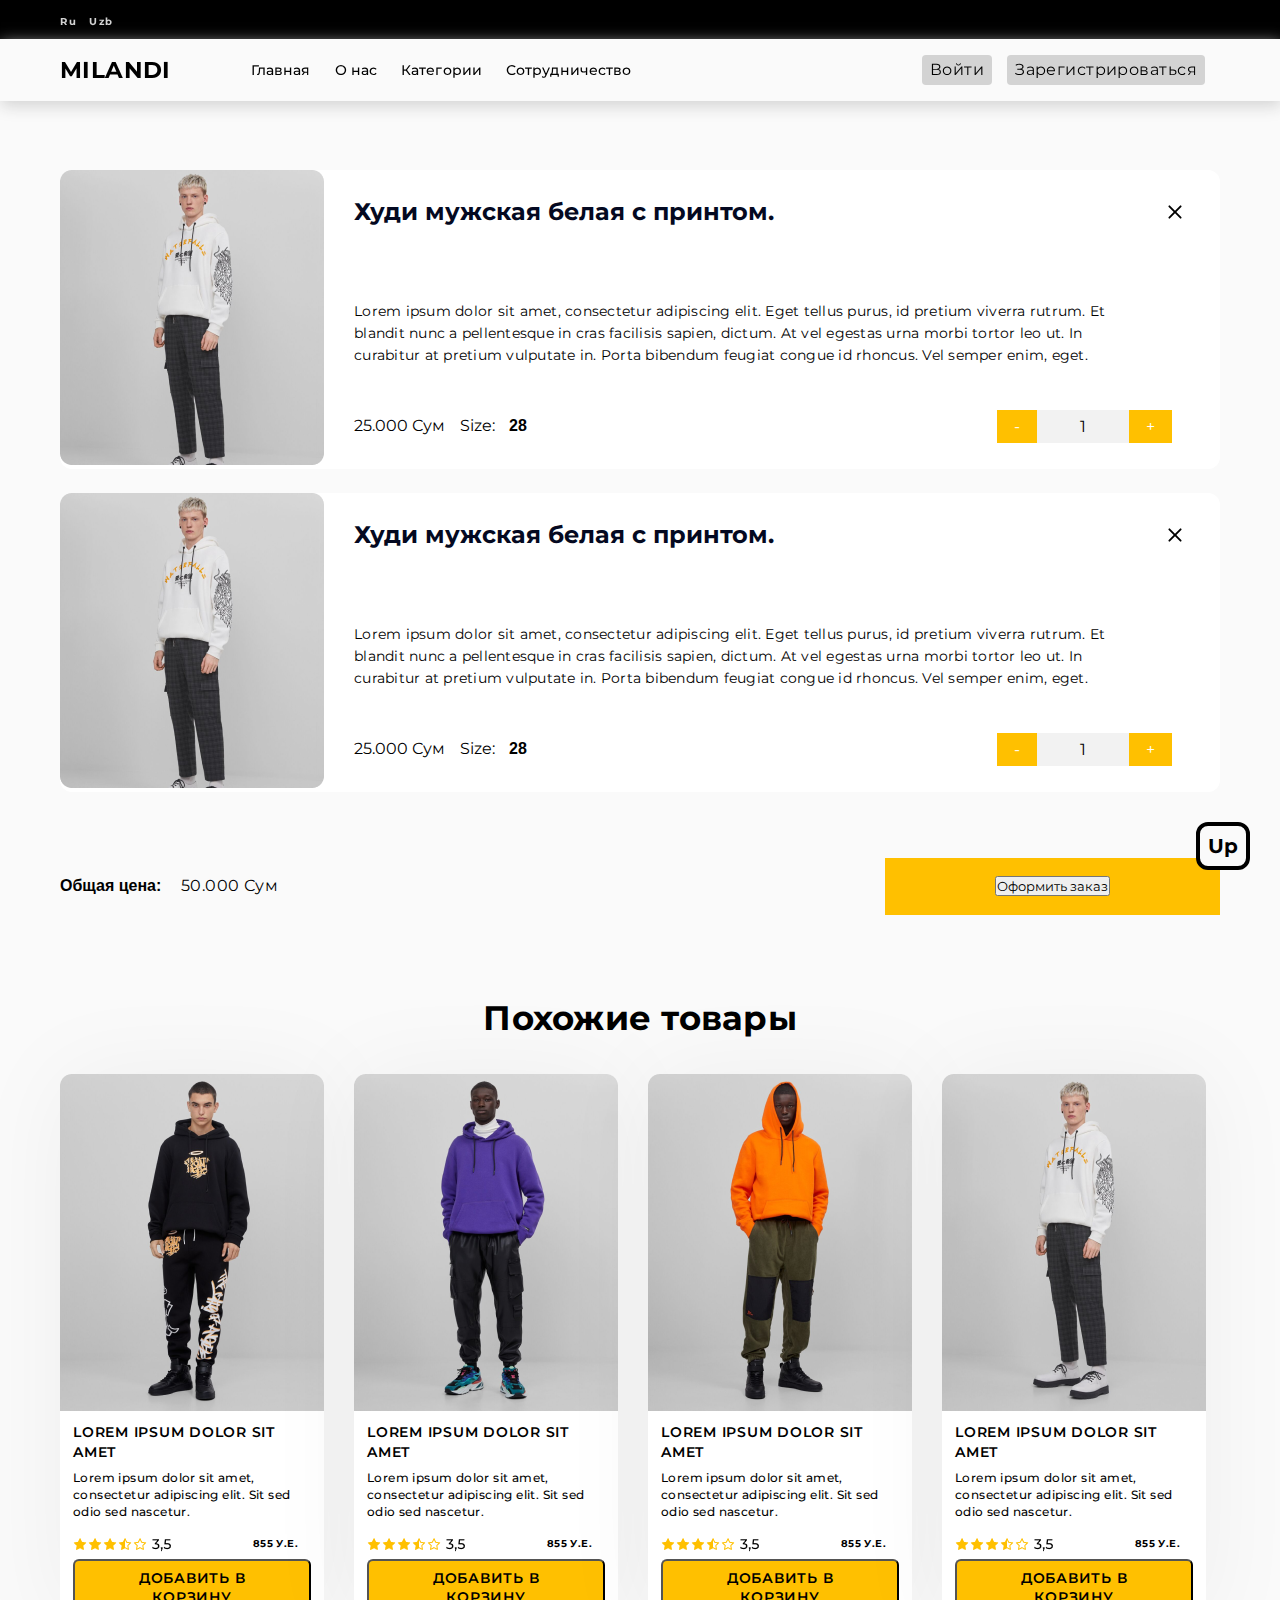
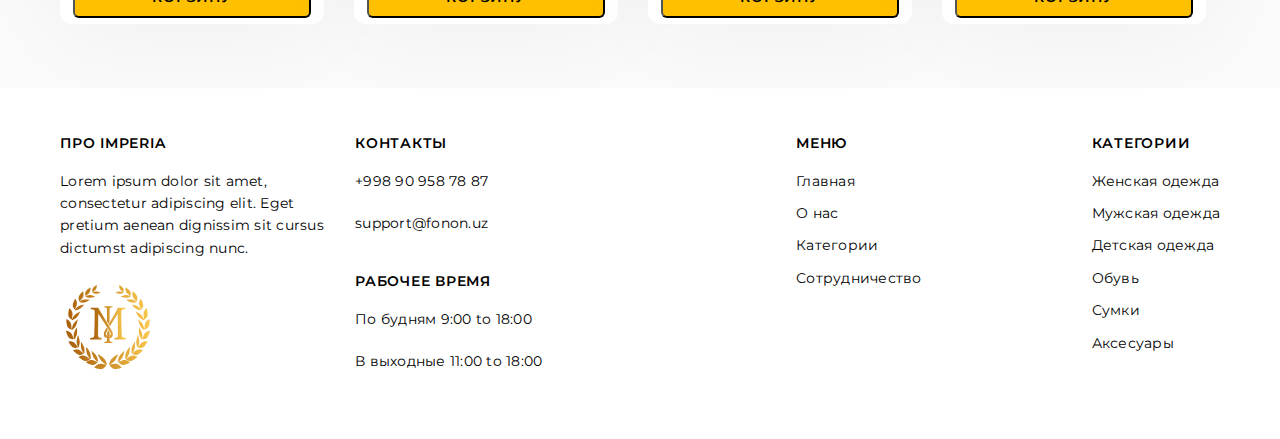
<file: zakaz.html>
<!DOCTYPE html>
<html lang="en">
  <head>
    <meta charset="UTF-8" />
    <meta http-equiv="X-UA-Compatible" content="IE=edge" />
    <meta name="viewport" content="width=device-width, initial-scale=1.0" />
    <title>shoxrux-2</title>
    <link
      rel="stylesheet"
      href="https://unicons.iconscout.com/release/v4.0.0/css/line.css" />
    <link rel="stylesheet" href="./css/compressed/zakaz.min.css" />
    <link rel="icon" href="images/Logo.svg" />
  </head>
  <body>
    <button id="backtop" style="opacity: 1">
      <a href="#">Up</a>
    </button>
    <header>
      <nav>
        <section class="nav1">
          <div class="container">
            <a href="#">Ru</a>
            <a href="#">Uzb</a>
          </div>
        </section>
        <section id="navbar" class="nav2 navbarshrink">
          <div class="container">
            <div class="nav__left">
              <h1>MILANDI</h1>
              <ul>
                <li><a href="index.html">Главная</a></li>
                <li><a href="about.html">О нас</a></li>
                <li><a href="best_categories.html">Категории</a></li>
                <li><a href="cooperation.html">Сотрудничество</a></li>
              </ul>
            </div>
            <div class="nav__right">
              <button><a href="profile_page.html">Войти</a></button>
              <button><a href="pro76.html">Зарегистрироваться</a></button>
              <a href="zakaz.html"><i class="uil uil-shopping-cart-alt"></i></a>
            </div>
          </div>
        </section>
        <section id="navbar" class="nav__res">
          <div class="container">
            <div class="hamburger">
              <div class="left">
                <i class="uil uil-bars" onclick="openNavbar()"></i>
                <img src="images/Logo.svg" alt="" />
              </div>
              <a href="zakaz.html"><i class="uil uil-shopping-cart-alt"></i></a>
            </div>
            <div id="navbar-responsive">
              <i
                id="navbar-close"
                class="uil uil-multiply"
                onclick="closeNavbar()"></i>
              <div class="hamcontent">
                <a href="index.html">Главная</a>
                <a href="about.html">О нас</a>
                <a href="pricing.html">Категории</a>
                <a href="work.html">Сотрудничество</a>
                <div class="buttons">
                  <button><a href="desktop2.html">Регестрайция</a></button>
                  <button><a href="profile_page.html">Вход</a></button>
                </div>
              </div>
            </div>
          </div>
        </section>
      </nav>
    </header>

    <main id="first__mobile">
      <section>
        <div class="container">
          <div class="mobile__check">
            <div class="mobile__left-right">
              <div class="mobile__left">
                <img src="./images/zakaz/complekt.png" alt="style" />
              </div>

              <div class="mobile__right">
                <div class="mobile__right-1">
                  <h1>Худи мужская белая с принтом.</h1>
                </div>

                <div class="mobile__right-2">
                  <div class="sum__size-2">
                    <div class="sum-2">
                      <p>25.000 Сум</p>
                    </div>
                    <div class="size-2">
                      <p>Size: <span>28</span></p>
                    </div>
                  </div>
                </div>

                <div class="mobile__right-3">
                  <div class="musor">
                    <img src="./images/zakaz/musor.svg" alt="musor" />
                  </div>
                  <div class="number-2">
                    <div class="minus-2">
                      <p>-</p>
                    </div>
                    <div class="digital-2"><p>1</p></div>
                    <div class="plus-2">+</div>
                  </div>
                </div>
              </div>
            </div>
          </div>
        </div>
      </section>

      <section>
        <div class="container">
          <div class="mobile__check">
            <div class="mobile__left-right">
              <div class="mobile__left">
                <img src="./images/zakaz/complekt.png" alt="style" />
              </div>

              <div class="mobile__right">
                <div class="mobile__right-1">
                  <h1>Худи мужская белая с принтом.</h1>
                </div>

                <div class="mobile__right-2">
                  <div class="sum__size-2">
                    <div class="sum-2">
                      <p>25.000 Сум</p>
                    </div>
                    <div class="size-2">
                      <p>Size: <span>28</span></p>
                    </div>
                  </div>
                </div>

                <div class="mobile__right-3">
                  <div class="musor">
                    <img src="./images/zakaz/musor.svg" alt="musor" />
                  </div>
                  <div class="number-2">
                    <div class="minus-2">
                      <p>-</p>
                    </div>
                    <div class="digital-2"><p>1</p></div>
                    <div class="plus-2">+</div>
                  </div>
                </div>
              </div>
            </div>
          </div>
        </div>
      </section>

      <section>
        <div class="container">
          <div class="mobile__check">
            <div class="mobile__left-right">
              <div class="mobile__left">
                <img src="./images/zakaz/complekt.png" alt="style" />
              </div>

              <div class="mobile__right">
                <div class="mobile__right-1">
                  <h1>Худи мужская белая с принтом.</h1>
                </div>

                <div class="mobile__right-2">
                  <div class="sum__size-2">
                    <div class="sum-2">
                      <p>25.000 Сум</p>
                    </div>
                    <div class="size-2">
                      <p>Size: <span>28</span></p>
                    </div>
                  </div>
                </div>

                <div class="mobile__right-3">
                  <div class="musor">
                    <img src="./images/zakaz/musor.svg" alt="musor" />
                  </div>
                  <div class="number-2">
                    <div class="minus-2">
                      <p>-</p>
                    </div>
                    <div class="digital-2"><p>1</p></div>
                    <div class="plus-2">+</div>
                  </div>
                </div>
              </div>
            </div>
          </div>
        </div>
      </section>

      <section>
        <div class="container">
          <div class="zakaz">
            <div class="zakaz__sum">
              <p class="ob_sum">Общая цена: <span>50.000 Сум</span></p>
            </div>

            <div class="zakaz__btn">
              <a href=""><button>Оформить заказ</button></a>
            </div>
          </div>
        </div>
      </section>

      <section id="tavar-section">
        <div class="container">
          <h1>Похжие товары</h1>

          <div class="tavar-box">
            <div class="tavar-card">
              <img src="./images/zakaz/negr-2.png" alt="" />
              <img src="./images/best/star.png" alt="" />
              <p>Lorem ipsum dolor sit amet</p>
              <h6>855 у.е.</h6>
            </div>
            <div class="tavar-card">
              <img class="negr-img" src="./images/zakaz/negr-2.png" alt="" />
              <img src="./images/best/star.png" alt="" />
              <p>Lorem ipsum dolor sit amet</p>
              <h6>855 у.е.</h6>
            </div>
            <div class="tavar-card">
              <img class="negr-img" src="./images/zakaz/negr-2.png" alt="" />
              <img src="./images/best/star.png" alt="" />
              <p>Lorem ipsum dolor sit amet</p>
              <h6>855 у.е.</h6>
            </div>
            <div class="tavar-card">
              <img class="negr-img" src="./images/zakaz/negr-2.png" alt="" />
              <img src="./images/best/star.png" alt="" />
              <p>Lorem ipsum dolor sit amet</p>
              <h6>855 у.е.</h6>
            </div>
          </div>
        </div>
      </section>
    </main>

    <main id="first__decktop">
      <section>
        <div class="container">
          <div class="checkout">
            <div class="check__out-top-left-right">
              <div class="check__out-top-left">
                <img src="./images/zakaz/complekt.png" alt="" />
              </div>

              <div class="check__out-top-right">
                <div class="check__out-top-1">
                  <h2>Худи мужская белая с принтом.</h2>
                  <img src="images/zakaz/x.svg" alt="x" />
                </div>

                <div class="check__out-top-2">
                  <p>
                    Lorem ipsum dolor sit amet, consectetur adipiscing elit.
                    Eget tellus purus, id pretium viverra rutrum. Et blandit
                    nunc a pellentesque in cras facilisis sapien, dictum. At vel
                    egestas urna morbi tortor leo ut. In curabitur at pretium
                    vulputate in. Porta bibendum feugiat congue id rhoncus. Vel
                    semper enim, eget.
                  </p>
                </div>

                <div class="check__out-top-3">
                  <div class="sum__size">
                    <p class="sum">25.000 Сум</p>
                    <p class="size">Size: <span>28</span></p>
                  </div>

                  <div class="number">
                    <div class="minus">
                      <p>-</p>
                    </div>
                    <div class="digital">1</div>
                    <div class="plus">+</div>
                  </div>
                </div>
              </div>
            </div>
          </div>
        </div>
      </section>

      <section>
        <div class="container">
          <div class="checkout">
            <div class="check__out-top-left-right">
              <div class="check__out-top-left">
                <img src="./images/zakaz/complekt.png" alt="" />
              </div>

              <div class="check__out-top-right">
                <div class="check__out-top-1">
                  <h2>Худи мужская белая с принтом.</h2>
                  <img src="images/zakaz/x.svg" alt="x" />
                </div>

                <div class="check__out-top-2">
                  <p>
                    Lorem ipsum dolor sit amet, consectetur adipiscing elit.
                    Eget tellus purus, id pretium viverra rutrum. Et blandit
                    nunc a pellentesque in cras facilisis sapien, dictum. At vel
                    egestas urna morbi tortor leo ut. In curabitur at pretium
                    vulputate in. Porta bibendum feugiat congue id rhoncus. Vel
                    semper enim, eget.
                  </p>
                </div>

                <div class="check__out-top-3">
                  <div class="sum__size">
                    <p class="sum">25.000 Сум</p>
                    <p class="size">Size: <span>28</span></p>
                  </div>

                  <div class="number">
                    <div class="minus">
                      <p>-</p>
                    </div>
                    <div class="digital">1</div>
                    <div class="plus">+</div>
                  </div>
                </div>
              </div>
            </div>
          </div>
        </div>
      </section>

      <section>
        <div class="container">
          <div class="zakaz">
            <div class="zakaz__sum">
              <p class="ob_sum">Общая цена: <span>50.000 Сум</span></p>
            </div>

            <div class="zakaz__btn">
              <a href="./pro76.html"><button>Оформить заказ</button></a>
            </div>
          </div>
        </div>
      </section>

      <section>
        <div class="container">
          <div class="maxsulot-body">
            <h1>Похожие товары</h1>
            <div class="maxsulot-body_box">
              <div class="box__item">
                <img src="./images/best/image1.png" alt="" />
                <h2>Lorem ipsum dolor sit amet</h2>
                <p>
                  Lorem ipsum dolor sit amet, consectetur adipiscing elit. Sit
                  sed odio sed nascetur.
                </p>
                <div class="box-item_box">
                  <img src="./images/best/star.png" alt="" />
                  <p>855 у.е.</p>
                </div>
                <button>Добавить в корзину</button>
              </div>
              <div class="box__item">
                <img src="./images/best/image4.png" alt="" />
                <h2>Lorem ipsum dolor sit amet</h2>
                <p>
                  Lorem ipsum dolor sit amet, consectetur adipiscing elit. Sit
                  sed odio sed nascetur.
                </p>
                <div class="box-item_box">
                  <img src="./images/best/star.png" alt="" />
                  <p>855 у.е.</p>
                </div>
                <button>Добавить в корзину</button>
              </div>
              <div class="box__item">
                <img src="./images/best/image2.png" alt="" />
                <h2>Lorem ipsum dolor sit amet</h2>
                <p>
                  Lorem ipsum dolor sit amet, consectetur adipiscing elit. Sit
                  sed odio sed nascetur.
                </p>
                <div class="box-item_box">
                  <img src="./images/best/star.png" alt="" />
                  <p>855 у.е.</p>
                </div>
                <button>Добавить в корзину</button>
              </div>
              <div class="box__item">
                <img src="./images/best/image3.png" alt="" />
                <h2>Lorem ipsum dolor sit amet</h2>
                <p>
                  Lorem ipsum dolor sit amet, consectetur adipiscing elit. Sit
                  sed odio sed nascetur.
                </p>
                <div class="box-item_box">
                  <img src="./images/best/star.png" alt="" />
                  <p>855 у.е.</p>
                </div>
                <button>Добавить в корзину</button>
              </div>
            </div>
          </div>
        </div>
      </section>
    </main>

    <footer>
      <div class="container">
        <div class="footer_res">
          <p>
            High fidelity wireframes include more real content, specific
            typography choices, and information on image.
          </p>
          <ul>
            <li><a href="categories.html">Catalog</a></li>
            <li><a href="best_categories.html">Popular</a></li>
            <li><a href="filter.html">Pricing</a></li>
            <li><a href="pro76.html">Features</a></li>
            <li><a href="about.html">About</a></li>
            <li><a href="profile_page.html">Blog</a></li>
            <li><a href="cooperation.html">Contacts</a></li>
          </ul>
          <hr />
          <div class="location">
            <div class="thing">
              <i class="uil uil-location-point"></i>
              <a
                >Los Angeles,<br />
                359 Hidden Valley Road</a
              >
            </div>
            <div class="thing">
              <i class="uil uil-envelope"></i>
              <a href="">Hellohero@gmail.com</a>
            </div>
          </div>
        </div>
        <div class="footer">
          <div class="footer_left">
            <div class="left">
              <h6>про imperia</h6>
              <p>
                Lorem ipsum dolor sit amet, consectetur adipiscing elit. Eget
                pretium aenean dignissim sit cursus dictumst adipiscing nunc.
              </p>
              <img src="images/footer_logo.svg" alt="" />
            </div>
            <div class="right">
              <h6>контакты</h6>
              <p><a href="">+998 90 958 78 87</a></p>
              <p><a href="">support@fonon.uz</a></p>
              <h6 class="mt">рабочее время</h6>
              <p>По будням 9:00 to 18:00</p>
              <p>В выходные 11:00 to 18:00</p>
            </div>
          </div>
          <div class="footer_right">
            <div class="left">
              <h6>Меню</h6>
              <ul>
                <li><a href="index.html">Главная</a></li>
                <li><a href="about.html">О нас</a></li>
                <li><a href="categories.html">Категории</a></li>
                <li><a href="cooperation.html">Сотрудничество</a></li>
              </ul>
            </div>
            <div class="right">
              <h6>категории</h6>
              <ul>
                <li><a href="">Женская одежда</a></li>
                <li><a href="">Мужская одежда</a></li>
                <li><a href="">Детская одежда</a></li>
                <li><a href="">Обувь</a></li>
                <li><a href="">Сумки</a></li>
                <li><a href="">Аксесуары</a></li>
              </ul>
            </div>
          </div>
        </div>
      </div>
    </footer>
    <script src="js/smth.js"></script>
  </body>
</html>
</file>
<file: main.css>
@import url('https://fonts.googleapis.com/css2?family=Montserrat:wght@400;500;600;700&display=swap');

* {
  margin: 0;
  padding: 0;
  transition: all 0.4s ease;
  scroll-behavior: smooth;
  font-family: 'Montserrat', sans-serif;
  outline: none;
}

.container {
  max-width: 1200px;
  margin: 0 auto;
  padding: 0 20px;
}

a {
  text-decoration: none;
  cursor: pointer;
}

ul {
  list-style-type: none;
}

html {
  scroll-behavior: smooth;
}

button {
  cursor: pointer;
}

img {
  max-inline-size: 100%;
  max-block-size: 100%;
}

input:focus {
  outline: none;
}



*,
*::before,
*::after {
  box-sizing: border-box;
}

*:where(:not(html, iframe, canvas, svg, video, audio):not(svg *, symbol *)) {
  
  display: revert;
}

*{
list-style: none;
box-sizing: border-box;
}

/* .navbar-brand {
    margin-right: 90px;
}

.collapse{
    align-items: center;
}

.nav-btn{
 margin-right: 50px;
 gap: 30px;
} */

footer ul{
    padding-left: 0 !important;
}
.section{
    margin-top: 64px;
}
.katalog{
  margin: 0 auto;
  text-align: center;
}
.section-card,
.section-card1,
.section-card2{
    display: flex;
    margin-top: 30px;
    
}
.div1,
.div2,
.div3,
.div4{
    display: flex;
    gap: 20px;
}
.div5{
display: flex;
gap: 40px;
}
h4{
    padding-top: 20px;
    text-align: center;
}

.divv{
padding-right: 20px;
}


@media screen and (max-width:992px) {
    .icon-nav{
        display: none;
    }
    
    
    .section{
        margin: 0 40px;
    }

.section-card,
.section-card1,
.section-card2{
    display: flex;
    flex-direction: column;
    
}

}

@media screen and (max-width:768px) {
    
    
    .section{
        margin: 0 20px;
    }
    .icon-nav{
        display: none;
    }

.section-card,
.section-card1,
.section-card2{
    margin: 0 auto;
    display: flex;
    align-items: center;
    flex-direction: column;
    
}
.div1,
.div2,
.div3,
.div4{
    display: flex;
    flex-direction: column;

}
.div5{
    display: flex;
    flex-direction: column;

}
}

/* footer{
    margin-top: 60px;
    background-color: azure;
}
.footercard{
    display: flex;
    align-items: center;
    padding-top: 20px;
    
}
.footer-card2{
    display: flex;
    justify-content: space-between;
}
.footer-span{
    display: block;
    padding-top: 10px;
}
.footer-text{
    width: 320px;
    font-weight: 400;
    font-size: 14px;
}

li{
    width: 140px;
    font-weight: 700;
    font-size: 20px;
    padding-top: 12px;
}
.footer-loc{
    display: none;
    overflow: hidden;
}

@media screen and (max-width:768px){
    .icon-nav{
        display: none;
    }
   
    
    
    footer{
        margin: 0 20px;
    }
    .footercard{
    display: flex;
    flex-direction: column;
}

ul{
    margin: 0 auto;
    
}

.footer-loc{
    display: block;
    padding-top: 20px;
    
}
.icon{
    padding-top: 10px;
}



} */
</file>
<file: css/compressed/home.min.css>
@import"https://fonts.googleapis.com/css2?family=Montserrat:wght@400;500;600;700&display=swap";*{margin:0;padding:0;transition:all .4s ease;scroll-behavior:smooth;font-family:"Montserrat",sans-serif;outline:none}.container{max-width:1200px;margin:0 auto;padding:0 20px}a{text-decoration:none;cursor:pointer}ul{list-style-type:none}html{scroll-behavior:smooth}button{cursor:pointer}img{max-inline-size:100%;max-block-size:100%}input:focus{outline:none}*,*::before,*::after{box-sizing:border-box}*:where(:not(html,iframe,canvas,svg,video,audio):not(svg *,symbol *)){display:revert}*{transition:all .4s ease}footer .container .footer_res{padding:36px 28px}footer .container .footer_res p{font-weight:400;font-size:16px;line-height:24px;color:#000}footer .container .footer_res hr{background-color:#dbdee7;height:1px;border:none}footer .container .footer_res ul{padding:36px 0;display:grid;grid-template-columns:auto auto}footer .container .footer_res ul li a{color:#000;font-weight:700;font-size:20px;line-height:34px}footer .container .footer_res .location{margin-top:32px;display:flex;flex-direction:column;gap:17px}footer .container .footer_res .location .thing{display:flex;align-items:center;gap:20px}footer .container .footer_res .location .thing p{font-weight:400;font-size:16px;line-height:24px}footer .container .footer_res .location .thing i{font-weight:600;font-size:26px;line-height:24px;color:#0045ff}.footer{padding:46px 0;display:none;justify-content:space-between}.footer .footer_left{display:flex;justify-content:space-between;gap:30px}.footer .footer_left h6{font-weight:600;font-size:14px;line-height:140%;letter-spacing:.75px;text-transform:uppercase;color:#000}.footer .footer_left p{margin:16px 0 20px;max-width:265px;font-weight:400;font-size:14px;line-height:160%;letter-spacing:.25px;color:#000}.footer .footer_left p a{color:#000}.footer .mt{margin-top:38px}.footer .footer_right{display:flex;justify-content:space-between;gap:30px}.footer .footer_right h6{font-weight:600;font-size:14px;line-height:140%;letter-spacing:.75px;text-transform:uppercase;color:#000;margin-bottom:16px}.footer .footer_right ul{display:flex;flex-direction:column;gap:10px}.footer .footer_right ul li a{font-weight:400;font-size:14px;line-height:160%;letter-spacing:.25px;color:#000}@media(min-width: 830px){.footer_res{display:none}.footer{display:flex !important}}@media(min-width: 900px){.footer_right{gap:100px !important}}@media(min-width: 1000px){.footer_right{gap:170px !important}}*{transition:all .4s ease}#backtop{position:fixed;bottom:30px;right:30px;z-index:99;border-radius:12px;border:4px solid #000;outline:none;cursor:pointer;padding:8px;transition:.6s;background-color:#fafafa}#backtop a{font-weight:700;font-size:20px;color:#000}#backtop:hover{border-color:#ffc000}#backtop:hover a{color:#ffc000}nav{position:fixed;top:0;width:100%;z-index:10}nav .nav1{display:none;padding:10px 0;background-color:#000}nav .nav1 a{color:#d3d3d3;margin-right:8px;font-weight:700;font-size:10px;line-height:140%;letter-spacing:1.5px}nav .nav1 a:hover{color:#fafafa}nav .nav2{display:none;padding:20px 0;background-color:#fafafa}nav .nav2 .container{display:grid;grid-template-columns:repeat(2, auto);justify-content:space-between;align-items:center;gap:10px}nav .nav2 .container .nav__left{display:flex;gap:20px;align-items:center}nav .nav2 .container .nav__left h1{font-weight:700;font-size:23px;line-height:140%;letter-spacing:.4px}nav .nav2 .container .nav__left ul{display:flex;gap:24px}nav .nav2 .container .nav__left ul li a{font-weight:500;font-size:14px;line-height:140%;text-align:center;letter-spacing:.1px;color:#000}nav .nav2 .container .nav__left ul li a:hover{color:#ffc000}nav .nav2 .container .nav__right{display:flex;gap:15px;align-items:center}nav .nav2 .container .nav__right button{border:none;border-radius:4px;padding:4px 8px;background-color:#d3d3d3}nav .nav2 .container .nav__right button a{font-weight:400;font-size:16px;line-height:140%;letter-spacing:.44px;color:#000}nav .nav2 .container .nav__right button:hover{background-color:#ffc000}.hamburger{display:flex;align-items:center;justify-content:space-between}.hamburger .left{display:flex;align-items:center;gap:20px}.uil-shopping-cart-alt{font-size:30px;color:#000}.uil-shopping-cart-alt:hover{color:#ffc000}.uil-bars{cursor:pointer;color:#000;font-size:35px}#navbar-responsive{display:block;position:fixed;top:-100%;left:0;bottom:0;height:100vh;width:100%;text-align:center;background-color:rgba(0,0,0,.5176470588)}#navbar-responsive .hamcontent{position:relative;padding:92px 36px 45px;background-color:#fafafa;height:80vh;display:flex;flex-direction:column;align-items:flex-start;gap:24px}#navbar-responsive .hamcontent a{font-weight:700;font-size:24px;line-height:140%;color:#000}#navbar-responsive .hamcontent a:hover{color:#ffc000}#navbar-responsive .hamcontent .buttons{position:absolute;bottom:20px;left:0;padding:0 28px;width:100%;display:flex;flex-direction:column;gap:8px}#navbar-responsive .hamcontent .buttons button{padding:13px 20px;border:none;background-color:#fff;border-radius:6px}#navbar-responsive .hamcontent .buttons button a{font-weight:700;font-size:20px;line-height:34px;color:#000}#navbar-responsive .hamcontent .buttons button:hover{background-color:#ffc000}.nav__res{padding:15px 0;background-color:#fafafa}.uil-multiply{z-index:10;cursor:pointer;padding:25px 30px;color:#000;font-size:35px;position:absolute;right:0px}.navbarshrink{padding:15px 0 !important;box-shadow:1px 5px 15px #d3d3d3}@media(min-height: 700px){#navbar-responsive .hamcontent{height:70vh}#navbar-responsive .hamcontent .buttons{bottom:45px}}@media(min-width: 910px){.nav1{display:block !important}.nav2{display:block !important}.nav__res{display:none}}@media(min-width: 970px){.nav__left{gap:80px !important}}main{margin-top:80px;background-color:#e5e5e5;padding-bottom:70px}main #s1{background-color:#ffc000;position:relative}main #s1 .img{display:none;position:absolute;z-index:0;top:20%;height:60%;width:100%}main #s1 .container{position:relative;z-index:1;display:flex;align-items:center;justify-content:right;gap:20px}main #s1 .container .s1__left{display:none}main #s1 .container .s1__left h1{font-weight:700;font-size:34px;line-height:140%;display:flex;align-items:center;letter-spacing:.25px;color:#fafafa;max-width:588px}main #s1 .container .s1__left p{font-weight:500;font-size:14px;line-height:140%;display:flex;align-items:center;letter-spacing:.1px;max-width:588px;color:#fafafa;margin:16px 0 24px}main #s1 .container .s1__left a{font-weight:600;font-size:14px;line-height:140%;display:flex;align-items:center;text-align:center;gap:4px;letter-spacing:.75px;color:#ffc000;text-transform:uppercase}main #s1 .container .s1__right{display:flex;justify-content:right}main #s1 .container .s1__right img{z-index:2;position:relative;width:70%}#s2{background-color:#e5e5e5;padding:16px 0 70px}#s2 .container .s1__left h1{font-weight:700;font-size:34px;line-height:140%;text-align:left;display:flex;letter-spacing:.25px;color:#000;max-width:588px}#s2 .container .s1__left p{font-weight:500;font-size:14px;line-height:140%;display:flex;letter-spacing:.1px;max-width:588px;color:#000;margin:16px 0 24px}#s2 .container .s1__left a{font-weight:600;font-size:14px;line-height:140%;display:flex;align-items:center;text-align:center;gap:4px;letter-spacing:.75px;color:#000;text-transform:uppercase}#s2 .container h1{font-weight:700;font-size:34px;line-height:140%;text-align:center;letter-spacing:.25px;color:#000;margin-bottom:24px;margin-top:48px}#s2 .container .owl-carousel{position:relative;display:flex;justify-content:center;gap:100px}#s2 .container .owl-carousel .item{background-color:#fafafa;display:flex;justify-content:center;align-items:center;flex-direction:column;gap:50px;border-radius:12px;padding:30px 0}#s2 .container .owl-carousel .item img{width:25px}#s2 .container .owl-carousel .item p{font-weight:400;font-size:16px;line-height:140%;display:flex;align-items:center;text-align:center;letter-spacing:.44px;color:#000}#s2 .container .owl-carousel .owl-dots{position:absolute;bottom:-60px;gap:5px;display:flex}#s2 .container .owl-carousel .owl-dots .owl-dot{width:16px;height:16px}#s2 .container .owl-carousel .owl-dots .owl-dot span{width:4px;height:4px;margin:5px}#s2 .container .owl-carousel .owl-dots .owl-dot.active{border-radius:50%;border:1px solid #000}#s3{background-color:#e5e5e5;padding:10px 0 70px}#s3 .container h1{font-weight:700;font-size:34px;line-height:140%;text-align:center;letter-spacing:.25px;color:#000;margin-bottom:32px}#s3 .container .owl-carousel{position:relative;display:flex;justify-content:center}#s3 .container .owl-carousel .owl-dots{position:absolute;bottom:-40px;gap:5px;display:flex}#s3 .container .owl-carousel .owl-dots .owl-dot{width:16px;height:16px}#s3 .container .owl-carousel .owl-dots .owl-dot span{width:4px;height:4px;margin:5px}#s3 .container .owl-carousel .owl-dots .owl-dot.active{border-radius:50%;border:1px solid #000}#s3 .container .owl-carousel .item{background-color:#fafafa;border-radius:12px}#s3 .container .owl-carousel .item .card_text_res{display:block;padding:8px 14px}#s3 .container .owl-carousel .item .card_text_res h2{font-weight:600;font-size:14px;line-height:140%;letter-spacing:.75px;text-transform:uppercase;color:#000;margin:4px 0}#s3 .container .owl-carousel .item .card_text_res img{width:98px}#s3 .container .owl-carousel .item .card_text_res h6{font-weight:700;font-size:10px;line-height:140%;letter-spacing:1.5px;color:#000}#s3 .container .owl-carousel .item .card_text{display:none;padding:8px 14px}#s3 .container .owl-carousel .item .card_text h2{font-weight:600;font-size:14px;line-height:140%;letter-spacing:.75px;text-transform:uppercase;color:#000}#s3 .container .owl-carousel .item .card_text p{font-weight:500;font-size:12px;line-height:140%;letter-spacing:.4px;color:#000;margin:8px 0}#s3 .container .owl-carousel .item .card_text button{padding:7px 0;display:flex;justify-content:center;width:100%;background-color:#ffc000;border:none;border-radius:6px;font-weight:600;font-size:14px;line-height:140%;letter-spacing:.75px;text-transform:uppercase;margin-top:8px}#s3 .container .owl-carousel .item .card_text button a{color:#000}#s3 .container .owl-carousel .item .card_text .rate{display:flex;justify-content:space-between;align-items:center}#s3 .container .owl-carousel .item .card_text .rate img{width:98px}#s3 .container .owl-carousel .item .card_text .rate h6{font-weight:700;font-size:10px;line-height:140%;letter-spacing:1.5px;color:#000}#s4{background-color:#e5e5e5;padding:10px 0 140px}#s4 .container h1{font-weight:700;font-size:34px;line-height:140%;text-align:center;letter-spacing:.25px;color:#000;margin-bottom:32px}#s4 .container .owl-carousel{display:flex;justify-content:center;position:relative}#s4 .container .owl-carousel .owl-dots{position:absolute;bottom:-40px;gap:5px;display:flex}#s4 .container .owl-carousel .owl-dots .owl-dot{width:16px;height:16px}#s4 .container .owl-carousel .owl-dots .owl-dot span{width:4px;height:4px;margin:5px}#s4 .container .owl-carousel .owl-dots .owl-dot.active{border-radius:50%;border:1px solid #000}#s4 .container .owl-carousel .item{overflow:hidden;display:flex;flex-direction:column;justify-content:center;border-radius:8px}#s4 .container .owl-carousel .item img{width:100%;height:100%}#s4 .container .owl-carousel .item a{margin-top:8px;font-weight:600;font-size:16px;line-height:140%;letter-spacing:.44px;color:#000;text-align:center;text-transform:capitalize}#s4 .container .owl-carousel .item button{display:none;opacity:0;justify-content:center;align-items:center;padding:18px 0;background-color:#000;font-weight:700;font-size:24px;line-height:140%;width:100%}#s4 .container .owl-carousel .item button a{color:#ffc000;text-align:center;text-transform:capitalize}#s5{background-image:radial-gradient(100% 1071.07% at 0% 0%, #0f0d2b 0%, #0c0926 100%)}#s5 .container{position:relative;justify-content:flex-start;display:flex;flex-direction:column}#s5 .container .phone{margin-top:-90px;width:60%}#s5 .container .text{padding:16px 0 48px}#s5 .container .text h1{font-weight:700;font-size:34px;line-height:140%;letter-spacing:.25px;color:#fafafa;max-width:754px}#s5 .container .text p{max-width:738px;margin:24px 0 40px;font-weight:400;font-size:16px;line-height:140%;letter-spacing:.44px;color:#fafafa}#s5 .container .text .store{display:flex;flex-direction:column;align-items:flex-start;gap:30px}.s6{padding-top:64px !important}#s7{padding-bottom:48px;background-color:#e5e5e5}#s7 .container .card{background-color:#fff;display:flex;gap:16px;flex-direction:column}#s7 .container .card img{width:100%}#s7 .container .s7__text{display:flex;align-items:center;flex-direction:column;justify-content:center;padding:16px 8px 24px}#s7 .container .s7__text h1{font-weight:700;font-size:34px;line-height:140%;letter-spacing:.25px;color:#000;max-width:556px}#s7 .container .s7__text p{max-width:558px;margin:24px 0;font-weight:400;font-size:16px;line-height:140%;letter-spacing:.44px;color:#000}#s7 .container .s7__text button{padding:8px 23px;border-radius:6px;background-color:#ffc000;border:none;font-weight:600;font-size:14px;line-height:140%;display:flex;align-items:center;text-align:center;letter-spacing:.75px;text-transform:uppercase}#s7 .container .s7__text button a{color:#000}#s8{background-color:#ffc000}#s8 .container{display:flex;justify-content:center;align-items:center}#s8 .container h1{font-weight:400;font-size:20px;line-height:140%;text-align:center;letter-spacing:.15px;color:#000;max-width:319px;margin:56px 0}@media(min-width: 700px){#s4 .container .owl-carousel .owl-dots{display:none}#s4 .container .owl-carousel .item a{display:none}#s4 .container .owl-carousel .item button{display:flex}#s4 .container .owl-carousel .item button a{display:block}#s4 .container .owl-carousel .item:hover{border-radius:8px;height:100%;margin-top:-70px}#s4 .container .owl-carousel .item:hover button{opacity:1}}@media(min-width: 800px){#s8 h1{font-weight:700 !important;font-size:34px !important;line-height:140% !important;margin:170px 0 !important;max-width:666px !important}#s5 .container{justify-content:space-between;flex-direction:initial !important}#s5 .phone{margin-top:-100px !important;width:-moz-max-content !important;width:max-content !important;height:-moz-max-content;height:max-content}.text{padding:40px 0 56px !important;width:60%}.store{align-items:center !important;flex-direction:initial !important}.card_text{display:block !important}.card_text_res{display:none !important}.s1__left{display:block !important}#s2 .s1__left{display:none !important}.owl-dots{display:none !important}main #s1 .container{justify-content:space-between !important}main .img{display:block !important}main .s1__right img{width:100% !important}}@media(min-width: 910px){main{margin-top:115px}#s7 .card{flex-direction:initial !important;gap:30px;justify-content:space-between}#s7 .card img{width:50% !important}#s7 .card .s7__text{align-items:flex-start}}@media(min-width: 1050px){main .img{height:50% !important;top:25% !important}#s5 .phone{margin-top:-170px !important}}@media(min-width: 1100px){main .img{top:30% !important}}
</file>
<file: css/compressed/about.min.css>
@import"https://fonts.googleapis.com/css2?family=Montserrat:wght@400;500;600;700&display=swap";*{margin:0;padding:0;transition:all .4s ease;scroll-behavior:smooth;font-family:"Montserrat",sans-serif;outline:none}.container{max-width:1200px;margin:0 auto;padding:0 20px}a{text-decoration:none;cursor:pointer}ul{list-style-type:none}html{scroll-behavior:smooth}button{cursor:pointer}img{max-inline-size:100%;max-block-size:100%}input:focus{outline:none}*,*::before,*::after{box-sizing:border-box}*:where(:not(html,iframe,canvas,svg,video,audio):not(svg *,symbol *)){display:revert}*{transition:all .4s ease}footer .container .footer_res{padding:36px 28px}footer .container .footer_res p{font-weight:400;font-size:16px;line-height:24px;color:#000}footer .container .footer_res hr{background-color:#dbdee7;height:1px;border:none}footer .container .footer_res ul{padding:36px 0;display:grid;grid-template-columns:auto auto}footer .container .footer_res ul li a{color:#000;font-weight:700;font-size:20px;line-height:34px}footer .container .footer_res .location{margin-top:32px;display:flex;flex-direction:column;gap:17px}footer .container .footer_res .location .thing{display:flex;align-items:center;gap:20px}footer .container .footer_res .location .thing p{font-weight:400;font-size:16px;line-height:24px}footer .container .footer_res .location .thing i{font-weight:600;font-size:26px;line-height:24px;color:#0045ff}.footer{padding:46px 0;display:none;justify-content:space-between}.footer .footer_left{display:flex;justify-content:space-between;gap:30px}.footer .footer_left h6{font-weight:600;font-size:14px;line-height:140%;letter-spacing:.75px;text-transform:uppercase;color:#000}.footer .footer_left p{margin:16px 0 20px;max-width:265px;font-weight:400;font-size:14px;line-height:160%;letter-spacing:.25px;color:#000}.footer .footer_left p a{color:#000}.footer .mt{margin-top:38px}.footer .footer_right{display:flex;justify-content:space-between;gap:30px}.footer .footer_right h6{font-weight:600;font-size:14px;line-height:140%;letter-spacing:.75px;text-transform:uppercase;color:#000;margin-bottom:16px}.footer .footer_right ul{display:flex;flex-direction:column;gap:10px}.footer .footer_right ul li a{font-weight:400;font-size:14px;line-height:160%;letter-spacing:.25px;color:#000}@media(min-width: 830px){.footer_res{display:none}.footer{display:flex !important}}@media(min-width: 900px){.footer_right{gap:100px !important}}@media(min-width: 1000px){.footer_right{gap:170px !important}}*{transition:all .4s ease}#backtop{position:fixed;bottom:30px;right:30px;z-index:99;border-radius:12px;border:4px solid #000;outline:none;cursor:pointer;padding:8px;transition:.6s;background-color:#fafafa}#backtop a{font-weight:700;font-size:20px;color:#000}#backtop:hover{border-color:#ffc000}#backtop:hover a{color:#ffc000}nav{position:fixed;top:0;width:100%;z-index:10}nav .nav1{display:none;padding:10px 0;background-color:#000}nav .nav1 a{color:#d3d3d3;margin-right:8px;font-weight:700;font-size:10px;line-height:140%;letter-spacing:1.5px}nav .nav1 a:hover{color:#fafafa}nav .nav2{display:none;padding:20px 0;background-color:#fafafa}nav .nav2 .container{display:grid;grid-template-columns:repeat(2, auto);justify-content:space-between;align-items:center;gap:10px}nav .nav2 .container .nav__left{display:flex;gap:20px;align-items:center}nav .nav2 .container .nav__left h1{font-weight:700;font-size:23px;line-height:140%;letter-spacing:.4px}nav .nav2 .container .nav__left ul{display:flex;gap:24px}nav .nav2 .container .nav__left ul li a{font-weight:500;font-size:14px;line-height:140%;text-align:center;letter-spacing:.1px;color:#000}nav .nav2 .container .nav__left ul li a:hover{color:#ffc000}nav .nav2 .container .nav__right{display:flex;gap:15px;align-items:center}nav .nav2 .container .nav__right button{border:none;border-radius:4px;padding:4px 8px;background-color:#d3d3d3}nav .nav2 .container .nav__right button a{font-weight:400;font-size:16px;line-height:140%;letter-spacing:.44px;color:#000}nav .nav2 .container .nav__right button:hover{background-color:#ffc000}.hamburger{display:flex;align-items:center;justify-content:space-between}.hamburger .left{display:flex;align-items:center;gap:20px}.uil-shopping-cart-alt{font-size:30px;color:#000}.uil-shopping-cart-alt:hover{color:#ffc000}.uil-bars{cursor:pointer;color:#000;font-size:35px}#navbar-responsive{display:block;position:fixed;top:-100%;left:0;bottom:0;height:100vh;width:100%;text-align:center;background-color:rgba(0,0,0,.5176470588)}#navbar-responsive .hamcontent{position:relative;padding:92px 36px 45px;background-color:#fafafa;height:80vh;display:flex;flex-direction:column;align-items:flex-start;gap:24px}#navbar-responsive .hamcontent a{font-weight:700;font-size:24px;line-height:140%;color:#000}#navbar-responsive .hamcontent a:hover{color:#ffc000}#navbar-responsive .hamcontent .buttons{position:absolute;bottom:20px;left:0;padding:0 28px;width:100%;display:flex;flex-direction:column;gap:8px}#navbar-responsive .hamcontent .buttons button{padding:13px 20px;border:none;background-color:#fff;border-radius:6px}#navbar-responsive .hamcontent .buttons button a{font-weight:700;font-size:20px;line-height:34px;color:#000}#navbar-responsive .hamcontent .buttons button:hover{background-color:#ffc000}.nav__res{padding:15px 0;background-color:#fafafa}.uil-multiply{z-index:10;cursor:pointer;padding:25px 30px;color:#000;font-size:35px;position:absolute;right:0px}.navbarshrink{padding:15px 0 !important;box-shadow:1px 5px 15px #d3d3d3}@media(min-height: 700px){#navbar-responsive .hamcontent{height:70vh}#navbar-responsive .hamcontent .buttons{bottom:45px}}@media(min-width: 910px){.nav1{display:block !important}.nav2{display:block !important}.nav__res{display:none}}@media(min-width: 970px){.nav__left{gap:80px !important}}#home{padding-bottom:24px}#home .home_top{padding-top:64px;padding-bottom:25px;text-align:center}#home .home_top h1{font-style:normal;font-weight:700;font-size:34px;line-height:140%;text-align:center;letter-spacing:.25px;font-feature-settings:"pnum" on,"lnum" on;color:#000}#home .home-left h2{margin-top:87px;font-style:normal;font-weight:700;font-size:24px;line-height:140%;font-feature-settings:"pnum" on,"lnum" on;color:#000;max-width:557px;margin-bottom:24px}#home .home-left p{font-style:normal;font-weight:400;font-size:14px;line-height:170%;max-width:557px;letter-spacing:.25px;font-feature-settings:"pnum" on,"lnum" on;color:#000}#home .home-right img{margin-top:15px;max-width:460px;width:100%}#home .home_bottom h2{font-style:normal;font-weight:700;font-size:34px;line-height:140%;margin-top:63px;text-align:center;letter-spacing:.25px;font-feature-settings:"pnum" on,"lnum" on;color:#000}#ekssper{padding-top:40px;padding-bottom:30px;background:#fff;box-shadow:0px 8px 18px -6px rgba(24,39,75,.12),0px 12px 42px -4px rgba(24,39,75,.12)}#owl .card{padding:45px 0px 30px;display:flex;background-color:#fff;flex-direction:column;align-items:center;justify-content:center;transition:.5s;cursor:pointer}#owl .card:hover{transform:scale(1.05)}#owl .card img{max-width:24px;width:100%}#owl .card p{font-style:normal;font-weight:400;font-size:16px;line-height:140%;margin-top:48px;display:flex;align-items:center;letter-spacing:.44px;font-feature-settings:"pnum" on,"lnum" on;color:#000}#map{padding-top:150px;padding-bottom:62px;background:#e5e5e5}#map .map-row .map-left iframe{max-width:705px;width:100%}#map .map-row .map-right .right-top h1{margin-top:15px;font-style:normal;font-weight:900;font-size:46px;line-height:64px;max-width:500px;color:#000}#map .map-row .map-right .right-content{display:grid;grid-template-columns:1fr 1fr}#map .map-row .map-right .right-content .card-right ul{margin-top:10px}#map .map-row .map-right .right-content .card-right ul li h3{font-style:normal;font-weight:700;font-size:18px;line-height:32px;color:#000}#map .map-row .map-right .right-content .card-right ul li p{margin-top:8px;font-weight:400;font-size:18px;line-height:32px;color:#000}#s5{margin-top:239px;background-image:radial-gradient(100% 1071.07% at 0% 0%, #0f0d2b 0%, #0c0926 100%)}#s5 .container{position:relative;justify-content:flex-start;display:flex;flex-direction:column}#s5 .container .phone{margin-top:-90px;width:60%}#s5 .container .text{padding:16px 0 48px}#s5 .container .text h1{font-weight:700;font-size:34px;line-height:140%;letter-spacing:.25px;color:#fff;max-width:754px}#s5 .container .text p{max-width:738px;margin:24px 0 40px;font-weight:400;font-size:16px;line-height:140%;letter-spacing:.44px;color:#fff}#s5 .container .text .store{display:flex;flex-direction:column;align-items:flex-start;gap:30px}@media(min-width: 800px){.home-contact{display:flex;gap:130px}.map-row{display:grid;grid-template-columns:1fr 1fr;grid-column-gap:128px}#s5 .container{justify-content:space-between;flex-direction:initial !important}#s5 .phone{margin-top:-100px !important;width:-moz-max-content !important;width:max-content !important;height:-moz-max-content;height:max-content}.text{padding:40px 0 56px !important;width:60%}.store{align-items:center !important;flex-direction:initial !important}}@media(min-width: 1050px){#s5 .phone{margin-top:-170px !important}}
</file>
<file: css/compressed/best_categories.min.css>
@import"https://fonts.googleapis.com/css2?family=Montserrat:wght@400;500;600;700&display=swap";*{margin:0;padding:0;transition:all .4s ease;scroll-behavior:smooth;font-family:"Montserrat",sans-serif;outline:none}.container{max-width:1200px;margin:0 auto;padding:0 20px}a{text-decoration:none;cursor:pointer}ul{list-style-type:none}html{scroll-behavior:smooth}button{cursor:pointer}img{max-inline-size:100%;max-block-size:100%}input:focus{outline:none}*,*::before,*::after{box-sizing:border-box}*:where(:not(html,iframe,canvas,svg,video,audio):not(svg *,symbol *)){display:revert}*{transition:all .4s ease}footer .container .footer_res{padding:36px 28px}footer .container .footer_res p{font-weight:400;font-size:16px;line-height:24px;color:#000}footer .container .footer_res hr{background-color:#dbdee7;height:1px;border:none}footer .container .footer_res ul{padding:36px 0;display:grid;grid-template-columns:auto auto}footer .container .footer_res ul li a{color:#000;font-weight:700;font-size:20px;line-height:34px}footer .container .footer_res .location{margin-top:32px;display:flex;flex-direction:column;gap:17px}footer .container .footer_res .location .thing{display:flex;align-items:center;gap:20px}footer .container .footer_res .location .thing p{font-weight:400;font-size:16px;line-height:24px}footer .container .footer_res .location .thing i{font-weight:600;font-size:26px;line-height:24px;color:#0045ff}.footer{padding:46px 0;display:none;justify-content:space-between}.footer .footer_left{display:flex;justify-content:space-between;gap:30px}.footer .footer_left h6{font-weight:600;font-size:14px;line-height:140%;letter-spacing:.75px;text-transform:uppercase;color:#000}.footer .footer_left p{margin:16px 0 20px;max-width:265px;font-weight:400;font-size:14px;line-height:160%;letter-spacing:.25px;color:#000}.footer .footer_left p a{color:#000}.footer .mt{margin-top:38px}.footer .footer_right{display:flex;justify-content:space-between;gap:30px}.footer .footer_right h6{font-weight:600;font-size:14px;line-height:140%;letter-spacing:.75px;text-transform:uppercase;color:#000;margin-bottom:16px}.footer .footer_right ul{display:flex;flex-direction:column;gap:10px}.footer .footer_right ul li a{font-weight:400;font-size:14px;line-height:160%;letter-spacing:.25px;color:#000}@media(min-width: 830px){.footer_res{display:none}.footer{display:flex !important}}@media(min-width: 900px){.footer_right{gap:100px !important}}@media(min-width: 1000px){.footer_right{gap:170px !important}}*{transition:all .4s ease}#backtop{position:fixed;bottom:30px;right:30px;z-index:99;border-radius:12px;border:4px solid #000;outline:none;cursor:pointer;padding:8px;transition:.6s;background-color:#fafafa}#backtop a{font-weight:700;font-size:20px;color:#000}#backtop:hover{border-color:#ffc000}#backtop:hover a{color:#ffc000}nav{position:fixed;top:0;width:100%;z-index:10}nav .nav1{display:none;padding:10px 0;background-color:#000}nav .nav1 a{color:#d3d3d3;margin-right:8px;font-weight:700;font-size:10px;line-height:140%;letter-spacing:1.5px}nav .nav1 a:hover{color:#fafafa}nav .nav2{display:none;padding:20px 0;background-color:#fafafa}nav .nav2 .container{display:grid;grid-template-columns:repeat(2, auto);justify-content:space-between;align-items:center;gap:10px}nav .nav2 .container .nav__left{display:flex;gap:20px;align-items:center}nav .nav2 .container .nav__left h1{font-weight:700;font-size:23px;line-height:140%;letter-spacing:.4px}nav .nav2 .container .nav__left ul{display:flex;gap:24px}nav .nav2 .container .nav__left ul li a{font-weight:500;font-size:14px;line-height:140%;text-align:center;letter-spacing:.1px;color:#000}nav .nav2 .container .nav__left ul li a:hover{color:#ffc000}nav .nav2 .container .nav__right{display:flex;gap:15px;align-items:center}nav .nav2 .container .nav__right button{border:none;border-radius:4px;padding:4px 8px;background-color:#d3d3d3}nav .nav2 .container .nav__right button a{font-weight:400;font-size:16px;line-height:140%;letter-spacing:.44px;color:#000}nav .nav2 .container .nav__right button:hover{background-color:#ffc000}.hamburger{display:flex;align-items:center;justify-content:space-between}.hamburger .left{display:flex;align-items:center;gap:20px}.uil-shopping-cart-alt{font-size:30px;color:#000}.uil-shopping-cart-alt:hover{color:#ffc000}.uil-bars{cursor:pointer;color:#000;font-size:35px}#navbar-responsive{display:block;position:fixed;top:-100%;left:0;bottom:0;height:100vh;width:100%;text-align:center;background-color:rgba(0,0,0,.5176470588)}#navbar-responsive .hamcontent{position:relative;padding:92px 36px 45px;background-color:#fafafa;height:80vh;display:flex;flex-direction:column;align-items:flex-start;gap:24px}#navbar-responsive .hamcontent a{font-weight:700;font-size:24px;line-height:140%;color:#000}#navbar-responsive .hamcontent a:hover{color:#ffc000}#navbar-responsive .hamcontent .buttons{position:absolute;bottom:20px;left:0;padding:0 28px;width:100%;display:flex;flex-direction:column;gap:8px}#navbar-responsive .hamcontent .buttons button{padding:13px 20px;border:none;background-color:#fff;border-radius:6px}#navbar-responsive .hamcontent .buttons button a{font-weight:700;font-size:20px;line-height:34px;color:#000}#navbar-responsive .hamcontent .buttons button:hover{background-color:#ffc000}.nav__res{padding:15px 0;background-color:#fafafa}.uil-multiply{z-index:10;cursor:pointer;padding:25px 30px;color:#000;font-size:35px;position:absolute;right:0px}.navbarshrink{padding:15px 0 !important;box-shadow:1px 5px 15px #d3d3d3}@media(min-height: 700px){#navbar-responsive .hamcontent{height:70vh}#navbar-responsive .hamcontent .buttons{bottom:45px}}@media(min-width: 910px){.nav1{display:block !important}.nav2{display:block !important}.nav__res{display:none}}@media(min-width: 970px){.nav__left{gap:80px !important}}.owl-carousel{display:none;width:100%;-webkit-tap-highlight-color:rgba(0,0,0,0);position:relative;z-index:1}.owl-carousel .owl-stage{position:relative;touch-action:manipulation}.owl-carousel .owl-stage:after{content:".";display:block;clear:both;visibility:hidden;line-height:0;height:0}.owl-carousel .owl-stage-outer{position:relative;overflow:hidden}.owl-carousel .owl-item{position:relative;min-height:1px;float:left;-webkit-tap-highlight-color:rgba(0,0,0,0);-webkit-touch-callout:none}.owl-carousel .owl-item img{display:block;width:100%}.owl-carousel .owl-nav.disabled,.owl-carousel .owl-dots.disabled{display:none}.owl-carousel .owl-nav .owl-prev,.owl-carousel .owl-nav .owl-next,.owl-carousel .owl-dot{cursor:pointer;-webkit-user-select:none;-moz-user-select:none;user-select:none}.owl-carousel .owl-nav button.owl-prev,.owl-carousel .owl-nav button.owl-next,.owl-carousel button.owl-dot{background:none;color:inherit;border:none;padding:0 !important;font:inherit}.owl-carousel.owl-loaded{display:block}.owl-carousel.owl-loading{opacity:0;display:block}.owl-carousel.owl-hidden{opacity:0}.owl-carousel.owl-refresh .owl-item{visibility:hidden}.owl-carousel.owl-drag .owl-item{touch-action:pan-y;-webkit-user-select:none;-moz-user-select:none;user-select:none}.owl-carousel.owl-grab{cursor:move;cursor:grab}.owl-carousel.owl-rtl{direction:rtl}.owl-carousel.owl-rtl .owl-item{float:right}.no-js .owl-carousel{display:block}.owl-carousel .animated{animation-duration:1000ms;animation-fill-mode:both}.owl-carousel .owl-animated-in{z-index:0}.owl-carousel .owl-animated-out{z-index:1}.owl-carousel .fadeOut{animation-name:fadeOut}@keyframes fadeOut{0%{opacity:1}100%{opacity:0}}.owl-height{transition:height 500ms ease-in-out}.owl-carousel .owl-item .owl-lazy{opacity:0;transition:opacity 400ms ease}.owl-carousel .owl-item .owl-lazy[src^=""],.owl-carousel .owl-item .owl-lazy:not([src]){max-height:0}.owl-carousel .owl-item img.owl-lazy{transform-style:preserve-3d}.owl-carousel .owl-video-wrapper{position:relative;height:100%;background:#000}.owl-carousel .owl-video-play-icon{position:absolute;height:80px;width:80px;left:50%;top:50%;margin-left:-40px;margin-top:-40px;background:url("owl.video.play.png") no-repeat;cursor:pointer;z-index:1;transition:transform 100ms ease}.owl-carousel .owl-video-play-icon:hover{transform:scale(1.3, 1.3)}.owl-carousel .owl-video-playing .owl-video-tn,.owl-carousel .owl-video-playing .owl-video-play-icon{display:none}.owl-carousel .owl-video-tn{opacity:0;height:100%;background-position:center center;background-repeat:no-repeat;background-size:contain;transition:opacity 400ms ease}.owl-carousel .owl-video-frame{position:relative;z-index:1;height:100%;width:100%}.owl-theme .owl-nav{text-align:center;-webkit-tap-highlight-color:rgba(0,0,0,0)}.owl-theme .owl-nav [class*=owl-]{display:inline-block;cursor:pointer;border-radius:5px}.owl-theme .owl-nav [class*=owl-]:hover{background:blue;color:#fff}.owl-theme .owl-nav .disabled{opacity:.5;cursor:default}.owl-theme .owl-nav.disabled+.owl-dots{margin-top:10px}.owl-theme .owl-dots{text-align:center;-webkit-tap-highlight-color:rgba(0,0,0,0)}.owl-theme .owl-dots .owl-dot{display:inline-block;zoom:1;*display:inline}.owl-theme .owl-dots .owl-dot span{width:10px;height:10px;margin:10px 10px;background:gray;display:block;transition:opacity 200ms ease;border-radius:50%}.owl-theme .owl-dots .owl-dot.active span,.owl-theme .owl-dots .owl-dot:hover span{background:#000}@media(min-width: 550px){main{background-color:#fafafa}#tell-ver-main{display:none}#maxsulot-section .maxsulot-header{padding:130px 0px 64px;display:flex;justify-content:space-between;-moz-column-gap:130px;column-gap:130px;row-gap:60px}#maxsulot-section .maxsulot-header .maxsulot-header_left{max-width:460px;display:grid;grid-template-columns:auto auto auto auto;row-gap:24px;-moz-column-gap:15px;column-gap:15px}#maxsulot-section .maxsulot-header .maxsulot-header_left .img-1{grid-column:1/5;grid-row:1/2;height:458px}#maxsulot-section .maxsulot-header .maxsulot-header_left .img-2{grid-column:1/2;grid-row:2/3;max-width:104px}#maxsulot-section .maxsulot-header .maxsulot-header_left .img-3{grid-column:2/3;grid-row:2/3;max-width:104px}#maxsulot-section .maxsulot-header .maxsulot-header_left .img-4{grid-column:3/4;grid-row:2/3;max-width:104px}#maxsulot-section .maxsulot-header .maxsulot-header_left .img-5{grid-column:4/5;grid-row:2/3;max-width:104px}#maxsulot-section .maxsulot-header .maxsulot-header_right{color:#000;line-height:140%}#maxsulot-section .maxsulot-header .maxsulot-header_right h1{line-height:140%;margin-bottom:10px;font-weight:700;font-size:34px;letter-spacing:.25px}#maxsulot-section .maxsulot-header .maxsulot-header_right p{line-height:140%;margin:20px 0px 4px;font-weight:400;font-size:16px;letter-spacing:.44px}#maxsulot-section .maxsulot-header .maxsulot-header_right a{font-weight:500;font-size:12px;letter-spacing:.4px;color:rgba(0,0,0,.4)}#maxsulot-section .maxsulot-header .maxsulot-header_right h6{margin:8px 0px 22px;font-weight:700;font-size:34px;letter-spacing:.25px}#maxsulot-section .maxsulot-header .maxsulot-header_right .maxsulot-header__box{margin:6px 0px 24px;display:flex;-moz-column-gap:8px;column-gap:8px}#maxsulot-section .maxsulot-header .maxsulot-header_right .maxsulot-header__box .box__item{padding:12px 16px;border:1px solid #dbdee7;border-radius:6px;font-weight:700;font-size:16px;line-height:24px;text-align:center}#maxsulot-section .maxsulot-header .maxsulot-header_right .maxsulot-header__box .box__item:hover{background:#f5f8fd}#maxsulot-section .maxsulot-header .maxsulot-header_right button{margin-bottom:16px;width:360px;padding:10px 0px;font-weight:600;font-size:14px;line-height:140%;text-align:center;letter-spacing:.75px;text-transform:uppercase;background:rgba(0,0,0,.05)}#maxsulot-section .maxsulot-header .maxsulot-header_right button:hover{background-color:#ffc000}#maxsulot-section .maxsulot-header .maxsulot-header_right h2{margin-bottom:30px;font-weight:700;font-size:24px}#maxsulot-section .maxsulot-header .maxsulot-header_right .maxsulot-header__box-2{display:grid;grid-template-columns:auto auto;row-gap:20px;-moz-column-gap:60px;column-gap:60px}#maxsulot-section .maxsulot-header .maxsulot-header_right .maxsulot-header__box-2 .box-2{display:flex;flex-direction:row;align-items:center;-moz-column-gap:20px;column-gap:20px}#maxsulot-section .maxsulot-header .maxsulot-header_right .maxsulot-header__box-2 .box-2 .box__item-1{grid-column:1/2;grid-row:1/2}#maxsulot-section .maxsulot-header .maxsulot-header_right .maxsulot-header__box-2 .box-2 .box__item-2{grid-column:2/3;grid-row:1/2}#maxsulot-section .maxsulot-header .maxsulot-header_right .maxsulot-header__box-2 .box-2 .box__item-3{grid-column:1/2;grid-row:2/3}#maxsulot-section .maxsulot-header .maxsulot-header_right .maxsulot-header__box-2 .box-2 .box__item-4{grid-column:2/3;grid-row:2/3}#maxsulot-section .maxsulot-body{color:#000}#maxsulot-section .maxsulot-body h1{margin-bottom:32px;font-weight:700;font-size:34px;line-height:140%;text-align:center;letter-spacing:.25px}#maxsulot-section .maxsulot-body .maxsulot-body_box{display:flex;align-items:center;-moz-column-gap:30px;column-gap:30px;row-gap:40px}#maxsulot-section .maxsulot-body .maxsulot-body_box .box__item{background:#fff;box-shadow:0px 0px 98px rgba(0,0,0,.05);border-radius:12px;width:264px;padding-bottom:6px}#maxsulot-section .maxsulot-body .maxsulot-body_box .box__item h2{margin:8px 13px 0px;font-weight:600;font-size:14px;line-height:140%;letter-spacing:.75px;text-transform:uppercase}#maxsulot-section .maxsulot-body .maxsulot-body_box .box__item p{margin:8px 13px;font-weight:500;font-size:12px;line-height:140%;letter-spacing:.4px}#maxsulot-section .maxsulot-body .maxsulot-body_box .box__item .box-item_box{margin:0px 13px;display:flex;justify-content:space-between;align-items:center}#maxsulot-section .maxsulot-body .maxsulot-body_box .box__item .box-item_box p{font-weight:700;font-size:10px;line-height:140%;text-transform:uppercase}#maxsulot-section .maxsulot-body .maxsulot-body_box .box__item button{margin:0px 13px;background:#ffc000;border-radius:6px;padding:8px 22px;font-weight:600;font-size:14px;line-height:140%;display:flex;align-items:center;text-align:center;letter-spacing:.75px;text-transform:uppercase}#maxsulot-section .maxsulot-footer{padding:64px 0px}#maxsulot-section .maxsulot-footer h1{margin-bottom:34px;font-weight:700;font-size:34px;line-height:140%;text-align:center;letter-spacing:.25px;color:#000}#maxsulot-section .maxsulot-footer .maxsulot-footer_cards{display:flex;flex-wrap:wrap;-moz-column-gap:30px;column-gap:30px;row-gap:40px}#maxsulot-section .maxsulot-footer .maxsulot-footer_cards .footer_cards__item p{padding-top:24px;font-weight:400;font-size:25px;line-height:130%;letter-spacing:.02em;color:#000;text-align:center}}@media(max-width: 550px){#desktop-main{display:none}#best-section .best-container{padding:110px 20px 0px}#best-section .best-container .best-top .img-box{display:none}#best-section .best-container .best-bottom{display:flex;flex-direction:column}#best-section .best-container .best-bottom h1{max-width:300px;font-weight:700;font-size:24px;line-height:140%;color:#000}#best-section .best-container .best-bottom .best-bottom_box{display:flex;justify-content:space-between;align-items:center}#best-section .best-container .best-bottom .best-bottom_box p{font-weight:700;font-size:24px;line-height:140%;color:#000}#best-section .best-container .best-bottom p{margin:10px 0px;font-weight:400;font-size:14px;line-height:160%;letter-spacing:.25px;color:#000}#best-section .best-container .best-bottom .best-bottom_box2{display:flex;flex-direction:column;row-gap:8px}#best-section .best-container .best-bottom .best-bottom_box2 p{font-weight:400;font-size:16px;line-height:140%;letter-spacing:.44px;color:#000}#best-section .best-container .best-bottom .best-bottom_box2 .box2_items{display:flex;-moz-column-gap:8px;column-gap:8px}#best-section .best-container .best-bottom .best-bottom_box2 .box2_items .box2__item{padding:12px 14px;border:1px solid #dbdee7;border-radius:6px;font-weight:700;font-size:16px;line-height:24px;text-align:center;color:#000}#best-section .best-container .best-bottom .best-bottom_box2 .box2_items .box2__item:hover{background:rgba(0,0,0,.05)}#best-section .best-container .best-bottom .best-btn_box{margin:24px 0px 32px;display:flex;flex-direction:column;row-gap:8px}#best-section .best-container .best-bottom .best-btn_box .best-btn{padding:10px 65px;font-weight:600;background:rgba(0,0,0,.05);font-size:14px;line-height:140%;text-align:center;letter-spacing:.75px;text-transform:uppercase;color:#000}#best-section .best-container .best-bottom .best-btn_box .best-btn:hover{background:#ffc000}#best-section .best-container .best-bottom .prioriaty-box{margin-top:20px;display:flex;flex-direction:column;row-gap:15px}#best-section .best-container .best-bottom .prioriaty-box .prioriaty_item{display:flex;-moz-column-gap:20px;column-gap:20px}#best-section .best-container .best-bottom .prioriaty-box .prioriaty_item img{height:29px}#best-section .best-container .best-bottom .prioriaty-box .prioriaty_item p{font-weight:400;font-size:11px;line-height:16px;letter-spacing:.02em;color:#0d0d0d}#tavar-section{padding:0px 0px 44px}#tavar-section h1{margin-bottom:15px;font-weight:700;font-size:34px;line-height:140%;letter-spacing:.25px;color:#000}#tavar-section .tavar-box{display:flex;justify-content:space-between;-moz-column-gap:15px;column-gap:15px}#tavar-section .tavar-box .tavar-card{border-radius:50px}#tavar-section .tavar-box .tavar-card p{margin:4px 0px;font-weight:500;font-size:14px;line-height:140%;letter-spacing:.1px;color:#000}#tavar-section .tavar-box .tavar-card h6{font-weight:700;font-size:10px;line-height:140%;letter-spacing:1.5px;text-transform:uppercase;color:#000}#catigory-section{padding:10px 0px}#catigory-section h1{margin-bottom:20px;max-width:200px;font-weight:700;font-size:34px;line-height:140%;letter-spacing:.25px;color:#000}#catigory-section span{display:flex;flex-direction:column;row-gap:8px}#catigory-section span p{margin-top:10px;font-weight:500;font-size:14px;line-height:140%;letter-spacing:.1px;color:#0d0d0d}}@media(max-width: 1150px){#maxsulot-section .maxsulot-header{flex-direction:column;justify-content:center;align-items:center}#maxsulot-section .maxsulot-header .maxsulot-header_right{max-width:460px}.maxsulot-body_box{display:flex;justify-content:center;flex-wrap:wrap}.maxsulot-footer_cards{justify-content:center}}
</file>
<file: css/compressed/footer.min.css>
*{transition:all .4s ease}footer .container .footer_res{padding:36px 28px}footer .container .footer_res p{font-weight:400;font-size:16px;line-height:24px;color:#000}footer .container .footer_res hr{background-color:#dbdee7;height:1px;border:none}footer .container .footer_res ul{padding:36px 0;display:grid;grid-template-columns:auto auto}footer .container .footer_res ul li a{color:#000;font-weight:700;font-size:20px;line-height:34px}footer .container .footer_res .location{margin-top:32px;display:flex;flex-direction:column;gap:17px}footer .container .footer_res .location .thing{display:flex;align-items:center;gap:20px}footer .container .footer_res .location .thing a{font-weight:400;font-size:16px;line-height:24px;color:#000}footer .container .footer_res .location .thing i{font-weight:600;font-size:26px;line-height:24px;color:#0045ff}.footer{padding:46px 0;display:none;justify-content:space-between}.footer .footer_left{display:flex;justify-content:space-between;gap:30px}.footer .footer_left h6{font-weight:600;font-size:14px;line-height:140%;letter-spacing:.75px;text-transform:uppercase;color:#000}.footer .footer_left p{margin:16px 0 20px;max-width:265px;font-weight:400;font-size:14px;line-height:160%;letter-spacing:.25px;color:#000}.footer .footer_left p a{color:#000}.footer .mt{margin-top:38px}.footer .footer_right{display:flex;justify-content:space-between;gap:30px}.footer .footer_right h6{font-weight:600;font-size:14px;line-height:140%;letter-spacing:.75px;text-transform:uppercase;color:#000;margin-bottom:16px}.footer .footer_right ul{display:flex;flex-direction:column;gap:10px}.footer .footer_right ul li a{font-weight:400;font-size:14px;line-height:160%;letter-spacing:.25px;color:#000}@media(min-width: 830px){.footer_res{display:none}.footer{display:flex !important}}@media(min-width: 900px){.footer_right{gap:100px !important}}@media(min-width: 1000px){.footer_right{gap:170px !important}}
</file>
<file: css/compressed/navbar.min.css>
*{transition:all .4s ease}#backtop{position:fixed;bottom:30px;right:30px;z-index:99;border-radius:12px;border:4px solid #000;outline:none;cursor:pointer;padding:8px;transition:.6s;background-color:#fafafa}#backtop a{font-weight:700;font-size:20px;color:#000}#backtop:hover{border-color:#ffc000}#backtop:hover a{color:#ffc000}nav{position:fixed;top:0;width:100%;z-index:10}nav .nav1{display:none;padding:10px 0;background-color:#000}nav .nav1 a{color:#d3d3d3;margin-right:8px;font-weight:700;font-size:10px;line-height:140%;letter-spacing:1.5px}nav .nav1 a:hover{color:#fafafa}nav .nav2{display:none;padding:20px 0;background-color:#fafafa}nav .nav2 .container{display:grid;grid-template-columns:repeat(2, auto);justify-content:space-between;align-items:center;gap:10px}nav .nav2 .container .nav__left{display:flex;gap:20px;align-items:center}nav .nav2 .container .nav__left h1{font-weight:700;font-size:23px;line-height:140%;letter-spacing:.4px;margin-bottom:0}nav .nav2 .container .nav__left ul{display:flex;align-items:center;gap:24px;margin-bottom:0}nav .nav2 .container .nav__left ul li a{font-weight:500;font-size:14px;line-height:140%;text-align:center;letter-spacing:.1px;color:#000}nav .nav2 .container .nav__left ul li a:hover{color:#ffc000}nav .nav2 .container .nav__right{display:flex;gap:15px;align-items:center}nav .nav2 .container .nav__right button{border:none;border-radius:4px;padding:4px 8px;background-color:#d3d3d3}nav .nav2 .container .nav__right button a{font-weight:400;font-size:16px;line-height:140%;letter-spacing:.44px;color:#000}nav .nav2 .container .nav__right button:hover{background-color:#ffc000}.hamburger{display:flex;align-items:center;justify-content:space-between}.hamburger .left{display:flex;align-items:center;gap:20px}.uil-shopping-cart-alt{font-size:30px;color:#000}.uil-shopping-cart-alt:hover{color:#ffc000}.uil-bars{cursor:pointer;color:#000;font-size:35px}#navbar-responsive{display:block;position:fixed;top:-100%;left:0;bottom:0;height:100vh;width:100%;text-align:center;background-color:rgba(0,0,0,.5176470588)}#navbar-responsive .hamcontent{position:relative;padding:92px 36px 45px;background-color:#fafafa;height:80vh;display:flex;flex-direction:column;align-items:flex-start;gap:24px}#navbar-responsive .hamcontent a{font-weight:700;font-size:24px;line-height:140%;color:#000}#navbar-responsive .hamcontent a:hover{color:#ffc000}#navbar-responsive .hamcontent .buttons{position:absolute;bottom:20px;left:0;padding:0 28px;width:100%;display:flex;flex-direction:column;gap:8px}#navbar-responsive .hamcontent .buttons button{padding:13px 20px;border:none;background-color:#fff;border-radius:6px}#navbar-responsive .hamcontent .buttons button a{font-weight:700;font-size:20px;line-height:34px;color:#000}#navbar-responsive .hamcontent .buttons button:hover{background-color:#ffc000}.nav__res{padding:15px 0;background-color:#fafafa}.uil-multiply{z-index:10;cursor:pointer;padding:25px 30px;color:#000;font-size:35px;position:absolute;right:0px}.navbarshrink{padding:15px 0 !important;box-shadow:1px 5px 15px #d3d3d3}@media(min-height: 700px){#navbar-responsive .hamcontent{height:70vh}#navbar-responsive .hamcontent .buttons{bottom:45px}}@media(min-width: 910px){.nav1{display:block !important}.nav2{display:block !important}.nav__res{display:none}}@media(min-width: 970px){.nav__left{gap:80px !important}}
</file>
<file: css/compressed/cooperation.min.css>
@import"https://fonts.googleapis.com/css2?family=Montserrat:wght@400;500;600;700&display=swap";*{margin:0;padding:0;transition:all .4s ease;scroll-behavior:smooth;font-family:"Montserrat",sans-serif;outline:none}.container{max-width:1200px;margin:0 auto;padding:0 20px}a{text-decoration:none;cursor:pointer}ul{list-style-type:none}html{scroll-behavior:smooth}button{cursor:pointer}img{max-inline-size:100%;max-block-size:100%}input:focus{outline:none}*,*::before,*::after{box-sizing:border-box}*:where(:not(html,iframe,canvas,svg,video,audio):not(svg *,symbol *)){display:revert}*{transition:all .4s ease}footer .container .footer_res{padding:36px 28px}footer .container .footer_res p{font-weight:400;font-size:16px;line-height:24px;color:#000}footer .container .footer_res hr{background-color:#dbdee7;height:1px;border:none}footer .container .footer_res ul{padding:36px 0;display:grid;grid-template-columns:auto auto}footer .container .footer_res ul li a{color:#000;font-weight:700;font-size:20px;line-height:34px}footer .container .footer_res .location{margin-top:32px;display:flex;flex-direction:column;gap:17px}footer .container .footer_res .location .thing{display:flex;align-items:center;gap:20px}footer .container .footer_res .location .thing p{font-weight:400;font-size:16px;line-height:24px}footer .container .footer_res .location .thing i{font-weight:600;font-size:26px;line-height:24px;color:#0045ff}.footer{padding:46px 0;display:none;justify-content:space-between}.footer .footer_left{display:flex;justify-content:space-between;gap:30px}.footer .footer_left h6{font-weight:600;font-size:14px;line-height:140%;letter-spacing:.75px;text-transform:uppercase;color:#000}.footer .footer_left p{margin:16px 0 20px;max-width:265px;font-weight:400;font-size:14px;line-height:160%;letter-spacing:.25px;color:#000}.footer .footer_left p a{color:#000}.footer .mt{margin-top:38px}.footer .footer_right{display:flex;justify-content:space-between;gap:30px}.footer .footer_right h6{font-weight:600;font-size:14px;line-height:140%;letter-spacing:.75px;text-transform:uppercase;color:#000;margin-bottom:16px}.footer .footer_right ul{display:flex;flex-direction:column;gap:10px}.footer .footer_right ul li a{font-weight:400;font-size:14px;line-height:160%;letter-spacing:.25px;color:#000}@media(min-width: 830px){.footer_res{display:none}.footer{display:flex !important}}@media(min-width: 900px){.footer_right{gap:100px !important}}@media(min-width: 1000px){.footer_right{gap:170px !important}}*{transition:all .4s ease}#backtop{position:fixed;bottom:30px;right:30px;z-index:99;border-radius:12px;border:4px solid #000;outline:none;cursor:pointer;padding:8px;transition:.6s;background-color:#fafafa}#backtop a{font-weight:700;font-size:20px;color:#000}#backtop:hover{border-color:#ffc000}#backtop:hover a{color:#ffc000}nav{position:fixed;top:0;width:100%;z-index:10}nav .nav1{display:none;padding:10px 0;background-color:#000}nav .nav1 a{color:#d3d3d3;margin-right:8px;font-weight:700;font-size:10px;line-height:140%;letter-spacing:1.5px}nav .nav1 a:hover{color:#fafafa}nav .nav2{display:none;padding:20px 0;background-color:#fafafa}nav .nav2 .container{display:grid;grid-template-columns:repeat(2, auto);justify-content:space-between;align-items:center;gap:10px}nav .nav2 .container .nav__left{display:flex;gap:20px;align-items:center}nav .nav2 .container .nav__left h1{font-weight:700;font-size:23px;line-height:140%;letter-spacing:.4px}nav .nav2 .container .nav__left ul{display:flex;gap:24px}nav .nav2 .container .nav__left ul li a{font-weight:500;font-size:14px;line-height:140%;text-align:center;letter-spacing:.1px;color:#000}nav .nav2 .container .nav__left ul li a:hover{color:#ffc000}nav .nav2 .container .nav__right{display:flex;gap:15px;align-items:center}nav .nav2 .container .nav__right button{border:none;border-radius:4px;padding:4px 8px;background-color:#d3d3d3}nav .nav2 .container .nav__right button a{font-weight:400;font-size:16px;line-height:140%;letter-spacing:.44px;color:#000}nav .nav2 .container .nav__right button:hover{background-color:#ffc000}.hamburger{display:flex;align-items:center;justify-content:space-between}.hamburger .left{display:flex;align-items:center;gap:20px}.uil-shopping-cart-alt{font-size:30px;color:#000}.uil-shopping-cart-alt:hover{color:#ffc000}.uil-bars{cursor:pointer;color:#000;font-size:35px}#navbar-responsive{display:block;position:fixed;top:-100%;left:0;bottom:0;height:100vh;width:100%;text-align:center;background-color:rgba(0,0,0,.5176470588)}#navbar-responsive .hamcontent{position:relative;padding:92px 36px 45px;background-color:#fafafa;height:80vh;display:flex;flex-direction:column;align-items:flex-start;gap:24px}#navbar-responsive .hamcontent a{font-weight:700;font-size:24px;line-height:140%;color:#000}#navbar-responsive .hamcontent a:hover{color:#ffc000}#navbar-responsive .hamcontent .buttons{position:absolute;bottom:20px;left:0;padding:0 28px;width:100%;display:flex;flex-direction:column;gap:8px}#navbar-responsive .hamcontent .buttons button{padding:13px 20px;border:none;background-color:#fff;border-radius:6px}#navbar-responsive .hamcontent .buttons button a{font-weight:700;font-size:20px;line-height:34px;color:#000}#navbar-responsive .hamcontent .buttons button:hover{background-color:#ffc000}.nav__res{padding:15px 0;background-color:#fafafa}.uil-multiply{z-index:10;cursor:pointer;padding:25px 30px;color:#000;font-size:35px;position:absolute;right:0px}.navbarshrink{padding:15px 0 !important;box-shadow:1px 5px 15px #d3d3d3}@media(min-height: 700px){#navbar-responsive .hamcontent{height:70vh}#navbar-responsive .hamcontent .buttons{bottom:45px}}@media(min-width: 910px){.nav1{display:block !important}.nav2{display:block !important}.nav__res{display:none}}@media(min-width: 970px){.nav__left{gap:80px !important}}#home{padding-top:282px;padding-bottom:80px;background:#e5e5e5}#home .home-left .top h1{font-style:normal;font-weight:900;font-size:30px;line-height:64px;max-width:528px;font-feature-settings:"pnum" on,"lnum" on;color:#000}#home .home-left .center h3{margin-top:72px;font-style:normal;font-weight:700;font-size:20px;line-height:34px;font-feature-settings:"pnum" on,"lnum" on;color:#000}#home .home-left .center p{font-style:normal;font-weight:400;font-size:18px;line-height:32px;margin-top:8px;font-feature-settings:"pnum" on,"lnum" on;color:#000}#home .home-left .end{margin-top:44px}#home .home-left .end h3{font-style:normal;font-weight:700;font-size:20px;line-height:34px;font-feature-settings:"pnum" on,"lnum" on;color:#000}#home .home-left .end p{font-style:normal;font-weight:400;font-size:18px;line-height:32px;margin-top:8px;font-feature-settings:"pnum" on,"lnum" on;color:#000}#home .home-right{width:100%}#home .home-right .form-row input{margin-top:16px;width:100%;display:block;padding:14px 0 14px 24px;background:#e5e5e5;border:1px solid gray;border-radius:6px;box-shadow:0px 8px 18px -6px rgba(24,39,75,.12),0px 12px 42px -4px rgba(24,39,75,.12)}#home .home-right .form-row input::-moz-placeholder{font-style:normal;font-weight:400;font-size:18px;line-height:32px;font-feature-settings:"pnum" on,"lnum" on;color:#000}#home .home-right .form-row input::placeholder{font-style:normal;font-weight:400;font-size:18px;line-height:32px;font-feature-settings:"pnum" on,"lnum" on;color:#000}#home .home-right .form-row .text-ar{display:block;margin-top:16px;width:100%;resize:vertical;background:#e5e5e5;border:1px solid gray;border-radius:6px}#home .home-right .form-row .text-ar::-moz-placeholder{font-style:normal;font-weight:400;font-size:18px;line-height:32px;font-feature-settings:"pnum" on,"lnum" on;color:#000}#home .home-right .form-row .text-ar::placeholder{font-style:normal;font-weight:400;font-size:18px;line-height:32px;font-feature-settings:"pnum" on,"lnum" on;color:#000}#home .home-right .form-row button{margin-top:36px;font-style:normal;font-weight:700;font-size:20px;line-height:34px;padding:13px;width:233px;text-align:center;border:1px solid #ffc000;color:#0d0d0d;background:#ffc000;border-radius:6px}#home .home-right .form-row button:hover{background-color:#fff;color:#000;transition:.5s;transform:scale(1.04)}@media(min-width: 550px){.home-left .top h1{font-size:46px !important}}@media(min-width: 800px){.home-row{display:grid;grid-template-columns:1fr 1fr;grid-column-gap:60px}}
</file>
<file: css/compressed/pro76.min.css>
@import"https://fonts.googleapis.com/css2?family=Montserrat:wght@400;500;600;700&display=swap";*{margin:0;padding:0;transition:all .4s ease;scroll-behavior:smooth;font-family:"Montserrat",sans-serif;outline:none}.container{max-width:1200px;margin:0 auto;padding:0 20px}a{text-decoration:none;cursor:pointer}ul{list-style-type:none}html{scroll-behavior:smooth}button{cursor:pointer}img{max-inline-size:100%;max-block-size:100%}input:focus{outline:none}*,*::before,*::after{box-sizing:border-box}*:where(:not(html,iframe,canvas,svg,video,audio):not(svg *,symbol *)){display:revert}*{transition:all .4s ease}footer .container .footer_res{padding:36px 28px}footer .container .footer_res p{font-weight:400;font-size:16px;line-height:24px;color:#000}footer .container .footer_res hr{background-color:#dbdee7;height:1px;border:none}footer .container .footer_res ul{padding:36px 0;display:grid;grid-template-columns:auto auto}footer .container .footer_res ul li a{color:#000;font-weight:700;font-size:20px;line-height:34px}footer .container .footer_res .location{margin-top:32px;display:flex;flex-direction:column;gap:17px}footer .container .footer_res .location .thing{display:flex;align-items:center;gap:20px}footer .container .footer_res .location .thing p{font-weight:400;font-size:16px;line-height:24px}footer .container .footer_res .location .thing i{font-weight:600;font-size:26px;line-height:24px;color:#0045ff}.footer{padding:46px 0;display:none;justify-content:space-between}.footer .footer_left{display:flex;justify-content:space-between;gap:30px}.footer .footer_left h6{font-weight:600;font-size:14px;line-height:140%;letter-spacing:.75px;text-transform:uppercase;color:#000}.footer .footer_left p{margin:16px 0 20px;max-width:265px;font-weight:400;font-size:14px;line-height:160%;letter-spacing:.25px;color:#000}.footer .footer_left p a{color:#000}.footer .mt{margin-top:38px}.footer .footer_right{display:flex;justify-content:space-between;gap:30px}.footer .footer_right h6{font-weight:600;font-size:14px;line-height:140%;letter-spacing:.75px;text-transform:uppercase;color:#000;margin-bottom:16px}.footer .footer_right ul{display:flex;flex-direction:column;gap:10px}.footer .footer_right ul li a{font-weight:400;font-size:14px;line-height:160%;letter-spacing:.25px;color:#000}@media(min-width: 830px){.footer_res{display:none}.footer{display:flex !important}}@media(min-width: 900px){.footer_right{gap:100px !important}}@media(min-width: 1000px){.footer_right{gap:170px !important}}*{transition:all .4s ease}#backtop{position:fixed;bottom:30px;right:30px;z-index:99;border-radius:12px;border:4px solid #000;outline:none;cursor:pointer;padding:8px;transition:.6s;background-color:#fafafa}#backtop a{font-weight:700;font-size:20px;color:#000}#backtop:hover{border-color:#ffc000}#backtop:hover a{color:#ffc000}nav{position:fixed;top:0;width:100%;z-index:10}nav .nav1{display:none;padding:10px 0;background-color:#000}nav .nav1 a{color:#d3d3d3;margin-right:8px;font-weight:700;font-size:10px;line-height:140%;letter-spacing:1.5px}nav .nav1 a:hover{color:#fafafa}nav .nav2{display:none;padding:20px 0;background-color:#fafafa}nav .nav2 .container{display:grid;grid-template-columns:repeat(2, auto);justify-content:space-between;align-items:center;gap:10px}nav .nav2 .container .nav__left{display:flex;gap:20px;align-items:center}nav .nav2 .container .nav__left h1{font-weight:700;font-size:23px;line-height:140%;letter-spacing:.4px}nav .nav2 .container .nav__left ul{display:flex;gap:24px}nav .nav2 .container .nav__left ul li a{font-weight:500;font-size:14px;line-height:140%;text-align:center;letter-spacing:.1px;color:#000}nav .nav2 .container .nav__left ul li a:hover{color:#ffc000}nav .nav2 .container .nav__right{display:flex;gap:15px;align-items:center}nav .nav2 .container .nav__right button{border:none;border-radius:4px;padding:4px 8px;background-color:#d3d3d3}nav .nav2 .container .nav__right button a{font-weight:400;font-size:16px;line-height:140%;letter-spacing:.44px;color:#000}nav .nav2 .container .nav__right button:hover{background-color:#ffc000}.hamburger{display:flex;align-items:center;justify-content:space-between}.hamburger .left{display:flex;align-items:center;gap:20px}.uil-shopping-cart-alt{font-size:30px;color:#000}.uil-shopping-cart-alt:hover{color:#ffc000}.uil-bars{cursor:pointer;color:#000;font-size:35px}#navbar-responsive{display:block;position:fixed;top:-100%;left:0;bottom:0;height:100vh;width:100%;text-align:center;background-color:rgba(0,0,0,.5176470588)}#navbar-responsive .hamcontent{position:relative;padding:92px 36px 45px;background-color:#fafafa;height:80vh;display:flex;flex-direction:column;align-items:flex-start;gap:24px}#navbar-responsive .hamcontent a{font-weight:700;font-size:24px;line-height:140%;color:#000}#navbar-responsive .hamcontent a:hover{color:#ffc000}#navbar-responsive .hamcontent .buttons{position:absolute;bottom:20px;left:0;padding:0 28px;width:100%;display:flex;flex-direction:column;gap:8px}#navbar-responsive .hamcontent .buttons button{padding:13px 20px;border:none;background-color:#fff;border-radius:6px}#navbar-responsive .hamcontent .buttons button a{font-weight:700;font-size:20px;line-height:34px;color:#000}#navbar-responsive .hamcontent .buttons button:hover{background-color:#ffc000}.nav__res{padding:15px 0;background-color:#fafafa}.uil-multiply{z-index:10;cursor:pointer;padding:25px 30px;color:#000;font-size:35px;position:absolute;right:0px}.navbarshrink{padding:15px 0 !important;box-shadow:1px 5px 15px #d3d3d3}@media(min-height: 700px){#navbar-responsive .hamcontent{height:70vh}#navbar-responsive .hamcontent .buttons{bottom:45px}}@media(min-width: 910px){.nav1{display:block !important}.nav2{display:block !important}.nav__res{display:none}}@media(min-width: 970px){.nav__left{gap:80px !important}}@media(min-width: 550px){main{background:#fdfcfc}#first-mobile{display:none}.form-left-right{display:flex;justify-content:space-between;padding-top:80px}.tovar{padding:16px 16px;background:#ffc000}.tovar .tovar-top{display:flex;justify-content:space-between;gap:180px}.tovar .tovar-top h5{padding-bottom:12.5px;font-family:"Montserrat",sans-serif;font-style:normal;font-weight:400;font-size:20px;line-height:140%;display:flex;align-items:flex-end;letter-spacing:.15px;font-feature-settings:"pnum" on,"lnum" on;color:#0d0d0d}.tovar .tovar-bottom{display:flex;justify-content:space-between}.tovar .tovar-bottom h5{padding-top:12.5px;font-family:"Montserrat",sans-serif;font-style:normal;font-weight:400;font-size:20px;line-height:140%;display:flex;align-items:flex-end;letter-spacing:.15px;font-feature-settings:"pnum" on,"lnum" on;color:#0d0d0d}.pay{display:flex;justify-content:space-between;align-items:center;padding:50px 0 0 0}.pay .pay-l img{max-width:166px;width:100%;cursor:pointer}.pay .pay-r img{max-width:166px;width:100%;cursor:pointer}.form-right{display:flex;flex-direction:column}.form-right input{margin:0 0 25px 0;max-width:558px;width:100%;background:#f1f1f1;padding:18px 0 19px 16px;border:none}.form-right button{max-width:558px;width:100%;background:#ffc000;padding:21px 0;border:none;font-family:"Montserrat",sans-serif;font-style:normal;font-weight:600;font-size:14px;line-height:140%;align-items:center;letter-spacing:.75px;text-transform:uppercase;font-feature-settings:"pnum" on,"lnum" on;color:#0d0d0d}.form-right button:hover{background-color:#0d0d0d;color:#ffc000;transition:all .5s ease-in-out}.intro-chek{margin-top:65px}.intro-chek h1{font-family:"Montserrat",sans-serif;font-style:normal;font-weight:700;font-size:34px;line-height:140%;text-align:center;letter-spacing:.25px;font-feature-settings:"pnum" on,"lnum" on;color:#000}.check__out-top-left-right{background:#fff;border-radius:12px;display:flex;justify-content:space-between;-moz-column-gap:30px;column-gap:30px;margin:30px 0 30px}.check__out-top-left-right .check__out-top-left{max-width:264px;width:100%}.check__out-top-left-right .check__out-top-right{max-width:988px;width:100%}.check__out-top-left-right .check__out-top-right .check__out-top-1{display:flex;justify-content:space-between;padding:25px 30px 0 0}.check__out-top-left-right .check__out-top-right .check__out-top-1 h2{font-family:"Montserrat",sans-serif;font-style:normal;font-weight:700;font-size:24px;line-height:140%;font-feature-settings:"pnum" on,"lnum" on;color:#040921}.check__out-top-left-right .check__out-top-right .check__out-top-1 img{cursor:pointer}.check__out-top-left-right .check__out-top-right .check__out-top-2 p{max-width:754px;padding:71px 0 43px 0;font-family:"Montserrat",sans-serif;font-style:normal;font-weight:400;font-size:14px;line-height:160%;letter-spacing:.25px;font-feature-settings:"pnum" on,"lnum" on;color:#000}.check__out-top-left-right .check__out-top-right .check__out-top-3{display:flex;justify-content:space-between;align-items:center}.check__out-top-left-right .check__out-top-right .check__out-top-3 .sum__size{display:flex;-moz-column-gap:15px;column-gap:15px}.check__out-top-left-right .check__out-top-right .check__out-top-3 .sum__size .sum{padding-top:2px}.check__out-top-left-right .check__out-top-right .check__out-top-3 .sum__size span{padding-left:10px;font-family:"Inter",sans-serif;font-style:normal;font-weight:700;font-size:16px;line-height:24px;text-align:center;font-feature-settings:"pnum" on,"lnum" on;color:#000}.check__out-top-left-right .check__out-top-right .check__out-top-3 .number{padding-right:48px;display:flex;align-items:center}.check__out-top-left-right .check__out-top-right .check__out-top-3 .number .digital{max-width:93px;padding:7px 43px;width:100%;background:#f2f2f2}.check__out-top-left-right .check__out-top-right .check__out-top-3 .number .minus{padding:7px 17px;background:#ffc000;cursor:pointer;color:#fff}.check__out-top-left-right .check__out-top-right .check__out-top-3 .number .minus:hover{background-color:#000;color:#ffc000;transition:all .5s ease-in-out}.check__out-top-left-right .check__out-top-right .check__out-top-3 .number .plus{padding:7px 17px;background:#ffc000;cursor:pointer;color:#fff}.check__out-top-left-right .check__out-top-right .check__out-top-3 .number .plus:hover{background-color:#000;color:#ffc000;transition:all .5s ease-in-out}.intro-magaz{margin:64px 0 32px}.intro-magaz h1{font-family:"Montserrat",sans-serif;font-style:normal;font-weight:700;font-size:34px;line-height:140%;text-align:center;letter-spacing:.25px;font-feature-settings:"pnum" on,"lnum" on;color:#000}.magazin{display:flex;justify-content:space-around;gap:30px}.magazin .mag-1{max-width:260px;padding:29px 60px;background:rgba(0,0,0,.05);border-radius:8px}.magazin .mag-1 img{width:100%}.magazin .mag-1-1 img{margin-top:20px}.intro-wear_1{margin:64px 0 34px}.intro-wear_1 h2{font-family:"Montserrat",sans-serif;font-style:normal;font-weight:700;font-size:34px;line-height:140%;text-align:center;letter-spacing:.25px;font-feature-settings:"pnum" on,"lnum" on;color:#000}.intro-wear{margin:64px 0 32px}.intro-wear h1{font-family:"Montserrat",sans-serif;font-style:normal;font-weight:700;font-size:34px;line-height:140%;text-align:center;letter-spacing:.25px;font-feature-settings:"pnum" on,"lnum" on;color:#000}.brands{padding-bottom:80px}.wear-1{gap:17px;margin-bottom:24px}.wear-1 .brand-1{padding:17px 52px;max-width:210px;background:rgba(0,0,0,.05);border-radius:8px}.wear-1 .brand-2{padding:13px 32px;max-width:210px;background:rgba(0,0,0,.05);border-radius:8px}.wear-1 .brand-3{padding:24px 25px;max-width:210px;background:rgba(0,0,0,.05);border-radius:8px}.wear-1 .brand-4{padding:20px 21px;max-width:210px;background:rgba(0,0,0,.05);border-radius:8px}.wear-1 .wear-2{padding:26px 63px;max-width:210px;background:#ffc000;border-radius:8px}.wear-1 .wear-2 h1{font-family:"Montserrat",sans-serif;font-style:normal;font-weight:700;font-size:20px;line-height:140%;text-align:center;letter-spacing:.15px;font-feature-settings:"pnum" on,"lnum" on;color:#0d0d0d}.wear-1 .brand-5{padding:28px 26px;max-width:210px;background:rgba(0,0,0,.05);border-radius:8px}.wear-1 .brand-6{padding:22px 22px;max-width:210px;background:rgba(0,0,0,.05);border-radius:8px}.wear-1 .brand-7{padding:12px 22px;max-width:210px;background:rgba(0,0,0,.05);border-radius:8px}.wear-1 .brand-8{padding:24px 20px;max-width:210px;background:rgba(0,0,0,.05);border-radius:8px}.wear-1 .wear-3{padding:27px 23px;max-width:210px;background:#ffc000;border-radius:8px}.wear-1 .wear-3 h1{font-family:"Montserrat",sans-serif;font-style:normal;font-weight:700;font-size:18px;line-height:140%;text-align:center;letter-spacing:.15px;font-feature-settings:"pnum" on,"lnum" on;color:#0d0d0d}.wear-1 .brand-9{padding:17px 52px;max-width:210px;background:rgba(0,0,0,.05);border-radius:8px}.wear-1 .brand-10{padding:21px 22px;max-width:210px;background:rgba(0,0,0,.05);border-radius:8px}.wear-1 .brand-11{padding:22px 21px;max-width:210px;background:rgba(0,0,0,.05);border-radius:8px}.wear-1 .brand-12{padding:24px 20px;max-width:210px;background:rgba(0,0,0,.05);border-radius:8px}.wear-1 .wear-4{padding:26px 74px;max-width:210px;background:#ffc000;border-radius:8px}.wear-1 .wear-4 h1{font-family:"Montserrat",sans-serif;font-style:normal;font-weight:700;font-size:20px;line-height:140%;text-align:center;letter-spacing:.15px;font-feature-settings:"pnum" on,"lnum" on;color:#0d0d0d}.wear-1 .brand-13{padding:11px 73px;max-width:210px;background:rgba(0,0,0,.05);border-radius:8px}.wear-1 .brand-14{padding:30px 18px;max-width:210px;background:rgba(0,0,0,.05);border-radius:8px}.wear-1 .brand-15{padding:12px 77px;max-width:210px;background:rgba(0,0,0,.05);border-radius:8px}.wear-1 .brand-16{padding:24px 20px;max-width:210px;background:rgba(0,0,0,.05);border-radius:8px}.wear-1 .wear-5{padding:12px 16px;max-width:210px;background:#ffc000;border-radius:8px}.wear-1 .wear-5 h1{font-family:"Montserrat",sans-serif;font-style:normal;font-weight:700;font-size:20px;line-height:140%;text-align:center;letter-spacing:.15px;font-feature-settings:"pnum" on,"lnum" on;color:#0d0d0d}}@media(min-width: 551px){.wear-1{display:grid;grid-template-columns:repeat(2, 1fr)}}@media(min-width: 720px){.wear-1{display:grid;grid-template-columns:repeat(3, 1fr)}}@media(min-width: 1000px){.wear-1{display:grid;grid-template-columns:repeat(4, 1fr)}}@media(min-width: 1100px){.wear-1{display:grid;grid-template-columns:repeat(5, 1fr)}}@media(max-width: 1050px){.form-left-right{flex-wrap:wrap;gap:50px;justify-content:center}.magazin{display:grid;grid-template-columns:repeat(3, 1fr)}.magazin .mag-1{max-width:264px;width:100%;height:107px}}@media(max-width: 840px){.check__out-top-left-right{flex-direction:column;align-items:center;margin-bottom:50px}.magazin{display:grid;grid-template-columns:repeat(2, 1fr)}.magazin .mag-1{width:100%;height:107px}}@media(max-width: 600px){.magazin{display:flex;justify-content:center;flex-direction:column;align-items:center;gap:30px}.magazin .mag-1{padding:29px 60px;background:rgba(0,0,0,.05);border-radius:8px;width:100%;height:107px}}@media(max-width: 550px){#first-desktop{display:none}.intro-2 h1{text-align:center;font-family:"Montserrat",sans-serif;font-style:normal;font-weight:700;font-size:34px;line-height:140%;letter-spacing:.25px;font-feature-settings:"pnum" on,"lnum" on;color:#000}.tovar-2{background-color:#ffc000;padding:16px 8px}.tovar-2 .tovar-top-2{display:flex;justify-content:space-between;margin-bottom:12px}.tovar-2 .tovar-top-2 h5{font-family:"Montserrat",sans-serif;font-style:normal;font-weight:400;font-size:14px;line-height:160%;display:flex;align-items:flex-end;letter-spacing:.25px;font-feature-settings:"pnum" on,"lnum" on;color:#0d0d0d}.tovar-2 .tovar-bottom-2{margin-top:12px;display:flex;justify-content:space-between}.tovar-2 .tovar-bottom-2 h5{font-family:"Montserrat",sans-serif;font-style:normal;font-weight:400;font-size:14px;line-height:160%;display:flex;align-items:flex-end;letter-spacing:.25px;font-feature-settings:"pnum" on,"lnum" on;color:#0d0d0d}.form-left-right-2 .form-right-2 input{width:100%;margin:25px 0 25px 0;display:flex;flex-direction:column;padding:19px 0 19px 24px;background:#f1f1f1;border:none}.form-left-right-2 .pay-2{display:flex;justify-content:space-between;margin-top:33px}.form-left-right-2 .btn button{margin-top:35px;width:100%;background-color:#ffc000;padding:18px 0;border:none;font-family:"Montserrat",sans-serif;font-style:normal;font-weight:600;font-size:14px;line-height:140%;letter-spacing:.75px;text-transform:uppercase;font-feature-settings:"pnum" on,"lnum" on;color:#0d0d0d}.form-left-right-2 .btn button:hover{background-color:#0d0d0d;color:#ffc000;transition:all .5s ease-in-out}.intro-chek-2 h2{margin:40px 0 16px;text-align:center;font-family:"Montserrat",sans-serif;font-style:normal;font-weight:700;font-size:34px;line-height:140%;letter-spacing:.25px;font-feature-settings:"pnum" on,"lnum" on;color:#000}.mobile__left-right{border-bottom:1px solid rgba(0,0,0,.07);display:flex;justify-content:center;-moz-column-gap:10px;column-gap:10px}.mobile__left-right .mobile__left img{max-width:85px;width:100%}.mobile__left-right .mobile__right .mobile__right-1 h1{max-width:210px;width:100%;font-family:"Montserrat",sans-serif;font-style:normal;font-weight:600;font-size:14px;line-height:140%;letter-spacing:.75px;text-transform:uppercase;font-feature-settings:"pnum" on,"lnum" on;color:#040921}.mobile__left-right .mobile__right .mobile__right-2 .sum__size-2{display:flex;justify-content:space-between}.mobile__left-right .mobile__right .mobile__right-3{display:flex;justify-content:space-between}.mobile__left-right .mobile__right .mobile__right-3 img{padding-top:10px}.mobile__left-right .mobile__right .mobile__right-3 .number-2{display:flex}.mobile__left-right .mobile__right .mobile__right-3 .number-2 .minus-2{padding:4px 10px;background:#ffc000;cursor:pointer}.mobile__left-right .mobile__right .mobile__right-3 .number-2 .minus-2:hover{background-color:#000;color:#ffc000;transition:all .5s ease-in-out}.mobile__left-right .mobile__right .mobile__right-3 .number-2 .digital-2{padding:3px 20px;background:#f2f3f7}.mobile__left-right .mobile__right .mobile__right-3 .number-2 .digital-2 p{padding-top:2px}.mobile__left-right .mobile__right .mobile__right-3 .number-2 .plus-2{padding:4px 10px;background:#ffc000;cursor:pointer}.mobile__left-right .mobile__right .mobile__right-3 .number-2 .plus-2:hover{background-color:#000;color:#ffc000;transition:all .5s ease-in-out}.intro-magaz{margin:64px 0 32px}.intro-magaz h1{font-family:"Montserrat",sans-serif;font-style:normal;font-weight:700;font-size:34px;line-height:140%;text-align:center;letter-spacing:.25px;font-feature-settings:"pnum" on,"lnum" on;color:#000}.magazin{display:flex;justify-content:center;flex-direction:column;align-items:center;gap:30px}.magazin .mag-1{max-width:260px;padding:29px 60px;background:rgba(0,0,0,.05);border-radius:8px}.magazin .mag-1 img{width:100%}.magazin .mag-1-1 img{margin-top:20px}.intro-wear{margin:56px 0 32px}.intro-wear h1{font-family:"Montserrat",sans-serif;font-style:normal;font-weight:700;font-size:34px;line-height:140%;text-align:center;letter-spacing:.25px;font-feature-settings:"pnum" on,"lnum" on;color:#000}.brands{display:flex;flex-direction:column;justify-content:center;align-items:center;text-align:center}.wear-2{padding:14px 85px;width:100%;background:#ffc000;margin-bottom:16px;border-radius:8px}.wear-2 h1{font-family:"Montserrat",sans-serif;font-style:normal;font-weight:700;font-size:20px;line-height:140%;letter-spacing:.15px;font-feature-settings:"pnum" on,"lnum" on;color:#0d0d0d}.brand-1{padding:13px 85px;background:rgba(0,0,0,.05);border-radius:8px;margin-bottom:16px}.brand-2{padding:13px 85px;background:rgba(0,0,0,.05);border-radius:8px;margin-bottom:16px}.brand-3{padding:13px 85px;background:rgba(0,0,0,.05);border-radius:8px;margin-bottom:16px}.brand-4{padding:13px 85px;background:rgba(0,0,0,.05);border-radius:8px;margin-bottom:16px}.wear-3{padding:14px 85px;width:100%;background:#ffc000;margin-bottom:16px;margin-top:35px;border-radius:8px}.wear-3 h1{font-family:"Montserrat",sans-serif;font-style:normal;font-weight:700;font-size:20px;line-height:140%;letter-spacing:.15px;font-feature-settings:"pnum" on,"lnum" on;color:#0d0d0d}.brand-5{padding:20px 85px;background:rgba(0,0,0,.05);border-radius:8px;margin-bottom:16px}.brand-6{padding:13px 85px;background:rgba(0,0,0,.05);border-radius:8px;margin-bottom:16px}.brand-7{padding:5px 85px;background:rgba(0,0,0,.05);border-radius:8px;margin-bottom:16px}.brand-8{padding:13px 85px;background:rgba(0,0,0,.05);border-radius:8px;margin-bottom:16px}.wear-4{padding:18px 100px;width:100%;background:#ffc000;margin-bottom:16px;margin-top:35px;border-radius:8px}.wear-4 h1{font-family:"Montserrat",sans-serif;font-style:normal;font-weight:700;font-size:20px;line-height:140%;letter-spacing:.15px;font-feature-settings:"pnum" on,"lnum" on;color:#0d0d0d}.brand-9{padding:13px 85px;background:rgba(0,0,0,.05);border-radius:8px;margin-bottom:16px}.brand-10{padding:13px 85px;background:rgba(0,0,0,.05);border-radius:8px;margin-bottom:16px}.brand-11{padding:13px 85px;background:rgba(0,0,0,.05);border-radius:8px;margin-bottom:16px}.brand-12{padding:13px 85px;background:rgba(0,0,0,.05);border-radius:8px;margin-bottom:16px}.wear-5{padding:18px 60px;width:100%;background:#ffc000;margin-bottom:16px;margin-top:35px;border-radius:8px}.wear-5 h1{font-family:"Montserrat",sans-serif;font-style:normal;font-weight:700;font-size:20px;line-height:140%;letter-spacing:.15px;font-feature-settings:"pnum" on,"lnum" on;color:#0d0d0d}.brand-13{padding:7px 85px;background:rgba(0,0,0,.05);border-radius:8px;margin-bottom:16px}.brand-13 img{max-width:54px}.brand-14{padding:23px 85px;background:rgba(0,0,0,.05);border-radius:8px;margin-bottom:16px}.brand-15{padding:7px 85px;background:rgba(0,0,0,.05);border-radius:8px;margin-bottom:16px}.brand-15 img{max-width:54px}.brand-16{padding:13px 85px;background:rgba(0,0,0,.05);border-radius:8px;margin-bottom:16px}}.intro{text-align:center}.intro h1{font-family:"Montserrat",sans-serif;font-style:normal;font-weight:700;font-size:34px;line-height:140%;text-align:center;letter-spacing:.25px;font-feature-settings:"pnum" on,"lnum" on;color:#000}#first-desktop{padding-top:150px}#first-mobile{padding-top:150px}
</file>
<file: css/compressed/profile_page.min.css>
@import"https://fonts.googleapis.com/css2?family=Montserrat:wght@400;500;600;700&display=swap";*{margin:0;padding:0;transition:all .4s ease;scroll-behavior:smooth;font-family:"Montserrat",sans-serif;outline:none}.container{max-width:1200px;margin:0 auto;padding:0 20px}a{text-decoration:none;cursor:pointer}ul{list-style-type:none}html{scroll-behavior:smooth}button{cursor:pointer}img{max-inline-size:100%;max-block-size:100%}input:focus{outline:none}*,*::before,*::after{box-sizing:border-box}*:where(:not(html,iframe,canvas,svg,video,audio):not(svg *,symbol *)){display:revert}*{transition:all .4s ease}footer .container .footer_res{padding:36px 28px}footer .container .footer_res p{font-weight:400;font-size:16px;line-height:24px;color:#000}footer .container .footer_res hr{background-color:#dbdee7;height:1px;border:none}footer .container .footer_res ul{padding:36px 0;display:grid;grid-template-columns:auto auto}footer .container .footer_res ul li a{color:#000;font-weight:700;font-size:20px;line-height:34px}footer .container .footer_res .location{margin-top:32px;display:flex;flex-direction:column;gap:17px}footer .container .footer_res .location .thing{display:flex;align-items:center;gap:20px}footer .container .footer_res .location .thing p{font-weight:400;font-size:16px;line-height:24px}footer .container .footer_res .location .thing i{font-weight:600;font-size:26px;line-height:24px;color:#0045ff}.footer{padding:46px 0;display:none;justify-content:space-between}.footer .footer_left{display:flex;justify-content:space-between;gap:30px}.footer .footer_left h6{font-weight:600;font-size:14px;line-height:140%;letter-spacing:.75px;text-transform:uppercase;color:#000}.footer .footer_left p{margin:16px 0 20px;max-width:265px;font-weight:400;font-size:14px;line-height:160%;letter-spacing:.25px;color:#000}.footer .footer_left p a{color:#000}.footer .mt{margin-top:38px}.footer .footer_right{display:flex;justify-content:space-between;gap:30px}.footer .footer_right h6{font-weight:600;font-size:14px;line-height:140%;letter-spacing:.75px;text-transform:uppercase;color:#000;margin-bottom:16px}.footer .footer_right ul{display:flex;flex-direction:column;gap:10px}.footer .footer_right ul li a{font-weight:400;font-size:14px;line-height:160%;letter-spacing:.25px;color:#000}@media(min-width: 830px){.footer_res{display:none}.footer{display:flex !important}}@media(min-width: 900px){.footer_right{gap:100px !important}}@media(min-width: 1000px){.footer_right{gap:170px !important}}*{transition:all .4s ease}#backtop{position:fixed;bottom:30px;right:30px;z-index:99;border-radius:12px;border:4px solid #000;outline:none;cursor:pointer;padding:8px;transition:.6s;background-color:#fafafa}#backtop a{font-weight:700;font-size:20px;color:#000}#backtop:hover{border-color:#ffc000}#backtop:hover a{color:#ffc000}nav{position:fixed;top:0;width:100%;z-index:10}nav .nav1{display:none;padding:10px 0;background-color:#000}nav .nav1 a{color:#d3d3d3;margin-right:8px;font-weight:700;font-size:10px;line-height:140%;letter-spacing:1.5px}nav .nav1 a:hover{color:#fafafa}nav .nav2{display:none;padding:20px 0;background-color:#fafafa}nav .nav2 .container{display:grid;grid-template-columns:repeat(2, auto);justify-content:space-between;align-items:center;gap:10px}nav .nav2 .container .nav__left{display:flex;gap:20px;align-items:center}nav .nav2 .container .nav__left h1{font-weight:700;font-size:23px;line-height:140%;letter-spacing:.4px}nav .nav2 .container .nav__left ul{display:flex;gap:24px}nav .nav2 .container .nav__left ul li a{font-weight:500;font-size:14px;line-height:140%;text-align:center;letter-spacing:.1px;color:#000}nav .nav2 .container .nav__left ul li a:hover{color:#ffc000}nav .nav2 .container .nav__right{display:flex;gap:15px;align-items:center}nav .nav2 .container .nav__right button{border:none;border-radius:4px;padding:4px 8px;background-color:#d3d3d3}nav .nav2 .container .nav__right button a{font-weight:400;font-size:16px;line-height:140%;letter-spacing:.44px;color:#000}nav .nav2 .container .nav__right button:hover{background-color:#ffc000}.hamburger{display:flex;align-items:center;justify-content:space-between}.hamburger .left{display:flex;align-items:center;gap:20px}.uil-shopping-cart-alt{font-size:30px;color:#000}.uil-shopping-cart-alt:hover{color:#ffc000}.uil-bars{cursor:pointer;color:#000;font-size:35px}#navbar-responsive{display:block;position:fixed;top:-100%;left:0;bottom:0;height:100vh;width:100%;text-align:center;background-color:rgba(0,0,0,.5176470588)}#navbar-responsive .hamcontent{position:relative;padding:92px 36px 45px;background-color:#fafafa;height:80vh;display:flex;flex-direction:column;align-items:flex-start;gap:24px}#navbar-responsive .hamcontent a{font-weight:700;font-size:24px;line-height:140%;color:#000}#navbar-responsive .hamcontent a:hover{color:#ffc000}#navbar-responsive .hamcontent .buttons{position:absolute;bottom:20px;left:0;padding:0 28px;width:100%;display:flex;flex-direction:column;gap:8px}#navbar-responsive .hamcontent .buttons button{padding:13px 20px;border:none;background-color:#fff;border-radius:6px}#navbar-responsive .hamcontent .buttons button a{font-weight:700;font-size:20px;line-height:34px;color:#000}#navbar-responsive .hamcontent .buttons button:hover{background-color:#ffc000}.nav__res{padding:15px 0;background-color:#fafafa}.uil-multiply{z-index:10;cursor:pointer;padding:25px 30px;color:#000;font-size:35px;position:absolute;right:0px}.navbarshrink{padding:15px 0 !important;box-shadow:1px 5px 15px #d3d3d3}@media(min-height: 700px){#navbar-responsive .hamcontent{height:70vh}#navbar-responsive .hamcontent .buttons{bottom:45px}}@media(min-width: 910px){.nav1{display:block !important}.nav2{display:block !important}.nav__res{display:none}}@media(min-width: 970px){.nav__left{gap:80px !important}}#profile-section{padding:180px 0px;background:#fafafa}#profile-section .profile-container{display:flex;flex-direction:row;-moz-column-gap:130px;column-gap:130px;row-gap:40px;flex-wrap:wrap}#profile-section .profile-left{display:flex;flex-direction:column;row-gap:16px}#profile-section .profile-left button{padding:9px 92px;border-radius:6px;font-weight:700;font-size:16px;line-height:140%;text-align:center;color:#0d0d0d;background:#ffc000}#profile-section .profile-left button:hover{background-color:#ff0}#profile-section form{display:flex;flex-direction:column;row-gap:8px}#profile-section form h1{font-weight:700;font-size:16px;line-height:24px;color:#000}#profile-section form input{width:264px;padding:10px 0px 10px 12px;border:1px solid #dbdee7;border-radius:6px;font-weight:400;font-size:16px;line-height:24px;color:#0d0d0d}#profile-section form input:hover{border:1px solid rgba(53,41,7,.3960784314)}#profile-section form input:focus{border:1px solid #ffc000}#profile-section form p{font-weight:500;font-size:12px;line-height:140%;letter-spacing:.4px;color:#ffc000;cursor:pointer}#profile-section form p:hover{color:rgba(131,105,21,.336)}@media(max-width: 600px){.profile-left,img,.profile-center,.profile-right{width:100% !important}form input{width:96.5% !important}}
</file>
<file: css/compressed/zakaz.min.css>
@import"https://fonts.googleapis.com/css2?family=Montserrat:wght@400;500;600;700&display=swap";*{margin:0;padding:0;transition:all .4s ease;scroll-behavior:smooth;font-family:"Montserrat",sans-serif;outline:none}.container{max-width:1200px;margin:0 auto;padding:0 20px}a{text-decoration:none;cursor:pointer}ul{list-style-type:none}html{scroll-behavior:smooth}button{cursor:pointer}img{max-inline-size:100%;max-block-size:100%}input:focus{outline:none}*,*::before,*::after{box-sizing:border-box}*:where(:not(html,iframe,canvas,svg,video,audio):not(svg *,symbol *)){display:revert}*{transition:all .4s ease}footer .container .footer_res{padding:36px 28px}footer .container .footer_res p{font-weight:400;font-size:16px;line-height:24px;color:#000}footer .container .footer_res hr{background-color:#dbdee7;height:1px;border:none}footer .container .footer_res ul{padding:36px 0;display:grid;grid-template-columns:auto auto}footer .container .footer_res ul li a{color:#000;font-weight:700;font-size:20px;line-height:34px}footer .container .footer_res .location{margin-top:32px;display:flex;flex-direction:column;gap:17px}footer .container .footer_res .location .thing{display:flex;align-items:center;gap:20px}footer .container .footer_res .location .thing p{font-weight:400;font-size:16px;line-height:24px}footer .container .footer_res .location .thing i{font-weight:600;font-size:26px;line-height:24px;color:#0045ff}.footer{padding:46px 0;display:none;justify-content:space-between}.footer .footer_left{display:flex;justify-content:space-between;gap:30px}.footer .footer_left h6{font-weight:600;font-size:14px;line-height:140%;letter-spacing:.75px;text-transform:uppercase;color:#000}.footer .footer_left p{margin:16px 0 20px;max-width:265px;font-weight:400;font-size:14px;line-height:160%;letter-spacing:.25px;color:#000}.footer .footer_left p a{color:#000}.footer .mt{margin-top:38px}.footer .footer_right{display:flex;justify-content:space-between;gap:30px}.footer .footer_right h6{font-weight:600;font-size:14px;line-height:140%;letter-spacing:.75px;text-transform:uppercase;color:#000;margin-bottom:16px}.footer .footer_right ul{display:flex;flex-direction:column;gap:10px}.footer .footer_right ul li a{font-weight:400;font-size:14px;line-height:160%;letter-spacing:.25px;color:#000}@media(min-width: 830px){.footer_res{display:none}.footer{display:flex !important}}@media(min-width: 900px){.footer_right{gap:100px !important}}@media(min-width: 1000px){.footer_right{gap:170px !important}}*{transition:all .4s ease}#backtop{position:fixed;bottom:30px;right:30px;z-index:99;border-radius:12px;border:4px solid #000;outline:none;cursor:pointer;padding:8px;transition:.6s;background-color:#fafafa}#backtop a{font-weight:700;font-size:20px;color:#000}#backtop:hover{border-color:#ffc000}#backtop:hover a{color:#ffc000}nav{position:fixed;top:0;width:100%;z-index:10}nav .nav1{display:none;padding:10px 0;background-color:#000}nav .nav1 a{color:#d3d3d3;margin-right:8px;font-weight:700;font-size:10px;line-height:140%;letter-spacing:1.5px}nav .nav1 a:hover{color:#fafafa}nav .nav2{display:none;padding:20px 0;background-color:#fafafa}nav .nav2 .container{display:grid;grid-template-columns:repeat(2, auto);justify-content:space-between;align-items:center;gap:10px}nav .nav2 .container .nav__left{display:flex;gap:20px;align-items:center}nav .nav2 .container .nav__left h1{font-weight:700;font-size:23px;line-height:140%;letter-spacing:.4px}nav .nav2 .container .nav__left ul{display:flex;gap:24px}nav .nav2 .container .nav__left ul li a{font-weight:500;font-size:14px;line-height:140%;text-align:center;letter-spacing:.1px;color:#000}nav .nav2 .container .nav__left ul li a:hover{color:#ffc000}nav .nav2 .container .nav__right{display:flex;gap:15px;align-items:center}nav .nav2 .container .nav__right button{border:none;border-radius:4px;padding:4px 8px;background-color:#d3d3d3}nav .nav2 .container .nav__right button a{font-weight:400;font-size:16px;line-height:140%;letter-spacing:.44px;color:#000}nav .nav2 .container .nav__right button:hover{background-color:#ffc000}.hamburger{display:flex;align-items:center;justify-content:space-between}.hamburger .left{display:flex;align-items:center;gap:20px}.uil-shopping-cart-alt{font-size:30px;color:#000}.uil-shopping-cart-alt:hover{color:#ffc000}.uil-bars{cursor:pointer;color:#000;font-size:35px}#navbar-responsive{display:block;position:fixed;top:-100%;left:0;bottom:0;height:100vh;width:100%;text-align:center;background-color:rgba(0,0,0,.5176470588)}#navbar-responsive .hamcontent{position:relative;padding:92px 36px 45px;background-color:#fafafa;height:80vh;display:flex;flex-direction:column;align-items:flex-start;gap:24px}#navbar-responsive .hamcontent a{font-weight:700;font-size:24px;line-height:140%;color:#000}#navbar-responsive .hamcontent a:hover{color:#ffc000}#navbar-responsive .hamcontent .buttons{position:absolute;bottom:20px;left:0;padding:0 28px;width:100%;display:flex;flex-direction:column;gap:8px}#navbar-responsive .hamcontent .buttons button{padding:13px 20px;border:none;background-color:#fff;border-radius:6px}#navbar-responsive .hamcontent .buttons button a{font-weight:700;font-size:20px;line-height:34px;color:#000}#navbar-responsive .hamcontent .buttons button:hover{background-color:#ffc000}.nav__res{padding:15px 0;background-color:#fafafa}.uil-multiply{z-index:10;cursor:pointer;padding:25px 30px;color:#000;font-size:35px;position:absolute;right:0px}.navbarshrink{padding:15px 0 !important;box-shadow:1px 5px 15px #d3d3d3}@media(min-height: 700px){#navbar-responsive .hamcontent{height:70vh}#navbar-responsive .hamcontent .buttons{bottom:45px}}@media(min-width: 910px){.nav1{display:block !important}.nav2{display:block !important}.nav__res{display:none}}@media(min-width: 970px){.nav__left{gap:80px !important}}@media(min-width: 550px){#first__mobile{display:none}#first__decktop{display:flex;flex-direction:column;row-gap:24px}main{padding-top:170px;background:#fafafa}.check__out-top-left-right{background:#fff;border-radius:12px;display:flex;justify-content:space-between;-moz-column-gap:30px;column-gap:30px}.check__out-top-left-right .check__out-top-left{max-width:264px;width:100%}.check__out-top-left-right .check__out-top-right{max-width:988px;width:100%}.check__out-top-left-right .check__out-top-right .check__out-top-1{display:flex;justify-content:space-between;padding:25px 30px 0 0}.check__out-top-left-right .check__out-top-right .check__out-top-1 h2{font-family:"Montserrat",sans-serif;font-style:normal;font-weight:700;font-size:24px;line-height:140%;font-feature-settings:"pnum" on,"lnum" on;color:#040921}.check__out-top-left-right .check__out-top-right .check__out-top-1 img{cursor:pointer}.check__out-top-left-right .check__out-top-right .check__out-top-2 p{max-width:754px;padding:71px 0 43px 0;font-family:"Montserrat",sans-serif;font-style:normal;font-weight:400;font-size:14px;line-height:160%;letter-spacing:.25px;font-feature-settings:"pnum" on,"lnum" on;color:#000}.check__out-top-left-right .check__out-top-right .check__out-top-3{display:flex;justify-content:space-between;align-items:center}.check__out-top-left-right .check__out-top-right .check__out-top-3 .sum__size{display:flex;-moz-column-gap:15px;column-gap:15px}.check__out-top-left-right .check__out-top-right .check__out-top-3 .sum__size .sum{padding-top:2px}.check__out-top-left-right .check__out-top-right .check__out-top-3 .sum__size span{padding-left:10px;font-family:"Inter",sans-serif;font-style:normal;font-weight:700;font-size:16px;line-height:24px;text-align:center;font-feature-settings:"pnum" on,"lnum" on;color:#000}.check__out-top-left-right .check__out-top-right .check__out-top-3 .number{padding-right:48px;display:flex;align-items:center}.check__out-top-left-right .check__out-top-right .check__out-top-3 .number .digital{max-width:93px;padding:7px 43px;width:100%;background:#f2f2f2}.check__out-top-left-right .check__out-top-right .check__out-top-3 .number .minus{padding:7px 17px;background:#ffc000;cursor:pointer;color:#fff}.check__out-top-left-right .check__out-top-right .check__out-top-3 .number .minus:hover{background-color:#000;color:#ffc000;transition:all .5s ease-in-out}.check__out-top-left-right .check__out-top-right .check__out-top-3 .number .plus{padding:7px 17px;background:#ffc000;cursor:pointer;color:#fff}.check__out-top-left-right .check__out-top-right .check__out-top-3 .number .plus:hover{background-color:#000;color:#ffc000;transition:all .5s ease-in-out}.zakaz{display:flex;justify-content:space-between;padding:42px 0 56px;align-items:center}.zakaz .zakaz__sum .ob_sum{font-family:"Inter",sans-serif;font-style:normal;font-weight:700;font-size:16px;line-height:24px;text-align:center;font-feature-settings:"pnum" on,"lnum" on;color:#000}.zakaz .zakaz__sum span{padding-left:15px;font-family:"Montserrat",sans-serif;font-style:normal;font-weight:400;font-size:16px;line-height:140%;letter-spacing:.44px;font-feature-settings:"pnum" on,"lnum" on;color:#000}.zakaz .zakaz__btn{padding:18px 110px;background:#ffc000;font-family:"Montserrat",sans-serif;font-style:normal;font-weight:600;font-size:14px;line-height:140%;letter-spacing:.75px;text-transform:uppercase;font-feature-settings:"pnum" on,"lnum" on;color:#0d0d0d}.zakaz .zakaz__btn:hover{background-color:#000;color:#ffc000;transition:all .5s ease-in-out}.maxsulot-body{padding-bottom:64px;color:#000}.maxsulot-body h1{margin-bottom:32px;font-weight:700;font-size:34px;line-height:140%;text-align:center;letter-spacing:.25px}.maxsulot-body .maxsulot-body_box{display:flex;align-items:center;-moz-column-gap:30px;column-gap:30px;row-gap:40px}.maxsulot-body .maxsulot-body_box .box__item{background:#fff;box-shadow:0px 0px 98px rgba(0,0,0,.05);border-radius:12px;width:264px;padding-bottom:6px}.maxsulot-body .maxsulot-body_box .box__item:hover{transform:scale(1.05);transition:all .5s ease-in-out}.maxsulot-body .maxsulot-body_box .box__item h2{margin:8px 13px 0px;font-weight:600;font-size:14px;line-height:140%;letter-spacing:.75px;text-transform:uppercase}.maxsulot-body .maxsulot-body_box .box__item p{margin:8px 13px;font-weight:500;font-size:12px;line-height:140%;letter-spacing:.4px}.maxsulot-body .maxsulot-body_box .box__item .box-item_box{margin:0px 13px;display:flex;justify-content:space-between;align-items:center}.maxsulot-body .maxsulot-body_box .box__item .box-item_box p{font-weight:700;font-size:10px;line-height:140%;text-transform:uppercase}.maxsulot-body .maxsulot-body_box .box__item button{margin:0px 13px;background:#ffc000;border-radius:6px;padding:8px 22px;font-weight:600;font-size:14px;line-height:140%;display:flex;align-items:center;text-align:center;letter-spacing:.75px;text-transform:uppercase}.maxsulot-body .maxsulot-body_box .box__item button:hover{background-color:#000;color:#ffc000;transition:all .5s ease-in-out}}@media(max-width: 550px){#first__decktop{display:none}#first__mobile{display:flex;flex-direction:column;row-gap:5px}main{padding-top:170px;background:#fff}.mobile__left-right{border-bottom:1px solid rgba(0,0,0,.07);display:flex;justify-content:center;-moz-column-gap:10px;column-gap:10px}.mobile__left-right .mobile__left img{max-width:85px;width:100%}.mobile__left-right .mobile__right .mobile__right-1 h1{max-width:210px;width:100%;font-family:"Montserrat",sans-serif;font-style:normal;font-weight:600;font-size:14px;line-height:140%;letter-spacing:.75px;text-transform:uppercase;font-feature-settings:"pnum" on,"lnum" on;color:#040921}.mobile__left-right .mobile__right .mobile__right-2 .sum__size-2{display:flex;justify-content:space-between}.mobile__left-right .mobile__right .mobile__right-3{display:flex;justify-content:space-between}.mobile__left-right .mobile__right .mobile__right-3 img{padding-top:10px}.mobile__left-right .mobile__right .mobile__right-3 .number-2{display:flex}.mobile__left-right .mobile__right .mobile__right-3 .number-2 .minus-2{padding:4px 10px;background:#ffc000;cursor:pointer}.mobile__left-right .mobile__right .mobile__right-3 .number-2 .minus-2:hover{background-color:#000;color:#ffc000;transition:all .5s ease-in-out}.mobile__left-right .mobile__right .mobile__right-3 .number-2 .digital-2{padding:3px 20px;background:#f2f3f7}.mobile__left-right .mobile__right .mobile__right-3 .number-2 .digital-2 p{padding-top:2px}.mobile__left-right .mobile__right .mobile__right-3 .number-2 .plus-2{padding:4px 10px;background:#ffc000;cursor:pointer}.mobile__left-right .mobile__right .mobile__right-3 .number-2 .plus-2:hover{background-color:#000;color:#ffc000;transition:all .5s ease-in-out}.zakaz{display:flex;justify-content:space-between;padding:42px 0 56px;align-items:center}.zakaz .zakaz__sum .ob_sum{font-family:"Inter",sans-serif;font-style:normal;font-weight:700;font-size:16px;line-height:24px;text-align:center;font-feature-settings:"pnum" on,"lnum" on;color:#000}.zakaz .zakaz__sum span{padding-left:15px;font-family:"Montserrat",sans-serif;font-style:normal;font-weight:400;font-size:16px;line-height:140%;letter-spacing:.44px;font-feature-settings:"pnum" on,"lnum" on;color:#000}.zakaz .zakaz__btn{padding:18px 110px;background:#ffc000;font-family:"Montserrat",sans-serif;font-style:normal;font-weight:600;font-size:14px;line-height:140%;letter-spacing:.75px;text-transform:uppercase;font-feature-settings:"pnum" on,"lnum" on;color:#0d0d0d}.zakaz .zakaz__btn:hover{background-color:#000;color:#ffc000;transition:all .5s ease-in-out}#tavar-section{padding:0 0 32px 0}#tavar-section h1{margin-bottom:15px;font-weight:700;font-size:34px;line-height:140%;letter-spacing:.25px;color:#000}#tavar-section .tavar-box{display:grid;grid-template-columns:repeat(2, 1fr);-moz-column-gap:15px;column-gap:15px}#tavar-section .tavar-box .tavar-card{border-radius:50px}#tavar-section .tavar-box .tavar-card p{margin:4px 0px;font-weight:500;font-size:14px;line-height:140%;letter-spacing:.1px;color:#000}#tavar-section .tavar-box .tavar-card h6{font-weight:700;font-size:10px;line-height:140%;letter-spacing:1.5px;text-transform:uppercase;color:#000}}@media(max-width: 650px){.zakaz{justify-content:center;flex-direction:column;align-items:center;row-gap:15px}}@media(max-width: 840px){.check__out-top-left-right{flex-direction:column;align-items:center}}@media(max-width: 1050px){.maxsulot-body_box{display:flex;justify-content:center;flex-wrap:wrap}}
</file>
